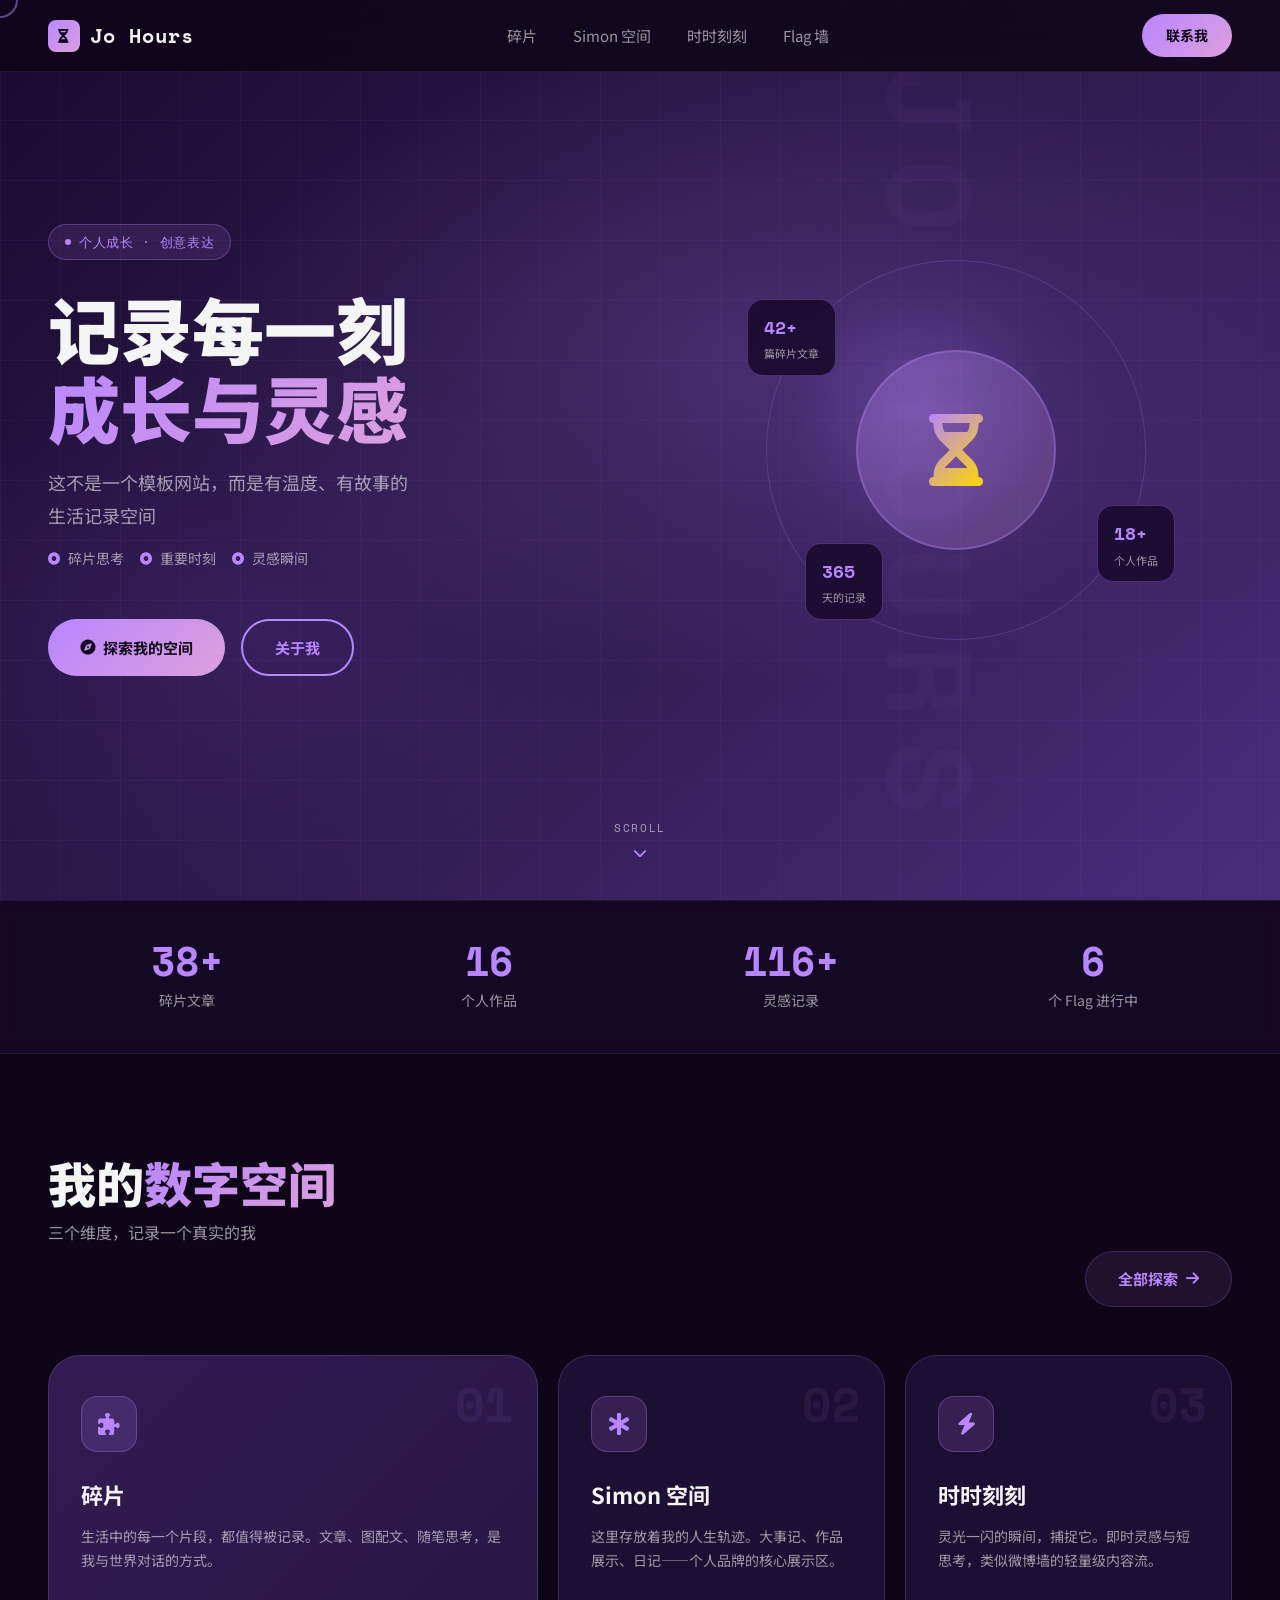
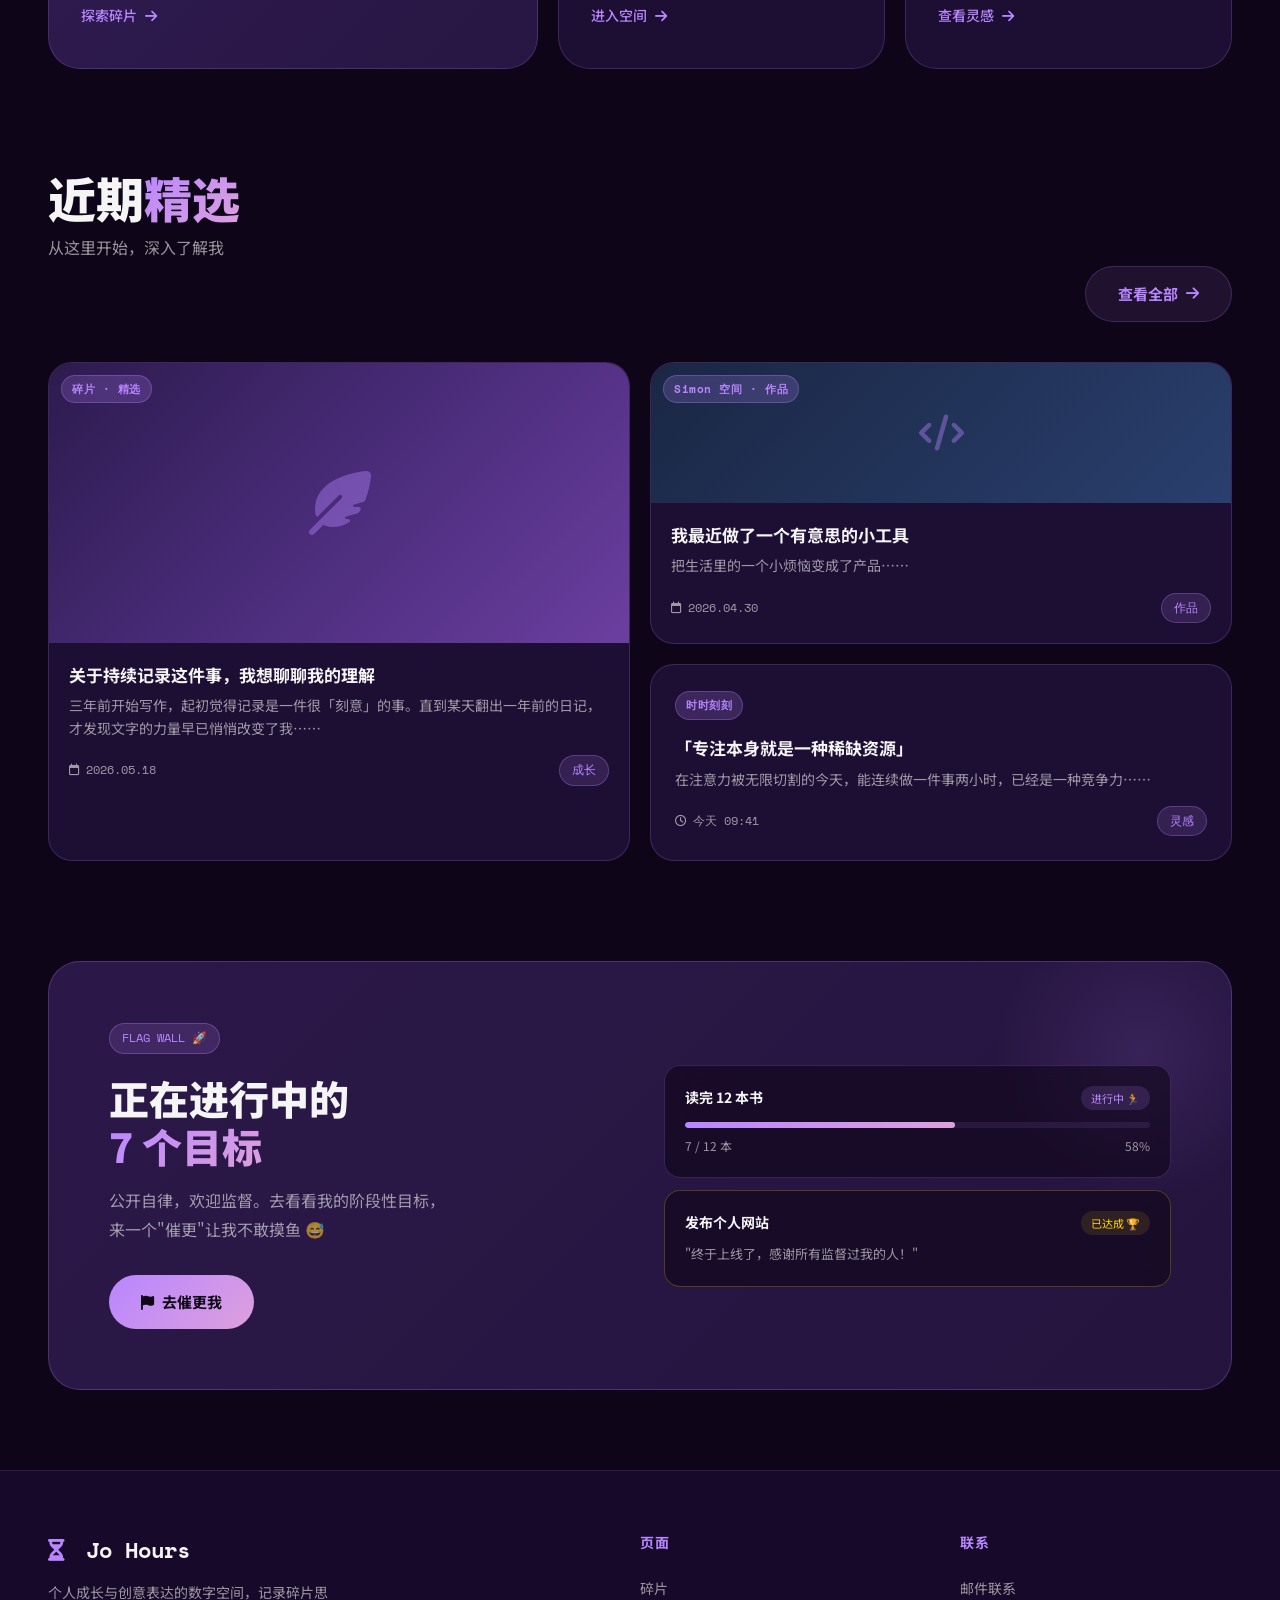
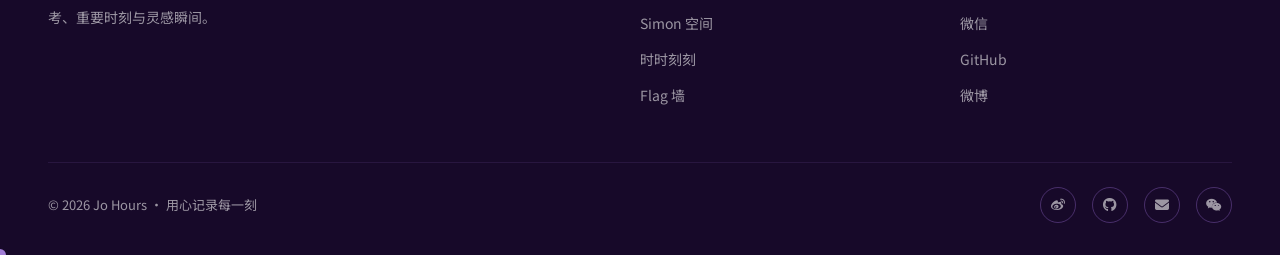
<file: index.html>
<!DOCTYPE html>
<html lang="zh-CN">
<head>
  <meta charset="UTF-8">
  <meta name="viewport" content="width=device-width, initial-scale=1.0">
  <meta name="description" content="Jo Hours - 记录每一刻的成长与灵感。碎片思考 · 重要时刻 · 灵感瞬间">
  <title>Jo Hours - 记录每一刻的成长与灵感</title>
  <link rel="stylesheet" href="style.css">
  <link rel="stylesheet" href="home.css">
  <link rel="stylesheet" href="https://cdnjs.cloudflare.com/ajax/libs/font-awesome/6.5.0/css/all.min.css">
</head>
<body>

<!-- 自定义光标 -->
<!-- 由 JS 动态生成 -->

<!-- ╔══════════════════════════════════════╗
     ║            导航栏                     ║
     ╚══════════════════════════════════════╝ -->
<nav class="navbar">
  <a href="index.html" class="nav-logo">
    <div class="logo-icon"><i class="fa-solid fa-hourglass-half"></i></div>
    Jo Hours
  </a>

  <ul class="nav-menu">
    <li><a href="fragments.html">碎片</a></li>
    <li><a href="simon.html">Simon 空间</a></li>
    <li><a href="moments.html">时时刻刻</a></li>
    <li><a href="flags.html">Flag 墙</a></li>
  </ul>

  <a href="mailto:hello@johours.com" class="nav-contact">联系我</a>

  <button class="hamburger" aria-label="菜单">
    <span></span><span></span><span></span>
  </button>
</nav>

<!-- 移动端菜单 -->
<div class="mobile-menu">
  <a href="fragments.html"><i class="fa-solid fa-puzzle-piece" style="margin-right:10px;color:var(--accent-bright)"></i>碎片</a>
  <a href="simon.html"><i class="fa-solid fa-star-of-life" style="margin-right:10px;color:var(--accent-bright)"></i>Simon 空间</a>
  <a href="moments.html"><i class="fa-solid fa-bolt" style="margin-right:10px;color:var(--accent-bright)"></i>时时刻刻</a>
  <a href="flags.html"><i class="fa-solid fa-flag" style="margin-right:10px;color:var(--accent-bright)"></i>Flag 墙</a>
  <a href="mailto:hello@johours.com">联系我 →</a>
</div>

<!-- ╔══════════════════════════════════════╗
     ║            Hero 首屏                  ║
     ╚══════════════════════════════════════╝ -->
<section class="hero">
  <!-- 背景层 -->
  <div class="hero-bg">
    <div class="hero-bg-gradient"></div>
    <div class="hero-grid"></div>
    <div class="hero-particles"></div>
  </div>

  <!-- 装饰大字 -->
  <div class="hero-deco-text">JO HOURS</div>

  <!-- 主内容 -->
  <div class="hero-content">
    <div class="hero-text">
      <div class="hero-label">
        <span class="dot"></span>
        个人成长 · 创意表达
      </div>

      <h1 class="hero-title">
        记录每一刻<br>
        <span class="line-accent">成长与灵感</span>
      </h1>

      <p class="hero-subtitle">
        这不是一个模板网站，而是有温度、有故事的<br>生活记录空间
      </p>

      <div class="hero-dots">
        <div class="hero-dot-item">
          <i class="fa-solid fa-circle-dot"></i>
          <span>碎片思考</span>
        </div>
        <div class="hero-dot-item">
          <i class="fa-solid fa-circle-dot"></i>
          <span>重要时刻</span>
        </div>
        <div class="hero-dot-item">
          <i class="fa-solid fa-circle-dot"></i>
          <span>灵感瞬间</span>
        </div>
      </div>

      <div class="hero-actions">
        <a href="fragments.html" class="btn btn-primary">
          <i class="fa-solid fa-compass"></i>
          探索我的空间
        </a>
        <a href="simon.html" class="btn btn-outline">
          关于我
        </a>
      </div>
    </div>

    <!-- Hero 右侧视觉 -->
    <div class="hero-visual">
      <div class="hero-orb">
        <!-- 环绕信息卡 -->
        <div class="orbit-card orbit-card-1">
          <div class="val" data-count data-target="42" data-suffix="+">42+</div>
          <div class="label">篇碎片文章</div>
        </div>
        <div class="orbit-card orbit-card-2">
          <div class="val" data-count data-target="18" data-suffix="+">18+</div>
          <div class="label">个人作品</div>
        </div>
        <div class="orbit-card orbit-card-3">
          <div class="val" data-count data-target="365">365</div>
          <div class="label">天的记录</div>
        </div>

        <div class="hero-orb-inner">
          <i class="fa-solid fa-hourglass-half hero-orb-icon"></i>
        </div>
      </div>
    </div>
  </div>

  <!-- 滚动提示 -->
  <div class="scroll-indicator" onclick="document.querySelector('.stats-bar').scrollIntoView({behavior:'smooth'})">
    <span>SCROLL</span>
    <i class="fa-solid fa-chevron-down"></i>
  </div>
</section>

<!-- ╔══════════════════════════════════════╗
     ║          数字统计栏                   ║
     ╚══════════════════════════════════════╝ -->
<div class="stats-bar">
  <div class="stats-inner">
    <div class="stat-item reveal">
      <div class="stat-num" data-count data-target="42" data-suffix="+">0+</div>
      <div class="stat-label">碎片文章</div>
    </div>
    <div class="stat-item reveal reveal-delay-1">
      <div class="stat-num" data-count data-target="18">0</div>
      <div class="stat-label">个人作品</div>
    </div>
    <div class="stat-item reveal reveal-delay-2">
      <div class="stat-num" data-count data-target="128" data-suffix="+">0+</div>
      <div class="stat-label">灵感记录</div>
    </div>
    <div class="stat-item reveal reveal-delay-3">
      <div class="stat-num" data-count data-target="7">0</div>
      <div class="stat-label">个 Flag 进行中</div>
    </div>
  </div>
</div>

<!-- ╔══════════════════════════════════════╗
     ║        三大模块入口区                  ║
     ╚══════════════════════════════════════╝ -->
<section class="modules-section">
  <div class="modules-header">
    <div>
      <h2 class="section-title reveal">我的<span class="gradient-text">数字空间</span></h2>
      <p class="section-subtitle reveal reveal-delay-1">三个维度，记录一个真实的我</p>
    </div>
    <a href="fragments.html" class="btn btn-ghost reveal">全部探索 <i class="fa-solid fa-arrow-right"></i></a>
  </div>

  <div class="modules-grid">
    <!-- 碎片 -->
    <a href="fragments.html" class="module-card featured card-3d reveal" style="text-decoration:none">
      <div class="module-count">01</div>
      <div class="module-icon">
        <i class="fa-solid fa-puzzle-piece"></i>
      </div>
      <h3>碎片</h3>
      <p>生活中的每一个片段，都值得被记录。文章、图配文、随笔思考，是我与世界对话的方式。</p>
      <span class="module-link">
        探索碎片 <i class="fa-solid fa-arrow-right"></i>
      </span>
    </a>

    <!-- Simon 空间 -->
    <a href="simon.html" class="module-card card-3d reveal reveal-delay-1" style="text-decoration:none">
      <div class="module-count">02</div>
      <div class="module-icon">
        <i class="fa-solid fa-star-of-life"></i>
      </div>
      <h3>Simon 空间</h3>
      <p>这里存放着我的人生轨迹。大事记、作品展示、日记——个人品牌的核心展示区。</p>
      <span class="module-link">
        进入空间 <i class="fa-solid fa-arrow-right"></i>
      </span>
    </a>

    <!-- 时时刻刻 -->
    <a href="moments.html" class="module-card card-3d reveal reveal-delay-2" style="text-decoration:none">
      <div class="module-count">03</div>
      <div class="module-icon">
        <i class="fa-solid fa-bolt"></i>
      </div>
      <h3>时时刻刻</h3>
      <p>灵光一闪的瞬间，捕捉它。即时灵感与短思考，类似微博墙的轻量级内容流。</p>
      <span class="module-link">
        查看灵感 <i class="fa-solid fa-arrow-right"></i>
      </span>
    </a>
  </div>
</section>

<!-- ╔══════════════════════════════════════╗
     ║         精选内容预览区                 ║
     ╚══════════════════════════════════════╝ -->
<section class="preview-section">
  <div class="preview-header">
    <div>
      <h2 class="section-title reveal">近期<span class="gradient-text">精选</span></h2>
      <p class="section-subtitle reveal reveal-delay-1">从这里开始，深入了解我</p>
    </div>
    <a href="fragments.html" class="btn btn-ghost reveal">查看全部 <i class="fa-solid fa-arrow-right"></i></a>
  </div>

  <div class="preview-grid">
    <!-- 主推文章 -->
    <a href="fragments.html" class="preview-card preview-card-featured reveal" style="text-decoration:none">
      <div class="preview-card-img" style="background:linear-gradient(135deg,#2D1B4E,#4A2C7A,#6B3FA0);">
        <span class="preview-card-type">碎片 · 精选</span>
        <i class="fa-solid fa-feather-pointed" style="font-size:64px;color:rgba(184,134,255,0.4)"></i>
      </div>
      <div class="preview-card-body">
        <h4>关于持续记录这件事，我想聊聊我的理解</h4>
        <p>三年前开始写作，起初觉得记录是一件很「刻意」的事。直到某天翻出一年前的日记，才发现文字的力量早已悄悄改变了我……</p>
        <div class="preview-card-meta">
          <span><i class="fa-regular fa-calendar" style="margin-right:6px"></i>2026.05.18</span>
          <span class="tag">成长</span>
        </div>
      </div>
    </a>

    <!-- 作品预览 -->
    <a href="simon.html" class="preview-card reveal reveal-delay-1" style="text-decoration:none">
      <div class="preview-card-img" style="height:140px;background:linear-gradient(135deg,#1A2744,#2A3F6E);">
        <span class="preview-card-type">Simon 空间 · 作品</span>
        <i class="fa-solid fa-code" style="font-size:36px;color:rgba(184,134,255,0.4)"></i>
      </div>
      <div class="preview-card-body">
        <h4>我最近做了一个有意思的小工具</h4>
        <p>把生活里的一个小烦恼变成了产品……</p>
        <div class="preview-card-meta">
          <span><i class="fa-regular fa-calendar" style="margin-right:6px"></i>2026.04.30</span>
          <span class="tag">作品</span>
        </div>
      </div>
    </a>

    <!-- 灵感片段 -->
    <a href="moments.html" class="preview-card reveal reveal-delay-2" style="text-decoration:none">
      <div class="preview-card-body" style="padding:24px">
        <span class="preview-card-type" style="position:static;display:inline-block;margin-bottom:16px">时时刻刻</span>
        <h4>「专注本身就是一种稀缺资源」</h4>
        <p>在注意力被无限切割的今天，能连续做一件事两小时，已经是一种竞争力……</p>
        <div class="preview-card-meta">
          <span><i class="fa-regular fa-clock" style="margin-right:6px"></i>今天 09:41</span>
          <span class="tag">灵感</span>
        </div>
      </div>
    </a>
  </div>
</section>

<!-- ╔══════════════════════════════════════╗
     ║         Flag 墙预告区                 ║
     ╚══════════════════════════════════════╝ -->
<section style="padding:0 48px 80px;max-width:1280px;margin:0 auto;">
  <div style="background:linear-gradient(135deg,rgba(74,44,122,0.5),rgba(45,27,78,0.7));border:1px solid rgba(184,134,255,0.25);border-radius:32px;padding:60px;display:grid;grid-template-columns:1fr 1fr;gap:48px;align-items:center;overflow:hidden;position:relative;">
    <!-- 装饰 -->
    <div style="position:absolute;right:-60px;top:-60px;width:300px;height:300px;border-radius:50%;background:radial-gradient(circle,rgba(184,134,255,0.12),transparent 70%);pointer-events:none;"></div>

    <div class="reveal">
      <div class="tag" style="margin-bottom:20px;font-family:'Space Mono',monospace;">FLAG WALL 🚀</div>
      <h2 style="font-size:40px;font-weight:900;line-height:1.2;margin-bottom:16px;">
        正在进行中的<br><span class="gradient-text">7 个目标</span>
      </h2>
      <p style="color:var(--text-muted);font-size:16px;line-height:1.8;margin-bottom:32px;">
        公开自律，欢迎监督。去看看我的阶段性目标，<br>来一个"催更"让我不敢摸鱼 😅
      </p>
      <a href="flags.html" class="btn btn-primary">
        <i class="fa-solid fa-flag"></i>
        去催更我
      </a>
    </div>

    <div class="reveal reveal-delay-2">
      <!-- Flag 卡片预览 -->
      <div style="display:flex;flex-direction:column;gap:12px;">
        <div style="background:rgba(15,5,24,0.6);border:1px solid rgba(184,134,255,0.2);border-radius:16px;padding:20px;backdrop-filter:blur(10px);">
          <div style="display:flex;justify-content:space-between;align-items:flex-start;margin-bottom:12px;">
            <span style="font-size:14px;font-weight:700;">读完 12 本书</span>
            <span style="font-size:11px;color:var(--accent-bright);background:rgba(184,134,255,0.15);padding:3px 10px;border-radius:20px;">进行中 🏃</span>
          </div>
          <div style="background:rgba(184,134,255,0.1);border-radius:8px;height:6px;overflow:hidden;">
            <div style="width:58%;height:100%;background:linear-gradient(90deg,var(--accent-bright),var(--accent-soft));border-radius:8px;"></div>
          </div>
          <div style="display:flex;justify-content:space-between;margin-top:8px;font-size:12px;color:var(--text-muted);">
            <span>7 / 12 本</span>
            <span>58%</span>
          </div>
        </div>

        <div style="background:rgba(15,5,24,0.6);border:1px solid rgba(255,215,0,0.25);border-radius:16px;padding:20px;backdrop-filter:blur(10px);">
          <div style="display:flex;justify-content:space-between;align-items:flex-start;margin-bottom:8px;">
            <span style="font-size:14px;font-weight:700;">发布个人网站</span>
            <span style="font-size:11px;color:var(--accent-gold);background:rgba(255,215,0,0.1);padding:3px 10px;border-radius:20px;">已达成 🏆</span>
          </div>
          <p style="font-size:13px;color:var(--text-muted);">"终于上线了，感谢所有监督过我的人！"</p>
        </div>
      </div>
    </div>
  </div>
</section>

<!-- ╔══════════════════════════════════════╗
     ║            Footer                    ║
     ╚══════════════════════════════════════╝ -->
<footer class="footer">
  <div class="footer-inner">
    <div class="footer-brand">
      <div class="logo">
        <i class="fa-solid fa-hourglass-half" style="color:var(--accent-bright);margin-right:8px"></i>
        Jo Hours
      </div>
      <p>个人成长与创意表达的数字空间，记录碎片思考、重要时刻与灵感瞬间。</p>
    </div>

    <div class="footer-col">
      <h4>页面</h4>
      <a href="fragments.html">碎片</a>
      <a href="simon.html">Simon 空间</a>
      <a href="moments.html">时时刻刻</a>
      <a href="flags.html">Flag 墙</a>
    </div>

    <div class="footer-col">
      <h4>联系</h4>
      <a href="mailto:hello@johours.com">邮件联系</a>
      <a href="#">微信</a>
      <a href="#">GitHub</a>
      <a href="#">微博</a>
    </div>
  </div>

  <div class="footer-bottom">
    <p>© 2026 Jo Hours · 用心记录每一刻</p>
    <div class="footer-social">
      <a href="#"><i class="fa-brands fa-weibo"></i></a>
      <a href="#"><i class="fa-brands fa-github"></i></a>
      <a href="#"><i class="fa-solid fa-envelope"></i></a>
      <a href="#"><i class="fa-brands fa-weixin"></i></a>
    </div>
  </div>
</footer>

<script src="main.js"></script>
</body>
</html>
</file>
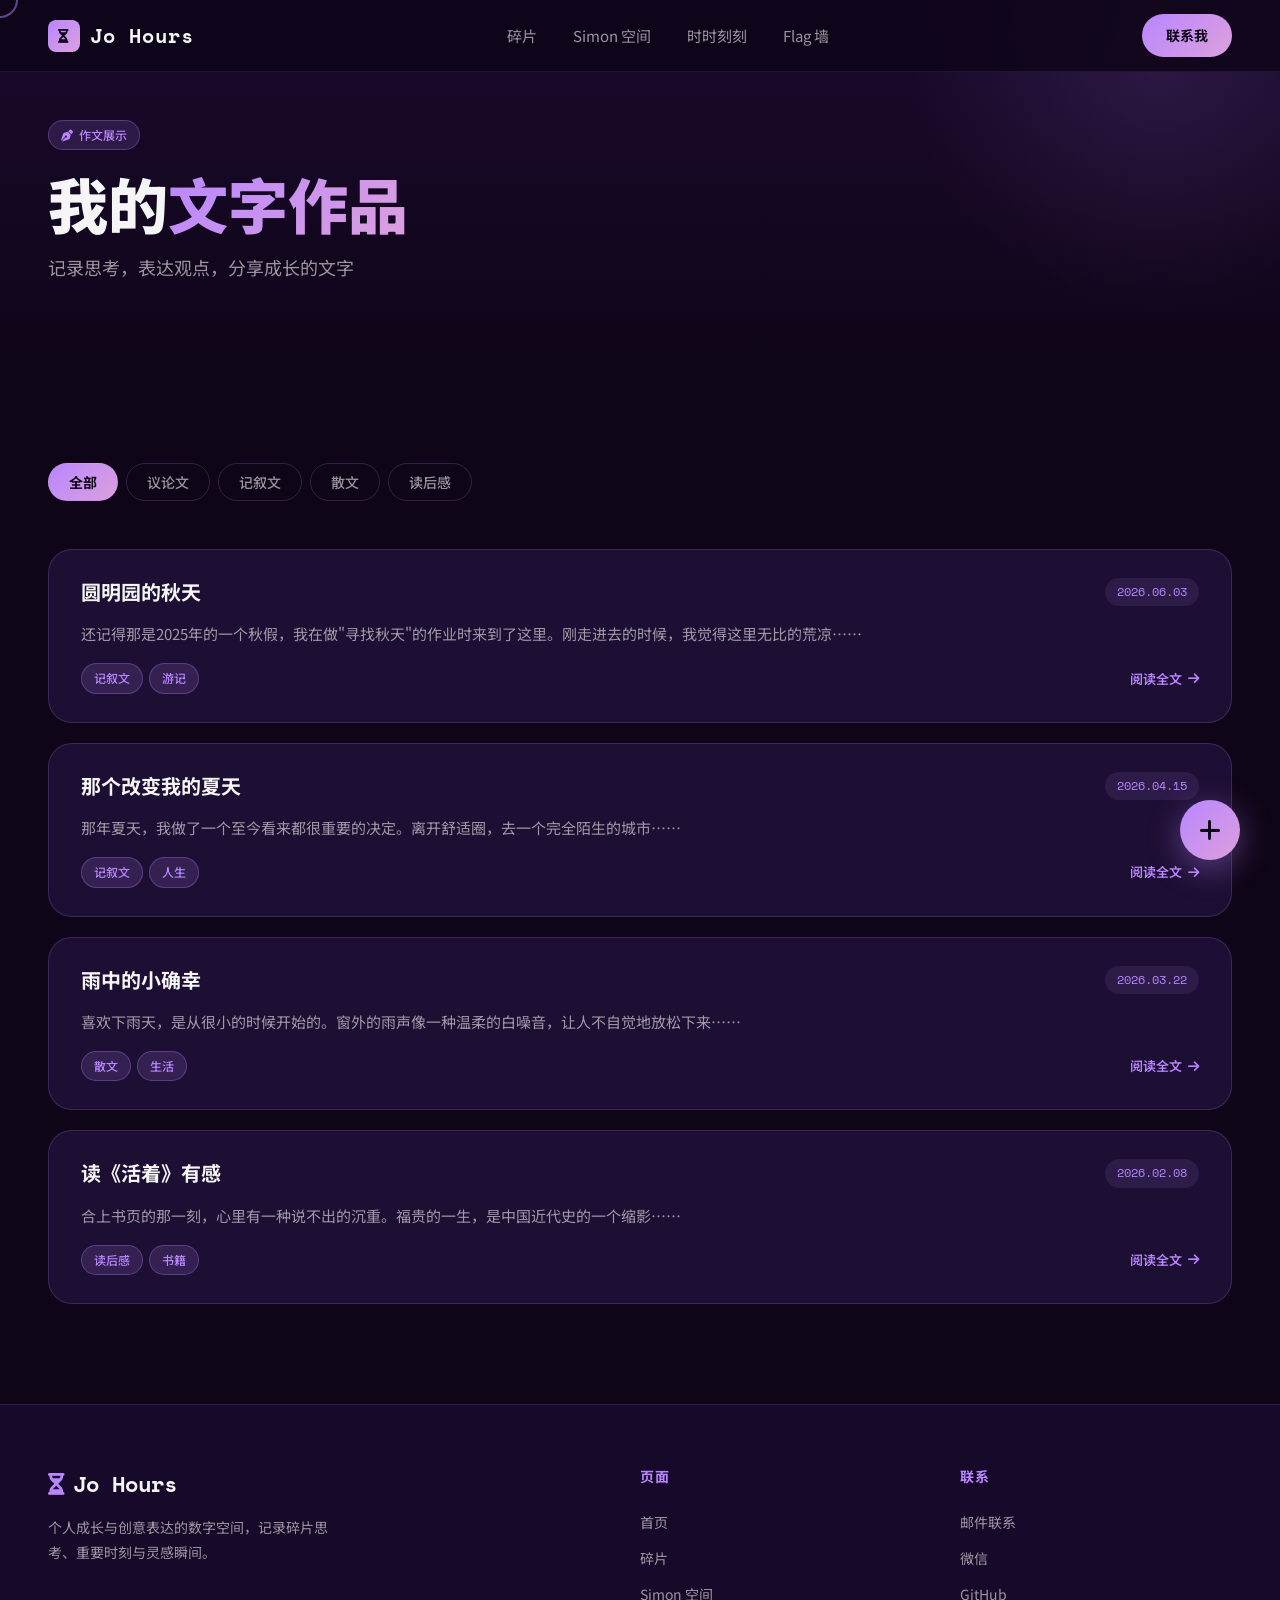
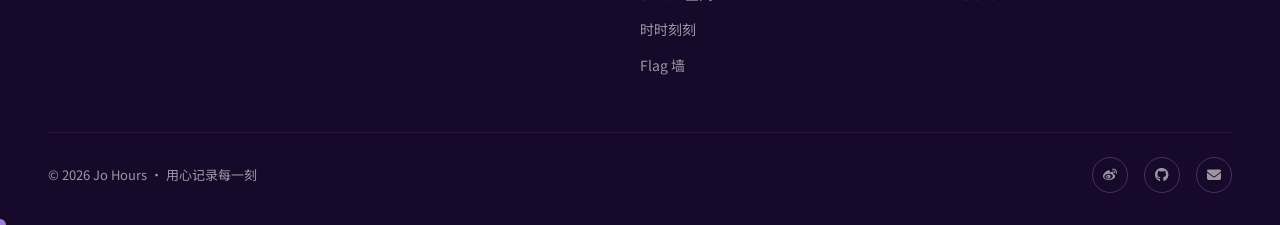
<file: essays.html>
<!DOCTYPE html>
<html lang="zh-CN">
<head>
  <meta charset="UTF-8">
  <meta name="viewport" content="width=device-width, initial-scale=1.0">
  <meta name="description" content="作文展示 - Jo Hours · 我的文字作品集">
  <title>作文展示 · Jo Hours</title>
  <link rel="stylesheet" href="style.css">
  <link rel="stylesheet" href="https://cdnjs.cloudflare.com/ajax/libs/font-awesome/6.5.0/css/all.min.css">
  <style>
    /* ── 筛选栏 ── */
    .filter-bar {
      display: flex;
      gap: 8px;
      flex-wrap: wrap;
      margin-bottom: 48px;
    }

    .filter-btn {
      padding: 8px 20px;
      border-radius: 40px;
      border: 1px solid var(--card-border);
      background: none;
      color: var(--text-muted);
      font-size: 14px;
      font-weight: 500;
      font-family: 'Noto Sans SC', sans-serif;
      cursor: pointer;
      transition: all var(--duration-fast) var(--ease-out);
    }

    .filter-btn:hover {
      border-color: var(--accent-bright);
      color: var(--text-light);
    }

    .filter-btn.active {
      background: linear-gradient(135deg, var(--accent-bright), var(--accent-soft));
      color: var(--bg-deep);
      border-color: transparent;
      font-weight: 700;
    }

    /* ── 作文列表 ── */
    .essay-list {
      display: flex;
      flex-direction: column;
      gap: 20px;
    }

    .essay-card {
      background: var(--card-bg);
      border: 1px solid var(--card-border);
      border-radius: var(--radius-lg);
      padding: 28px 32px;
      cursor: pointer;
      transition: all var(--duration-mid) var(--ease-out);
      text-decoration: none;
      display: block;
    }

    .essay-card:hover {
      border-color: var(--card-hover-border);
      box-shadow: 0 8px 32px rgba(184,134,255,0.12);
      transform: translateY(-2px);
      background: rgba(74,44,122,0.4);
    }

    .essay-card-header {
      display: flex;
      justify-content: space-between;
      align-items: flex-start;
      margin-bottom: 14px;
      gap: 16px;
    }

    .essay-card-title {
      font-size: 20px;
      font-weight: 700;
      color: var(--text-light);
      line-height: 1.4;
    }

    .essay-card-date {
      font-family: 'Space Mono', monospace;
      font-size: 12px;
      color: var(--accent-bright);
      background: rgba(184,134,255,0.1);
      padding: 4px 12px;
      border-radius: 20px;
      white-space: nowrap;
      flex-shrink: 0;
    }

    .essay-card-excerpt {
      font-size: 15px;
      color: var(--text-muted);
      line-height: 1.8;
      margin-bottom: 16px;
      display: -webkit-box;
      -webkit-line-clamp: 2;
      -webkit-box-orient: vertical;
      overflow: hidden;
    }

    .essay-card-footer {
      display: flex;
      justify-content: space-between;
      align-items: center;
    }

    .essay-card-tags {
      display: flex;
      gap: 6px;
    }

    .essay-card-read {
      font-size: 13px;
      color: var(--accent-bright);
      font-weight: 600;
      display: flex;
      align-items: center;
      gap: 6px;
      transition: gap var(--duration-fast) var(--ease-out);
    }

    .essay-card:hover .essay-card-read {
      gap: 10px;
    }

    /* ── 作文详情弹窗 ── */
    .essay-modal-overlay {
      position: fixed;
      inset: 0;
      background: rgba(15,5,24,0.85);
      backdrop-filter: blur(12px);
      z-index: 2000;
      display: flex;
      align-items: flex-start;
      justify-content: center;
      padding: 60px 24px;
      overflow-y: auto;
      opacity: 0;
      pointer-events: none;
      transition: opacity var(--duration-mid) var(--ease-out);
    }

    .essay-modal-overlay.open {
      opacity: 1;
      pointer-events: all;
    }

    .essay-modal {
      background: linear-gradient(180deg, #1A0A2E, #0F0518);
      border: 1px solid var(--card-border);
      border-radius: var(--radius-xl);
      width: 100%;
      max-width: 800px;
      padding: 48px;
      position: relative;
      transform: translateY(30px);
      transition: transform var(--duration-mid) var(--ease-out);
    }

    .essay-modal-overlay.open .essay-modal {
      transform: translateY(0);
    }

    .essay-modal-close {
      position: absolute;
      top: 20px;
      right: 20px;
      width: 36px;
      height: 36px;
      border-radius: 50%;
      border: 1px solid var(--card-border);
      background: rgba(45,27,78,0.5);
      color: var(--text-muted);
      font-size: 16px;
      cursor: pointer;
      display: flex;
      align-items: center;
      justify-content: center;
      transition: all var(--duration-fast) var(--ease-out);
    }

    .essay-modal-close:hover {
      border-color: var(--accent-bright);
      color: var(--text-light);
    }

    .essay-modal-meta {
      display: flex;
      gap: 12px;
      align-items: center;
      margin-bottom: 24px;
      flex-wrap: wrap;
    }

    .essay-modal-date {
      font-family: 'Space Mono', monospace;
      font-size: 13px;
      color: var(--accent-bright);
    }

    .essay-modal-title {
      font-size: 32px;
      font-weight: 900;
      color: var(--text-light);
      line-height: 1.3;
      margin-bottom: 24px;
    }

    .essay-modal-body {
      font-size: 16px;
      color: var(--text-muted);
      line-height: 2;
    }

    .essay-modal-body p {
      margin-bottom: 20px;
    }

    /* ── 添加作文按钮 ── */
    .add-essay-fab {
      position: fixed;
      bottom: 40px;
      right: 40px;
      width: 60px;
      height: 60px;
      border-radius: 50%;
      background: linear-gradient(135deg, var(--accent-bright), var(--accent-soft));
      color: var(--bg-deep);
      font-size: 24px;
      border: none;
      cursor: pointer;
      box-shadow: 0 8px 32px rgba(184,134,255,0.4);
      z-index: 100;
      display: flex;
      align-items: center;
      justify-content: center;
      transition: transform var(--duration-fast) var(--ease-spring),
                  box-shadow var(--duration-fast) var(--ease-out);
    }

    .add-essay-fab:hover {
      transform: scale(1.1);
      box-shadow: 0 12px 40px rgba(184,134,255,0.6);
    }

    /* ── 添加作文表单弹窗 ── */
    .add-essay-overlay {
      position: fixed;
      inset: 0;
      background: rgba(15,5,24,0.9);
      backdrop-filter: blur(16px);
      z-index: 3000;
      display: flex;
      align-items: center;
      justify-content: center;
      padding: 24px;
      opacity: 0;
      pointer-events: none;
      transition: opacity var(--duration-mid) var(--ease-out);
    }

    .add-essay-overlay.open {
      opacity: 1;
      pointer-events: all;
    }

    .add-essay-form {
      background: linear-gradient(180deg, #1A0A2E, #0F0518);
      border: 1px solid var(--card-border);
      border-radius: var(--radius-xl);
      width: 100%;
      max-width: 680px;
      padding: 40px;
      max-height: 90vh;
      overflow-y: auto;
    }

    .add-essay-form h2 {
      font-size: 24px;
      font-weight: 800;
      color: var(--text-light);
      margin-bottom: 28px;
    }

    .form-group {
      margin-bottom: 20px;
    }

    .form-group label {
      display: block;
      font-size: 14px;
      font-weight: 600;
      color: var(--text-muted);
      margin-bottom: 8px;
    }

    .form-group input,
    .form-group textarea,
    .form-group select {
      width: 100%;
      padding: 12px 16px;
      background: rgba(45,27,78,0.6);
      border: 1px solid var(--card-border);
      border-radius: var(--radius-md);
      color: var(--text-light);
      font-size: 15px;
      font-family: 'Noto Sans SC', sans-serif;
      transition: border-color var(--duration-fast);
      outline: none;
    }

    .form-group input:focus,
    .form-group textarea:focus,
    .form-group select:focus {
      border-color: var(--accent-bright);
    }

    .form-group textarea {
      min-height: 200px;
      resize: vertical;
      line-height: 1.8;
    }

    .form-actions {
      display: flex;
      gap: 12px;
      justify-content: flex-end;
      margin-top: 28px;
    }

    .form-actions .btn {
      font-size: 14px;
      padding: 12px 28px;
    }

    /* ── 空状态 ── */
    .empty-state {
      text-align: center;
      padding: 80px 20px;
      color: var(--text-muted);
    }

    .empty-state i {
      font-size: 64px;
      color: rgba(184,134,255,0.2);
      margin-bottom: 20px;
    }

    .empty-state h3 {
      font-size: 20px;
      color: var(--text-light);
      margin-bottom: 12px;
    }

    .empty-state p {
      font-size: 15px;
      margin-bottom: 28px;
    }

    /* 响应式 */
    @media (max-width: 767px) {
      .essay-card {
        padding: 20px;
      }
      .essay-card-title {
        font-size: 17px;
      }
      .essay-modal {
        padding: 28px 20px;
      }
      .essay-modal-title {
        font-size: 24px;
      }
      .add-essay-fab {
        bottom: 24px;
        right: 24px;
        width: 52px;
        height: 52px;
        font-size: 20px;
      }
    }
  </style>
</head>
<body>

<nav class="navbar">
  <a href="index.html" class="nav-logo">
    <div class="logo-icon"><i class="fa-solid fa-hourglass-half"></i></div>
    Jo Hours
  </a>
  <ul class="nav-menu">
    <li><a href="fragments.html">碎片</a></li>
    <li><a href="simon.html">Simon 空间</a></li>
    <li><a href="moments.html">时时刻刻</a></li>
    <li><a href="flags.html">Flag 墙</a></li>
  </ul>
  <a href="mailto:hello@johours.com" class="nav-contact">联系我</a>
  <button class="hamburger"><span></span><span></span><span></span></button>
</nav>

<div class="mobile-menu">
  <a href="fragments.html"><i class="fa-solid fa-puzzle-piece" style="margin-right:10px;color:var(--accent-bright)"></i>碎片</a>
  <a href="simon.html"><i class="fa-solid fa-star-of-life" style="margin-right:10px;color:var(--accent-bright)"></i>Simon 空间</a>
  <a href="moments.html"><i class="fa-solid fa-bolt" style="margin-right:10px;color:var(--accent-bright)"></i>时时刻刻</a>
  <a href="flags.html"><i class="fa-solid fa-flag" style="margin-right:10px;color:var(--accent-bright)"></i>Flag 墙</a>
  <a href="mailto:hello@johours.com">联系我 →</a>
</div>

<!-- Banner -->
<div class="page-banner page-top">
  <div class="page-banner-inner">
    <div class="tag reveal" style="margin-bottom:20px;">
      <i class="fa-solid fa-pen-nib" style="margin-right:6px"></i>作文展示
    </div>
    <h1 class="reveal">我的<span>文字作品</span></h1>
    <p class="reveal reveal-delay-1">记录思考，表达观点，分享成长的文字</p>
  </div>
</div>

<div class="section">
  <!-- 筛选栏 -->
  <div class="filter-bar reveal">
    <button class="filter-btn active" data-filter="all">全部</button>
    <button class="filter-btn" data-filter="议论文">议论文</button>
    <button class="filter-btn" data-filter="记叙文">记叙文</button>
    <button class="filter-btn" data-filter="散文">散文</button>
    <button class="filter-btn" data-filter="读后感">读后感</button>
  </div>

  <!-- 作文列表 -->
  <div class="essay-list" id="essayList">

    <!-- 作文 1 -->
    <div class="essay-card reveal" data-type="记叙文" onclick="openEssay(0)">
      <div class="essay-card-header">
        <h3 class="essay-card-title">圆明园的秋天</h3>
        <span class="essay-card-date">2026.06.03</span>
      </div>
      <p class="essay-card-excerpt">还记得那是2025年的一个秋假，我在做"寻找秋天"的作业时来到了这里。刚走进去的时候，我觉得这里无比的荒凉……</p>
      <div class="essay-card-footer">
        <div class="essay-card-tags">
          <span class="tag">记叙文</span>
          <span class="tag">游记</span>
        </div>
        <span class="essay-card-read">阅读全文 <i class="fa-solid fa-arrow-right"></i></span>
      </div>
    </div>

    <!-- 作文 2 -->
    <div class="essay-card reveal reveal-delay-1" data-type="记叙文" onclick="openEssay(1)">
      <div class="essay-card-header">
        <h3 class="essay-card-title">那个改变我的夏天</h3>
        <span class="essay-card-date">2026.04.15</span>
      </div>
      <p class="essay-card-excerpt">那年夏天，我做了一个至今看来都很重要的决定。离开舒适圈，去一个完全陌生的城市……</p>
      <div class="essay-card-footer">
        <div class="essay-card-tags">
          <span class="tag">记叙文</span>
          <span class="tag">人生</span>
        </div>
        <span class="essay-card-read">阅读全文 <i class="fa-solid fa-arrow-right"></i></span>
      </div>
    </div>

    <!-- 作文 3 -->
    <div class="essay-card reveal reveal-delay-2" data-type="散文" onclick="openEssay(2)">
      <div class="essay-card-header">
        <h3 class="essay-card-title">雨中的小确幸</h3>
        <span class="essay-card-date">2026.03.22</span>
      </div>
      <p class="essay-card-excerpt">喜欢下雨天，是从很小的时候开始的。窗外的雨声像一种温柔的白噪音，让人不自觉地放松下来……</p>
      <div class="essay-card-footer">
        <div class="essay-card-tags">
          <span class="tag">散文</span>
          <span class="tag">生活</span>
        </div>
        <span class="essay-card-read">阅读全文 <i class="fa-solid fa-arrow-right"></i></span>
      </div>
    </div>

    <!-- 作文 4 -->
    <div class="essay-card reveal" data-type="读后感" onclick="openEssay(3)">
      <div class="essay-card-header">
        <h3 class="essay-card-title">读《活着》有感</h3>
        <span class="essay-card-date">2026.02.08</span>
      </div>
      <p class="essay-card-excerpt">合上书页的那一刻，心里有一种说不出的沉重。福贵的一生，是中国近代史的一个缩影……</p>
      <div class="essay-card-footer">
        <div class="essay-card-tags">
          <span class="tag">读后感</span>
          <span class="tag">书籍</span>
        </div>
        <span class="essay-card-read">阅读全文 <i class="fa-solid fa-arrow-right"></i></span>
      </div>
    </div>

  </div>
</div>

<!-- 作文详情弹窗 -->
<div class="essay-modal-overlay" id="essayModal">
  <div class="essay-modal">
    <button class="essay-modal-close" onclick="closeEssay()"><i class="fa-solid fa-xmark"></i></button>
    <div class="essay-modal-meta">
      <span class="essay-modal-date" id="essayDate"></span>
      <span class="tag" id="essayTag"></span>
    </div>
    <h2 class="essay-modal-title" id="essayTitle"></h2>
    <div class="essay-modal-body" id="essayBody"></div>
  </div>
</div>

<!-- 添加作文表单弹窗 -->
<div class="add-essay-overlay" id="addEssayOverlay">
  <div class="add-essay-form">
    <h2>✍️ 添加新作文</h2>
    <div class="form-group">
      <label>作文标题 *</label>
      <input type="text" id="essayTitleInput" placeholder="例如：论坚持的力量">
    </div>
    <div class="form-group">
      <label>作文类型 *</label>
      <select id="essayTypeInput">
        <option value="议论文">议论文</option>
        <option value="记叙文">记叙文</option>
        <option value="散文">散文</option>
        <option value="读后感">读后感</option>
        <option value="其他">其他</option>
      </select>
    </div>
    <div class="form-group">
      <label>标签（用逗号分隔）</label>
      <input type="text" id="essayTagsInput" placeholder="例如：成长,人生,思考">
    </div>
    <div class="form-group">
      <label>作文正文 *</label>
      <textarea id="essayContentInput" placeholder="在这里写下你的作文内容……"></textarea>
    </div>
    <div class="form-actions">
      <button class="btn btn-ghost" onclick="closeAddEssay()">取消</button>
      <button class="btn btn-primary" onclick="submitEssay()"><i class="fa-solid fa-check"></i> 发布作文</button>
    </div>
  </div>
</div>

<!-- 悬浮添加按钮 -->
<button class="add-essay-fab" onclick="openAddEssay()" title="添加新作文">
  <i class="fa-solid fa-plus"></i>
</button>

<footer class="footer">
  <div class="footer-inner">
    <div class="footer-brand">
      <div class="logo"><i class="fa-solid fa-hourglass-half" style="color:var(--accent-bright);margin-right:8px"></i>Jo Hours</div>
      <p>个人成长与创意表达的数字空间，记录碎片思考、重要时刻与灵感瞬间。</p>
    </div>
    <div class="footer-col">
      <h4>页面</h4>
      <a href="index.html">首页</a>
      <a href="fragments.html">碎片</a>
      <a href="simon.html">Simon 空间</a>
      <a href="moments.html">时时刻刻</a>
      <a href="flags.html">Flag 墙</a>
    </div>
    <div class="footer-col">
      <h4>联系</h4>
      <a href="mailto:hello@johours.com">邮件联系</a>
      <a href="#">微信</a><a href="#">GitHub</a>
    </div>
  </div>
  <div class="footer-bottom">
    <p>© 2026 Jo Hours · 用心记录每一刻</p>
    <div class="footer-social">
      <a href="#"><i class="fa-brands fa-weibo"></i></a>
      <a href="#"><i class="fa-brands fa-github"></i></a>
      <a href="#"><i class="fa-solid fa-envelope"></i></a>
    </div>
  </div>
</footer>

<script src="main.js"></script>
<script>
  // ── 作文数据 ──
  const essays = [
    {
      title: '圆明园的秋天',
      date: '2026.06.03',
      type: '记叙文',
      tags: ['记叙文', '游记'],
      body: `<p>还记得那是2025年的一个秋假，我在做"寻找秋天"的作业时来到了这里。刚走进去的时候，我觉得这里无比的荒凉，唯一可以看到的建筑物，除了围墙就是地上零零散散的大石板，跟以前对比起来，都感觉不是同一个地方。</p>
             <p>我又往里走了一会儿，终于发现了它的主遗址。走进去，映入眼帘的就是很多枯萎的树木，还有一根根孤零零的石柱，和一些散落在地上的石块。那些石柱就像孤独的老人一样，分散地立在那里，很难想象，这座曾经的皇家园林究竟经历了什么，才会变成如今这般模样？这里就像一座废弃的造砖厂，到处都堆满着破损的石块。原本是建筑的地方，现在已经杂草丛生，那一块块倒在地上的石砖，就好像在无声地诉说着什么似的。</p>
             <p>想当年，圆明园被称为世界上最大的人工园林，圆明三园加起来比法国的凡尔赛宫还要大。西洋楼内金碧辉煌，福海、后湖、前湖碧波荡漾。可谓集天下园林之大成，当之无愧的"万园之园"。但是后来，英法联军侵略中国，攻入北京，这让自诩"天朝上国"的清朝颜面扫地。他们进入圆明园之后，疯了似的抢夺财宝，将园内的文物洗劫一空。据说因为有的墙上镶了点金子，他们就要拼了命地把金子刮下来。最后为了销毁罪证，还放了一把火，那火整整烧了三天三夜。</p>
             <p>站在这片废墟上，我的思绪久久不能平静。圆明园的废墟无声地诉说着那段屈辱的历史，它时刻提醒我们：落后就要挨打。作为新时代的少年儿童，我们更应铭记历史、发奋图强，守护好我们的祖国，不让这样的悲剧重演。</p>`
    },
    {
      title: '那个改变我的夏天',
      date: '2026.04.15',
      type: '记叙文',
      tags: ['记叙文', '人生'],
      body: `<p>那年夏天，我做了一个至今看来都很重要的决定。离开舒适圈，去一个完全陌生的城市。</p>
             <p>出发前的晚上，我收拾行李到凌晨两点。不是因为东西多，而是心里有太多不确定。我知道，这一走，很多东西都会不一样了。</p>
             <p>到了新城市的第一周，是最难熬的。没有朋友，没有熟悉的食物，甚至连说话的口音都让我觉得自己是个外人。但也是那一周，我第一次感受到了"独立"的真正含义。</p>
             <p>那个夏天教会我的，不是某个具体的技能，而是一种心态——敢于走出舒适圈的心态。从那以后，我再也不怕"陌生"了。</p>`
    },
    {
      title: '雨中的小确幸',
      date: '2026.03.22',
      type: '散文',
      tags: ['散文', '生活'],
      body: `<p>喜欢下雨天，是从很小的时候开始的。窗外的雨声像一种温柔的白噪音，让人不自觉地放松下来。</p>
             <p>记得小时候，每逢雨天，妈妈总会煮一锅热腾腾的汤圆。我坐在窗边，一边吃汤圆，一边看雨滴从玻璃上滑落。那种温暖和安宁，至今想起来都觉得美好。</p>
             <p>现在的我，依然喜欢雨天。不同的是，现在是一个人住，雨天的时候，我会泡一杯热茶，打开落地灯，读一本好书。雨水敲打窗户的声音，反而让屋里显得更加安静。</p>
             <p>生活里有很多这样的"小确幸"——不需要大张旗鼓，不需要别人理解，自己知道就好。雨天，就是我的小确幸之一。</p>`
    },
    {
      title: '读《活着》有感',
      date: '2026.02.08',
      type: '读后感',
      tags: ['读后感', '书籍'],
      body: `<p>合上书页的那一刻，心里有一种说不出的沉重。福贵的一生，是中国近代史的一个缩影，也是无数普通人命运的写照。</p>
             <p>余华用最朴素的文字，讲述了一个最残酷的故事。福贵从一个阔少爷，到一无所有的老人，中间经历了战争、饥荒、失去亲人……每一次我以为"他总该翻身了吧"，命运又会给他重重一击。</p>
             <p>但最让我震撼的，不是福贵遭受了多少苦难，而是他在苦难中依然活着的韧性。到了最后，他只剩下一头老牛，却依然每天下地干活，依然在傍晚时分和老牛说话。</p>
             <p>"活着"本身，就是一种意义。不需要宏大的理由，不需要别人来证明。活着，就很好。</p>`
    }
  ];

  // ── 筛选功能 ──
  document.querySelectorAll('.filter-btn').forEach(btn => {
    btn.addEventListener('click', () => {
      document.querySelectorAll('.filter-btn').forEach(b => b.classList.remove('active'));
      btn.classList.add('active');
      const filter = btn.dataset.filter;
      document.querySelectorAll('.essay-card').forEach(card => {
        if (filter === 'all' || card.dataset.type === filter) {
          card.style.display = '';
        } else {
          card.style.display = 'none';
        }
      });
    });
  });

  // ── 打开作文详情 ──
  function openEssay(index) {
    const essay = essays[index];
    document.getElementById('essayDate').textContent = essay.date;
    document.getElementById('essayTag').textContent = essay.type;
    document.getElementById('essayTitle').textContent = essay.title;
    document.getElementById('essayBody').innerHTML = essay.body;
    document.getElementById('essayModal').classList.add('open');
    document.body.style.overflow = 'hidden';
  }

  function closeEssay() {
    document.getElementById('essayModal').classList.remove('open');
    document.body.style.overflow = '';
  }

  // ── 添加作文 ──
  function openAddEssay() {
    document.getElementById('addEssayOverlay').classList.add('open');
    document.body.style.overflow = 'hidden';
  }

  function closeAddEssay() {
    document.getElementById('addEssayOverlay').classList.remove('open');
    document.body.style.overflow = '';
  }

  function submitEssay() {
    const title = document.getElementById('essayTitleInput').value.trim();
    const type = document.getElementById('essayTypeInput').value;
    const tags = document.getElementById('essayTagsInput').value.trim();
    const content = document.getElementById('essayContentInput').value.trim();

    if (!title || !content) {
      alert('请填写标题和正文内容');
      return;
    }

    const today = new Date();
    const dateStr = `${today.getFullYear()}.${String(today.getMonth()+1).padStart(2,'0')}.${String(today.getDate()).padStart(2,'0')}`;
    const tagArr = tags ? tags.split(/[,，]/).map(t => t.trim()).filter(Boolean) : [type];

    // 添加到数据
    essays.unshift({
      title,
      date: dateStr,
      type,
      tags: tagArr,
      body: `<p>${content.replace(/\n\n/g, '</p><p>').replace(/\n/g, '<br>')}</p>`
    });

    // 添加到 DOM
    const list = document.getElementById('essayList');
    const card = document.createElement('div');
    card.className = 'essay-card reveal';
    card.style.opacity = '1';
    card.style.transform = 'none';
    card.dataset.type = type;
    card.onclick = () => openEssay(0);
    card.innerHTML = `
      <div class="essay-card-header">
        <h3 class="essay-card-title">${title}</h3>
        <span class="essay-card-date">${dateStr}</span>
      </div>
      <p class="essay-card-excerpt">${content.substring(0, 80)}……</p>
      <div class="essay-card-footer">
        <div class="essay-card-tags">
          ${tagArr.map(t => `<span class="tag">${t}</span>`).join('')}
        </div>
        <span class="essay-card-read">阅读全文 <i class="fa-solid fa-arrow-right"></i></span>
      </div>
    `;
    list.insertBefore(card, list.firstChild);

    // 重置表单
    document.getElementById('essayTitleInput').value = '';
    document.getElementById('essayTagsInput').value = '';
    document.getElementById('essayContentInput').value = '';
    closeAddEssay();

    // 提示
    const toast = document.createElement('div');
    toast.style.cssText = 'position:fixed;bottom:32px;left:50%;transform:translateX(-50%);background:linear-gradient(135deg,#B886FF,#DDA0DD);color:#0F0518;padding:12px 28px;border-radius:40px;font-size:14px;font-weight:700;z-index:9999;box-shadow:0 8px 32px rgba(184,134,255,0.4);';
    toast.textContent = '✅ 作文发布成功！';
    document.body.appendChild(toast);
    setTimeout(() => toast.remove(), 2500);
  }

  // ESC 关闭弹窗
  document.addEventListener('keydown', e => {
    if (e.key === 'Escape') {
      closeEssay();
      closeAddEssay();
    }
  });
</script>
</body>
</html>
</file>
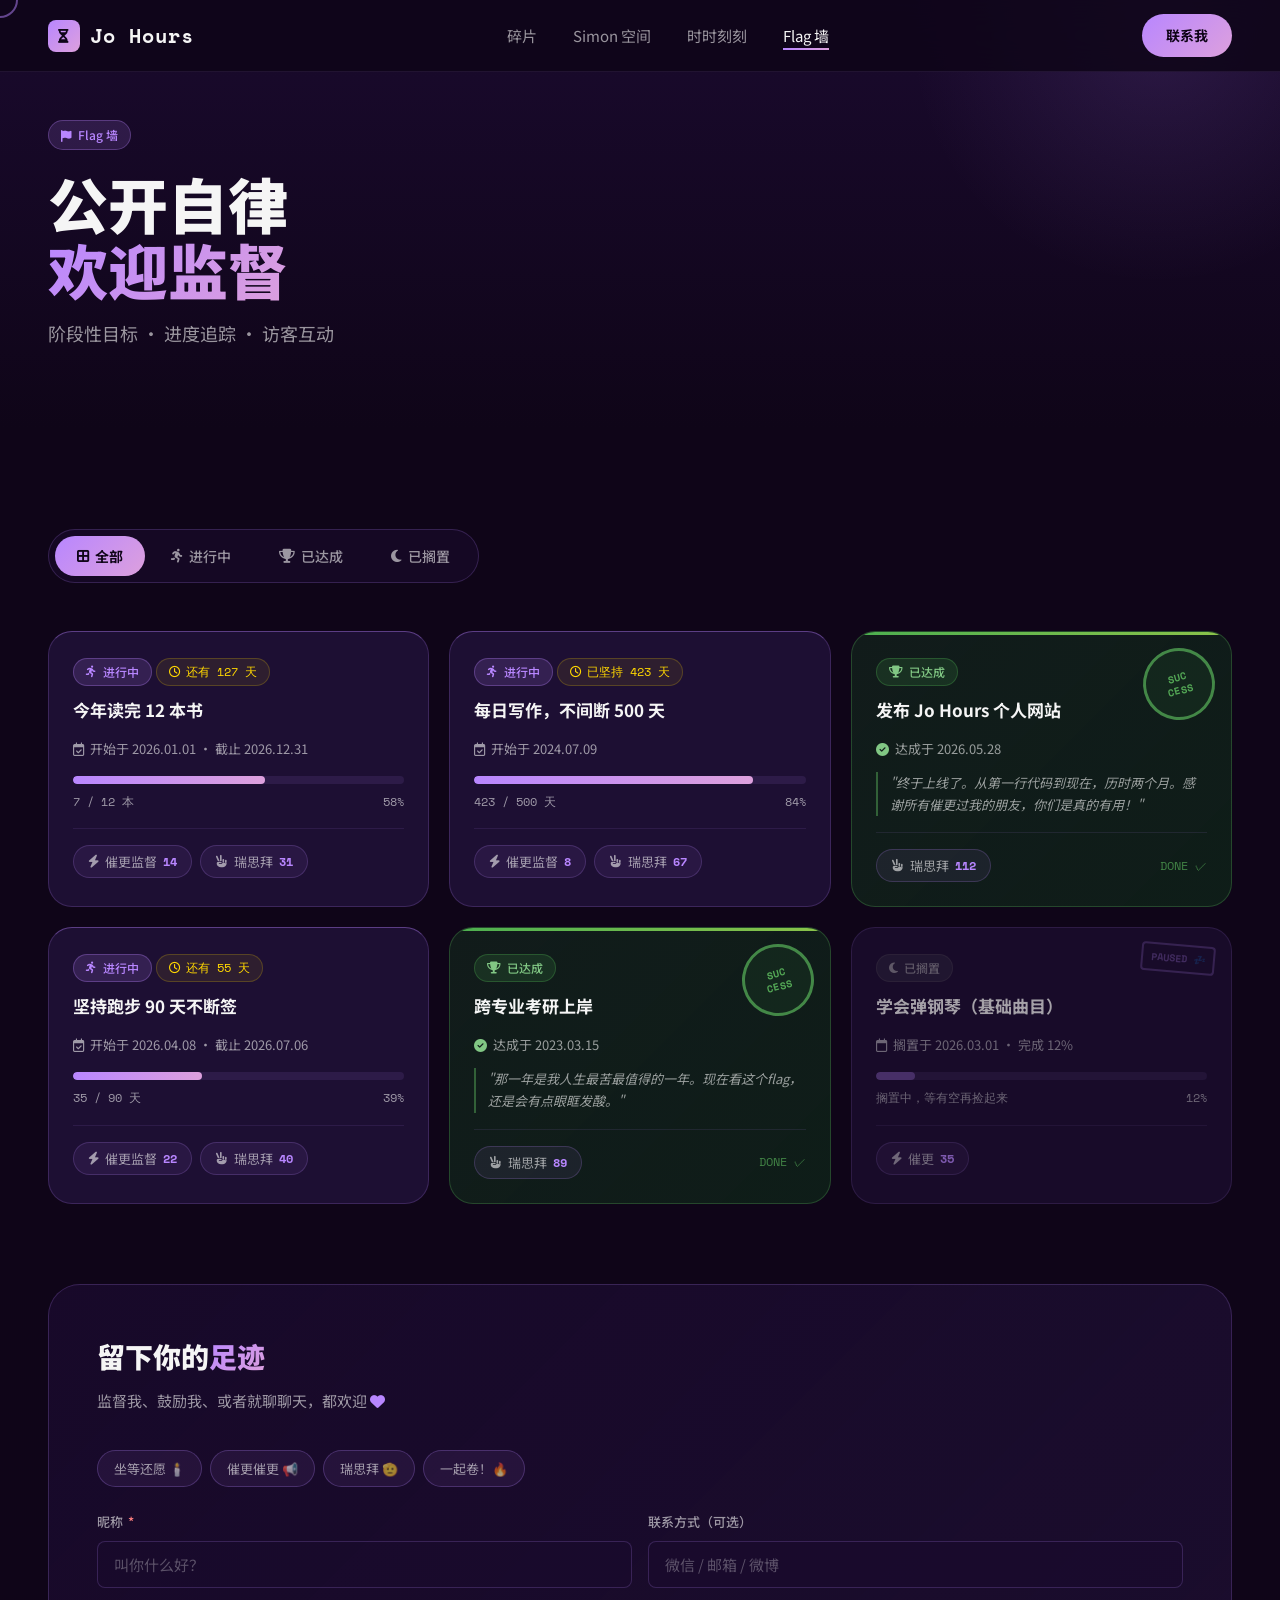
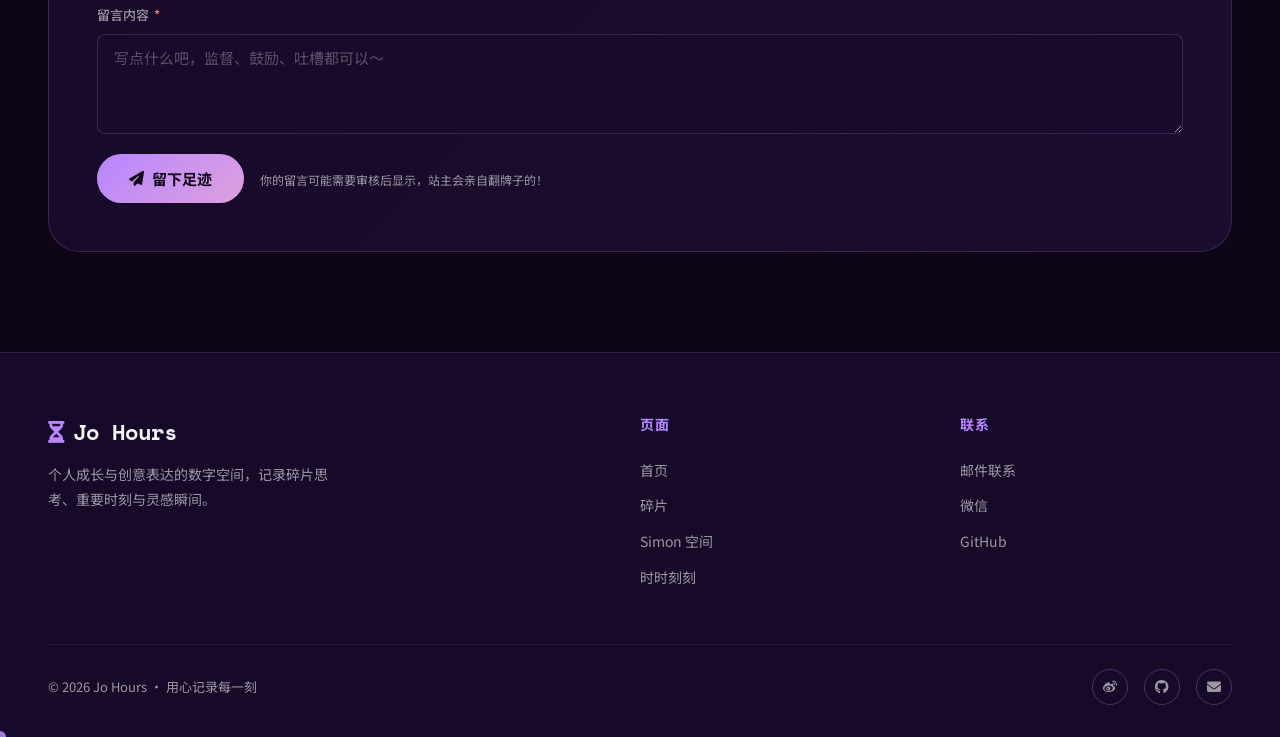
<file: flags.html>
<!DOCTYPE html>
<html lang="zh-CN">
<head>
  <meta charset="UTF-8">
  <meta name="viewport" content="width=device-width, initial-scale=1.0">
  <meta name="description" content="Flag 墙 - Jo Hours · 阶段性目标及完成情况，欢迎监督">
  <title>Flag 墙 · Jo Hours</title>
  <link rel="stylesheet" href="style.css">
  <link rel="stylesheet" href="https://cdnjs.cloudflare.com/ajax/libs/font-awesome/6.5.0/css/all.min.css">
  <style>
    /* ── Flag 筛选 Tab ── */
    .flag-filter-nav {
      display: flex;
      gap: 4px;
      background: rgba(26,10,46,0.6);
      border: 1px solid var(--card-border);
      border-radius: 40px;
      padding: 6px;
      width: fit-content;
      margin-bottom: 48px;
      overflow-x: auto;
    }

    .flag-filter-btn {
      padding: 10px 22px;
      border-radius: 40px;
      border: none;
      background: none;
      color: var(--text-muted);
      font-size: 14px;
      font-weight: 500;
      font-family: 'Noto Sans SC', sans-serif;
      cursor: pointer;
      transition: all var(--duration-fast) var(--ease-out);
      white-space: nowrap;
      display: flex;
      align-items: center;
      gap: 6px;
    }

    .flag-filter-btn:hover {
      color: var(--text-light);
    }

    .flag-filter-btn.active {
      background: linear-gradient(135deg, var(--accent-bright), var(--accent-soft));
      color: var(--bg-deep);
      font-weight: 700;
    }

    /* ── Flag 网格 ── */
    .flags-grid {
      display: grid;
      grid-template-columns: repeat(3, 1fr);
      gap: 20px;
      margin-bottom: 80px;
    }

    /* ── Flag 卡片 ── */
    .flag-card {
      background: var(--card-bg);
      border: 1px solid var(--card-border);
      border-radius: var(--radius-lg);
      padding: 24px;
      position: relative;
      transition: all var(--duration-mid) var(--ease-out);
      overflow: hidden;
    }

    .flag-card::before {
      content: '';
      position: absolute;
      top: 0;
      left: 0;
      right: 0;
      height: 3px;
      background: linear-gradient(90deg, var(--accent-bright), var(--accent-soft));
      opacity: 0;
      transition: opacity var(--duration-mid);
    }

    .flag-card:hover {
      border-color: var(--card-hover-border);
      box-shadow: 0 12px 40px rgba(184,134,255,0.15);
      transform: translateY(-4px);
    }

    .flag-card:hover::before {
      opacity: 1;
    }

    /* 进行中卡片 */
    .flag-card.ongoing {
      border-top-color: rgba(184,134,255,0.4);
    }

    /* 已达成卡片 */
    .flag-card.achieved {
      background: linear-gradient(135deg, rgba(20,50,30,0.5), rgba(15,40,25,0.7));
      border-color: rgba(100,200,100,0.25);
    }

    .flag-card.achieved::before {
      background: linear-gradient(90deg, #4CAF50, #8BC34A);
      opacity: 1;
    }

    /* 已搁置卡片 */
    .flag-card.paused {
      opacity: 0.65;
    }

    /* 成功盖章 */
    .success-stamp {
      position: absolute;
      right: 16px;
      top: 16px;
      width: 72px;
      height: 72px;
      border: 3px solid rgba(100,200,100,0.6);
      border-radius: 50%;
      display: flex;
      align-items: center;
      justify-content: center;
      transform: rotate(-15deg);
      background: rgba(76,175,80,0.08);
    }

    .success-stamp span {
      font-family: 'Space Mono', monospace;
      font-size: 10px;
      font-weight: 700;
      color: rgba(100,200,100,0.8);
      letter-spacing: 0.05em;
      text-align: center;
      line-height: 1.3;
    }

    /* 搁置印章 */
    .paused-stamp {
      position: absolute;
      right: 16px;
      top: 16px;
      font-family: 'Space Mono', monospace;
      font-size: 10px;
      font-weight: 700;
      color: rgba(184,134,255,0.4);
      border: 2px solid rgba(184,134,255,0.3);
      padding: 4px 8px;
      border-radius: 4px;
      transform: rotate(5deg);
    }

    /* 卡片头部 */
    .flag-card-header {
      margin-bottom: 16px;
    }

    .flag-status-badge {
      display: inline-flex;
      align-items: center;
      gap: 6px;
      padding: 3px 12px;
      border-radius: 20px;
      font-size: 12px;
      font-weight: 500;
      margin-bottom: 12px;
    }

    .badge-ongoing {
      background: rgba(184,134,255,0.15);
      color: var(--accent-bright);
      border: 1px solid rgba(184,134,255,0.3);
    }

    .badge-achieved {
      background: rgba(76,175,80,0.15);
      color: #81C784;
      border: 1px solid rgba(76,175,80,0.3);
    }

    .badge-paused {
      background: rgba(120,120,120,0.15);
      color: rgba(200,200,200,0.6);
      border: 1px solid rgba(120,120,120,0.2);
    }

    .flag-card-header h3 {
      font-size: 17px;
      font-weight: 700;
      line-height: 1.4;
      color: var(--text-light);
      padding-right: 60px;
    }

    .flag-card.achieved .flag-card-header h3 {
      padding-right: 80px;
    }

    /* 进度条 */
    .flag-progress {
      margin: 16px 0;
    }

    .flag-progress-bar {
      height: 8px;
      background: rgba(184,134,255,0.1);
      border-radius: 8px;
      overflow: hidden;
      margin-bottom: 8px;
    }

    .flag-progress-fill {
      height: 100%;
      background: linear-gradient(90deg, var(--accent-bright), var(--accent-soft));
      border-radius: 8px;
      transition: width 1.5s var(--ease-out);
    }

    .flag-progress-meta {
      display: flex;
      justify-content: space-between;
      font-size: 12px;
      color: var(--text-muted);
      font-family: 'Space Mono', monospace;
    }

    /* 时间信息 */
    .flag-time-info {
      font-size: 13px;
      color: var(--text-muted);
      margin-bottom: 8px;
      display: flex;
      align-items: center;
      gap: 6px;
    }

    /* 倒计时 */
    .flag-countdown {
      font-family: 'Space Mono', monospace;
      font-size: 12px;
      color: var(--accent-gold);
      background: rgba(255,215,0,0.08);
      border: 1px solid rgba(255,215,0,0.2);
      border-radius: 20px;
      padding: 3px 12px;
      display: inline-flex;
      align-items: center;
      gap: 5px;
      margin-bottom: 12px;
    }

    /* 达成感言 */
    .flag-review {
      font-size: 13px;
      color: var(--text-muted);
      line-height: 1.7;
      font-style: italic;
      border-left: 2px solid rgba(100,200,100,0.4);
      padding-left: 12px;
      margin: 12px 0;
    }

    /* 互动按钮区 */
    .flag-card-footer {
      display: flex;
      justify-content: space-between;
      align-items: center;
      padding-top: 16px;
      border-top: 1px solid rgba(184,134,255,0.1);
      margin-top: 16px;
    }

    .flag-interact {
      display: flex;
      gap: 8px;
    }

    .flag-btn {
      background: rgba(184,134,255,0.08);
      border: 1px solid rgba(184,134,255,0.2);
      border-radius: 20px;
      padding: 6px 14px;
      font-size: 13px;
      color: var(--text-muted);
      cursor: pointer;
      display: flex;
      align-items: center;
      gap: 6px;
      font-family: 'Noto Sans SC', sans-serif;
      transition: all var(--duration-fast) var(--ease-out);
    }

    .flag-btn:hover {
      background: rgba(184,134,255,0.2);
      border-color: rgba(184,134,255,0.5);
      color: var(--text-light);
      transform: scale(1.05);
    }

    .flag-btn.bumped {
      animation: bumpScale var(--duration-mid) var(--ease-spring);
    }

    @keyframes bumpScale {
      0%   { transform: scale(1); }
      50%  { transform: scale(1.25); }
      100% { transform: scale(1); }
    }

    .flag-btn .count {
      font-family: 'Space Mono', monospace;
      font-size: 12px;
      color: var(--accent-bright);
      font-weight: 700;
    }

    .flag-btn.urge:hover {
      border-color: rgba(255,100,100,0.5);
      color: #FF8080;
    }

    .flag-btn.respect:hover {
      border-color: rgba(100,200,255,0.5);
      color: #80D8FF;
    }

    /* ── 留言区 ── */
    .message-section {
      background: linear-gradient(135deg, rgba(26,10,46,0.8), rgba(45,27,78,0.4));
      border: 1px solid rgba(184,134,255,0.2);
      border-radius: var(--radius-xl);
      padding: 48px;
      margin-top: 20px;
    }

    .message-section h2 {
      font-size: 28px;
      font-weight: 900;
      margin-bottom: 8px;
    }

    .message-section > p {
      color: var(--text-muted);
      margin-bottom: 36px;
      font-size: 15px;
    }

    /* 快捷语 */
    .quick-phrases {
      display: flex;
      gap: 8px;
      flex-wrap: wrap;
      margin-bottom: 24px;
    }

    .quick-phrase {
      background: rgba(184,134,255,0.08);
      border: 1px solid rgba(184,134,255,0.25);
      border-radius: 20px;
      padding: 8px 16px;
      font-size: 13px;
      color: var(--text-muted);
      cursor: pointer;
      font-family: 'Noto Sans SC', sans-serif;
      transition: all var(--duration-fast) var(--ease-out);
    }

    .quick-phrase:hover {
      background: rgba(184,134,255,0.18);
      color: var(--text-light);
      border-color: rgba(184,134,255,0.5);
    }

    /* 表单 */
    .msg-form {
      display: grid;
      grid-template-columns: 1fr 1fr;
      gap: 16px;
    }

    .form-group {
      display: flex;
      flex-direction: column;
      gap: 8px;
    }

    .form-group.full {
      grid-column: 1 / -1;
    }

    .form-group label {
      font-size: 13px;
      color: var(--text-muted);
      font-weight: 500;
    }

    .form-group label span {
      color: #FF8080;
      margin-left: 2px;
    }

    .form-control {
      background: rgba(26,10,46,0.6);
      border: 1px solid rgba(184,134,255,0.2);
      border-radius: var(--radius-sm);
      padding: 12px 16px;
      font-size: 15px;
      color: var(--text-light);
      font-family: 'Noto Sans SC', sans-serif;
      transition: border-color var(--duration-fast);
      outline: none;
      width: 100%;
    }

    .form-control:focus {
      border-color: var(--accent-bright);
      background: rgba(26,10,46,0.8);
    }

    .form-control::placeholder {
      color: rgba(245,245,245,0.3);
    }

    textarea.form-control {
      resize: vertical;
      min-height: 100px;
    }

    .form-hint {
      font-size: 12px;
      color: var(--text-muted);
      margin-top: 4px;
    }

    /* 成功消息 */
    .form-success {
      display: none;
      background: rgba(76,175,80,0.1);
      border: 1px solid rgba(76,175,80,0.3);
      border-radius: var(--radius-md);
      padding: 16px 20px;
      color: #81C784;
      font-size: 14px;
      margin-top: 16px;
    }

    .form-upsell {
      display: none;
      background: rgba(184,134,255,0.08);
      border: 1px solid rgba(184,134,255,0.2);
      border-radius: var(--radius-md);
      padding: 20px;
      margin-top: 16px;
    }

    .form-upsell p {
      font-size: 14px;
      color: var(--text-muted);
      margin-bottom: 16px;
      line-height: 1.7;
    }

    .form-upsell .upsell-actions {
      display: flex;
      gap: 12px;
      flex-wrap: wrap;
    }

    @media (max-width: 1023px) {
      .flags-grid {
        grid-template-columns: repeat(2, 1fr);
      }

      .msg-form {
        grid-template-columns: 1fr;
      }

      .form-group.full {
        grid-column: 1;
      }

      .message-section {
        padding: 32px 24px;
      }
    }

    @media (max-width: 767px) {
      .flags-grid {
        grid-template-columns: 1fr;
      }

      .flag-filter-nav {
        width: 100%;
      }
    }
  </style>
</head>
<body>

<nav class="navbar">
  <a href="index.html" class="nav-logo">
    <div class="logo-icon"><i class="fa-solid fa-hourglass-half"></i></div>
    Jo Hours
  </a>
  <ul class="nav-menu">
    <li><a href="fragments.html">碎片</a></li>
    <li><a href="simon.html">Simon 空间</a></li>
    <li><a href="moments.html">时时刻刻</a></li>
    <li><a href="flags.html" class="active">Flag 墙</a></li>
  </ul>
  <a href="mailto:hello@johours.com" class="nav-contact">联系我</a>
  <button class="hamburger"><span></span><span></span><span></span></button>
</nav>

<div class="mobile-menu">
  <a href="fragments.html"><i class="fa-solid fa-puzzle-piece" style="margin-right:10px;color:var(--accent-bright)"></i>碎片</a>
  <a href="simon.html"><i class="fa-solid fa-star-of-life" style="margin-right:10px;color:var(--accent-bright)"></i>Simon 空间</a>
  <a href="moments.html"><i class="fa-solid fa-bolt" style="margin-right:10px;color:var(--accent-bright)"></i>时时刻刻</a>
  <a href="flags.html"><i class="fa-solid fa-flag" style="margin-right:10px;color:var(--accent-bright)"></i>Flag 墙</a>
  <a href="mailto:hello@johours.com">联系我 →</a>
</div>

<!-- Banner -->
<div class="page-banner page-top">
  <div class="page-banner-inner">
    <div class="tag reveal" style="margin-bottom:20px;">
      <i class="fa-solid fa-flag" style="margin-right:6px"></i>Flag 墙
    </div>
    <h1 class="reveal">公开自律<br><span>欢迎监督</span></h1>
    <p class="reveal reveal-delay-1">阶段性目标 · 进度追踪 · 访客互动</p>
  </div>
</div>

<div class="section">
  <!-- 筛选 Tab -->
  <div class="flag-filter-nav reveal">
    <button class="flag-filter-btn active" data-filter="all">
      <i class="fa-solid fa-border-all"></i> 全部
    </button>
    <button class="flag-filter-btn" data-filter="ongoing">
      <i class="fa-solid fa-person-running"></i> 进行中
    </button>
    <button class="flag-filter-btn" data-filter="achieved">
      <i class="fa-solid fa-trophy"></i> 已达成
    </button>
    <button class="flag-filter-btn" data-filter="paused">
      <i class="fa-solid fa-moon"></i> 已搁置
    </button>
  </div>

  <!-- ── Flag 卡片网格 ── -->
  <div class="flags-grid" id="flags-container">

    <!-- 进行中1：读书 -->
    <div class="flag-card ongoing reveal" data-status="ongoing">
      <div class="flag-card-header">
        <span class="flag-status-badge badge-ongoing"><i class="fa-solid fa-person-running"></i> 进行中</span>
        <div class="flag-countdown"><i class="fa-regular fa-clock"></i> 还有 127 天</div>
        <h3>今年读完 12 本书</h3>
      </div>
      <div class="flag-time-info">
        <i class="fa-regular fa-calendar-check"></i>
        <span>开始于 2026.01.01 · 截止 2026.12.31</span>
      </div>
      <div class="flag-progress">
        <div class="flag-progress-bar">
          <div class="flag-progress-fill" style="width:58%"></div>
        </div>
        <div class="flag-progress-meta">
          <span>7 / 12 本</span>
          <span>58%</span>
        </div>
      </div>
      <div class="flag-card-footer">
        <div class="flag-interact">
          <button class="flag-btn urge" data-type="urge">
            <i class="fa-solid fa-bolt"></i>
            催更监督
            <span class="count">14</span>
          </button>
          <button class="flag-btn respect" data-type="respect">
            <i class="fa-solid fa-hand-peace"></i>
            瑞思拜
            <span class="count">31</span>
          </button>
        </div>
      </div>
    </div>

    <!-- 进行中2：写作 -->
    <div class="flag-card ongoing reveal reveal-delay-1" data-status="ongoing">
      <div class="flag-card-header">
        <span class="flag-status-badge badge-ongoing"><i class="fa-solid fa-person-running"></i> 进行中</span>
        <div class="flag-countdown"><i class="fa-regular fa-clock"></i> 已坚持 423 天</div>
        <h3>每日写作，不间断 500 天</h3>
      </div>
      <div class="flag-time-info">
        <i class="fa-regular fa-calendar-check"></i>
        <span>开始于 2024.07.09</span>
      </div>
      <div class="flag-progress">
        <div class="flag-progress-bar">
          <div class="flag-progress-fill" style="width:84%"></div>
        </div>
        <div class="flag-progress-meta">
          <span>423 / 500 天</span>
          <span>84%</span>
        </div>
      </div>
      <div class="flag-card-footer">
        <div class="flag-interact">
          <button class="flag-btn urge">
            <i class="fa-solid fa-bolt"></i>
            催更监督
            <span class="count">8</span>
          </button>
          <button class="flag-btn respect">
            <i class="fa-solid fa-hand-peace"></i>
            瑞思拜
            <span class="count">67</span>
          </button>
        </div>
      </div>
    </div>

    <!-- 已达成：网站上线 -->
    <div class="flag-card achieved reveal reveal-delay-2" data-status="achieved">
      <div class="success-stamp">
        <span>SUC<br>CESS</span>
      </div>
      <div class="flag-card-header">
        <span class="flag-status-badge badge-achieved"><i class="fa-solid fa-trophy"></i> 已达成</span>
        <h3>发布 Jo Hours 个人网站</h3>
      </div>
      <div class="flag-time-info">
        <i class="fa-solid fa-check-circle" style="color:#81C784"></i>
        <span>达成于 2026.05.28</span>
      </div>
      <div class="flag-review">
        "终于上线了。从第一行代码到现在，历时两个月。感谢所有催更过我的朋友，你们是真的有用！"
      </div>
      <div class="flag-card-footer">
        <div class="flag-interact">
          <button class="flag-btn respect">
            <i class="fa-solid fa-hand-peace"></i>
            瑞思拜
            <span class="count">112</span>
          </button>
        </div>
        <span style="font-size:12px;color:rgba(100,200,100,0.6);font-family:'Space Mono',monospace">DONE ✓</span>
      </div>
    </div>

    <!-- 进行中3：运动 -->
    <div class="flag-card ongoing reveal" data-status="ongoing">
      <div class="flag-card-header">
        <span class="flag-status-badge badge-ongoing"><i class="fa-solid fa-person-running"></i> 进行中</span>
        <div class="flag-countdown"><i class="fa-regular fa-clock"></i> 还有 55 天</div>
        <h3>坚持跑步 90 天不断签</h3>
      </div>
      <div class="flag-time-info">
        <i class="fa-regular fa-calendar-check"></i>
        <span>开始于 2026.04.08 · 截止 2026.07.06</span>
      </div>
      <div class="flag-progress">
        <div class="flag-progress-bar">
          <div class="flag-progress-fill" style="width:39%"></div>
        </div>
        <div class="flag-progress-meta">
          <span>35 / 90 天</span>
          <span>39%</span>
        </div>
      </div>
      <div class="flag-card-footer">
        <div class="flag-interact">
          <button class="flag-btn urge">
            <i class="fa-solid fa-bolt"></i>
            催更监督
            <span class="count">22</span>
          </button>
          <button class="flag-btn respect">
            <i class="fa-solid fa-hand-peace"></i>
            瑞思拜
            <span class="count">40</span>
          </button>
        </div>
      </div>
    </div>

    <!-- 已达成：考研 -->
    <div class="flag-card achieved reveal reveal-delay-1" data-status="achieved">
      <div class="success-stamp">
        <span>SUC<br>CESS</span>
      </div>
      <div class="flag-card-header">
        <span class="flag-status-badge badge-achieved"><i class="fa-solid fa-trophy"></i> 已达成</span>
        <h3>跨专业考研上岸</h3>
      </div>
      <div class="flag-time-info">
        <i class="fa-solid fa-check-circle" style="color:#81C784"></i>
        <span>达成于 2023.03.15</span>
      </div>
      <div class="flag-review">
        "那一年是我人生最苦最值得的一年。现在看这个flag，还是会有点眼眶发酸。"
      </div>
      <div class="flag-card-footer">
        <div class="flag-interact">
          <button class="flag-btn respect">
            <i class="fa-solid fa-hand-peace"></i>
            瑞思拜
            <span class="count">89</span>
          </button>
        </div>
        <span style="font-size:12px;color:rgba(100,200,100,0.6);font-family:'Space Mono',monospace">DONE ✓</span>
      </div>
    </div>

    <!-- 已搁置 -->
    <div class="flag-card paused reveal reveal-delay-2" data-status="paused">
      <div class="paused-stamp">PAUSED 💤</div>
      <div class="flag-card-header">
        <span class="flag-status-badge badge-paused"><i class="fa-solid fa-moon"></i> 已搁置</span>
        <h3>学会弹钢琴（基础曲目）</h3>
      </div>
      <div class="flag-time-info">
        <i class="fa-regular fa-calendar"></i>
        <span>搁置于 2026.03.01 · 完成 12%</span>
      </div>
      <div class="flag-progress">
        <div class="flag-progress-bar">
          <div class="flag-progress-fill" style="width:12%;background:rgba(184,134,255,0.4)"></div>
        </div>
        <div class="flag-progress-meta">
          <span>搁置中，等有空再捡起来</span>
          <span>12%</span>
        </div>
      </div>
      <div class="flag-card-footer">
        <div class="flag-interact">
          <button class="flag-btn urge">
            <i class="fa-solid fa-bolt"></i>
            催更
            <span class="count">35</span>
          </button>
        </div>
      </div>
    </div>

  </div>

  <!-- ── 留言表单区 ── -->
  <div class="message-section reveal">
    <h2>留下你的<span class="gradient-text">足迹</span></h2>
    <p>监督我、鼓励我、或者就聊聊天，都欢迎 <i class="fa-solid fa-heart" style="color:var(--accent-bright)"></i></p>

    <!-- 快捷语 -->
    <div class="quick-phrases">
      <button class="quick-phrase" data-phrase="坐等还愿！加油！🕯️">坐等还愿 🕯️</button>
      <button class="quick-phrase" data-phrase="催更催更！！不许摸鱼！📢">催更催更 📢</button>
      <button class="quick-phrase" data-phrase="瑞思拜！你太厉害了 🫡">瑞思拜 🫡</button>
      <button class="quick-phrase" data-phrase="我也想和你一起卷起来！🔥">一起卷！🔥</button>
    </div>

    <!-- 表单 -->
    <form id="message-form">
      <div class="msg-form">
        <div class="form-group">
          <label>昵称 <span>*</span></label>
          <input class="form-control" type="text" id="message-nickname" placeholder="叫你什么好？" required>
        </div>
        <div class="form-group">
          <label>联系方式（可选）</label>
          <input class="form-control" type="text" id="message-contact" placeholder="微信 / 邮箱 / 微博">
        </div>
        <div class="form-group full">
          <label>留言内容 <span>*</span></label>
          <textarea class="form-control" id="message-content" placeholder="写点什么吧，监督、鼓励、吐槽都可以～" required></textarea>
        </div>
      </div>

      <div style="margin-top:20px;display:flex;align-items:center;gap:16px;flex-wrap:wrap;">
        <button type="submit" class="btn btn-primary">
          <i class="fa-solid fa-paper-plane"></i>
          留下足迹
        </button>
        <p class="form-hint">你的留言可能需要审核后显示，站主会亲自翻牌子的！</p>
      </div>
    </form>

    <!-- 成功提示 -->
    <div class="form-success reveal">
      <i class="fa-solid fa-circle-check" style="margin-right:8px"></i>
      你的留言正在排队等站主翻牌子，审核后就会公开哦！感谢你的监督 ～
    </div>

    <!-- 转化引导 -->
    <div class="form-upsell reveal">
      <p><strong style="color:var(--text-light)">监督加码成功！</strong>你也是自律狠人吗？去首页看看站主的干货文章，一起卷起来！</p>
      <div class="upsell-actions">
        <a href="index.html" class="btn btn-outline" style="padding:10px 20px;font-size:14px">
          <i class="fa-solid fa-house"></i>
          去看干货文章
        </a>
        <button class="btn btn-ghost" style="padding:10px 20px;font-size:14px" onclick="navigator.clipboard.writeText(window.location.href).then(()=>{this.textContent='链接已复制！'})">
          <i class="fa-solid fa-share-nodes"></i>
          分享这个 Flag 墙
        </button>
      </div>
    </div>
  </div>

</div>

<footer class="footer">
  <div class="footer-inner">
    <div class="footer-brand">
      <div class="logo"><i class="fa-solid fa-hourglass-half" style="color:var(--accent-bright);margin-right:8px"></i>Jo Hours</div>
      <p>个人成长与创意表达的数字空间，记录碎片思考、重要时刻与灵感瞬间。</p>
    </div>
    <div class="footer-col">
      <h4>页面</h4>
      <a href="index.html">首页</a>
      <a href="fragments.html">碎片</a>
      <a href="simon.html">Simon 空间</a>
      <a href="moments.html">时时刻刻</a>
    </div>
    <div class="footer-col">
      <h4>联系</h4>
      <a href="mailto:hello@johours.com">邮件联系</a>
      <a href="#">微信</a><a href="#">GitHub</a>
    </div>
  </div>
  <div class="footer-bottom">
    <p>© 2026 Jo Hours · 用心记录每一刻</p>
    <div class="footer-social">
      <a href="#"><i class="fa-brands fa-weibo"></i></a>
      <a href="#"><i class="fa-brands fa-github"></i></a>
      <a href="#"><i class="fa-solid fa-envelope"></i></a>
    </div>
  </div>
</footer>

<script src="main.js"></script>
<script>
  // Flag 筛选
  document.querySelectorAll('.flag-filter-btn').forEach(btn => {
    btn.addEventListener('click', function() {
      document.querySelectorAll('.flag-filter-btn').forEach(b => b.classList.remove('active'));
      this.classList.add('active');

      const filter = this.getAttribute('data-filter');
      document.querySelectorAll('.flag-card').forEach(card => {
        if (filter === 'all' || card.getAttribute('data-status') === filter) {
          card.style.display = '';
        } else {
          card.style.display = 'none';
        }
      });
    });
  });

  // Flag 互动按钮
  document.querySelectorAll('.flag-btn').forEach(btn => {
    btn.addEventListener('click', function() {
      const countEl = this.querySelector('.count');
      if (countEl) {
        let n = parseInt(countEl.textContent) || 0;
        countEl.textContent = n + 1;
        this.classList.add('bumped');
        setTimeout(() => this.classList.remove('bumped'), 400);
      }
    });
  });
</script>
</body>
</html>
</file>
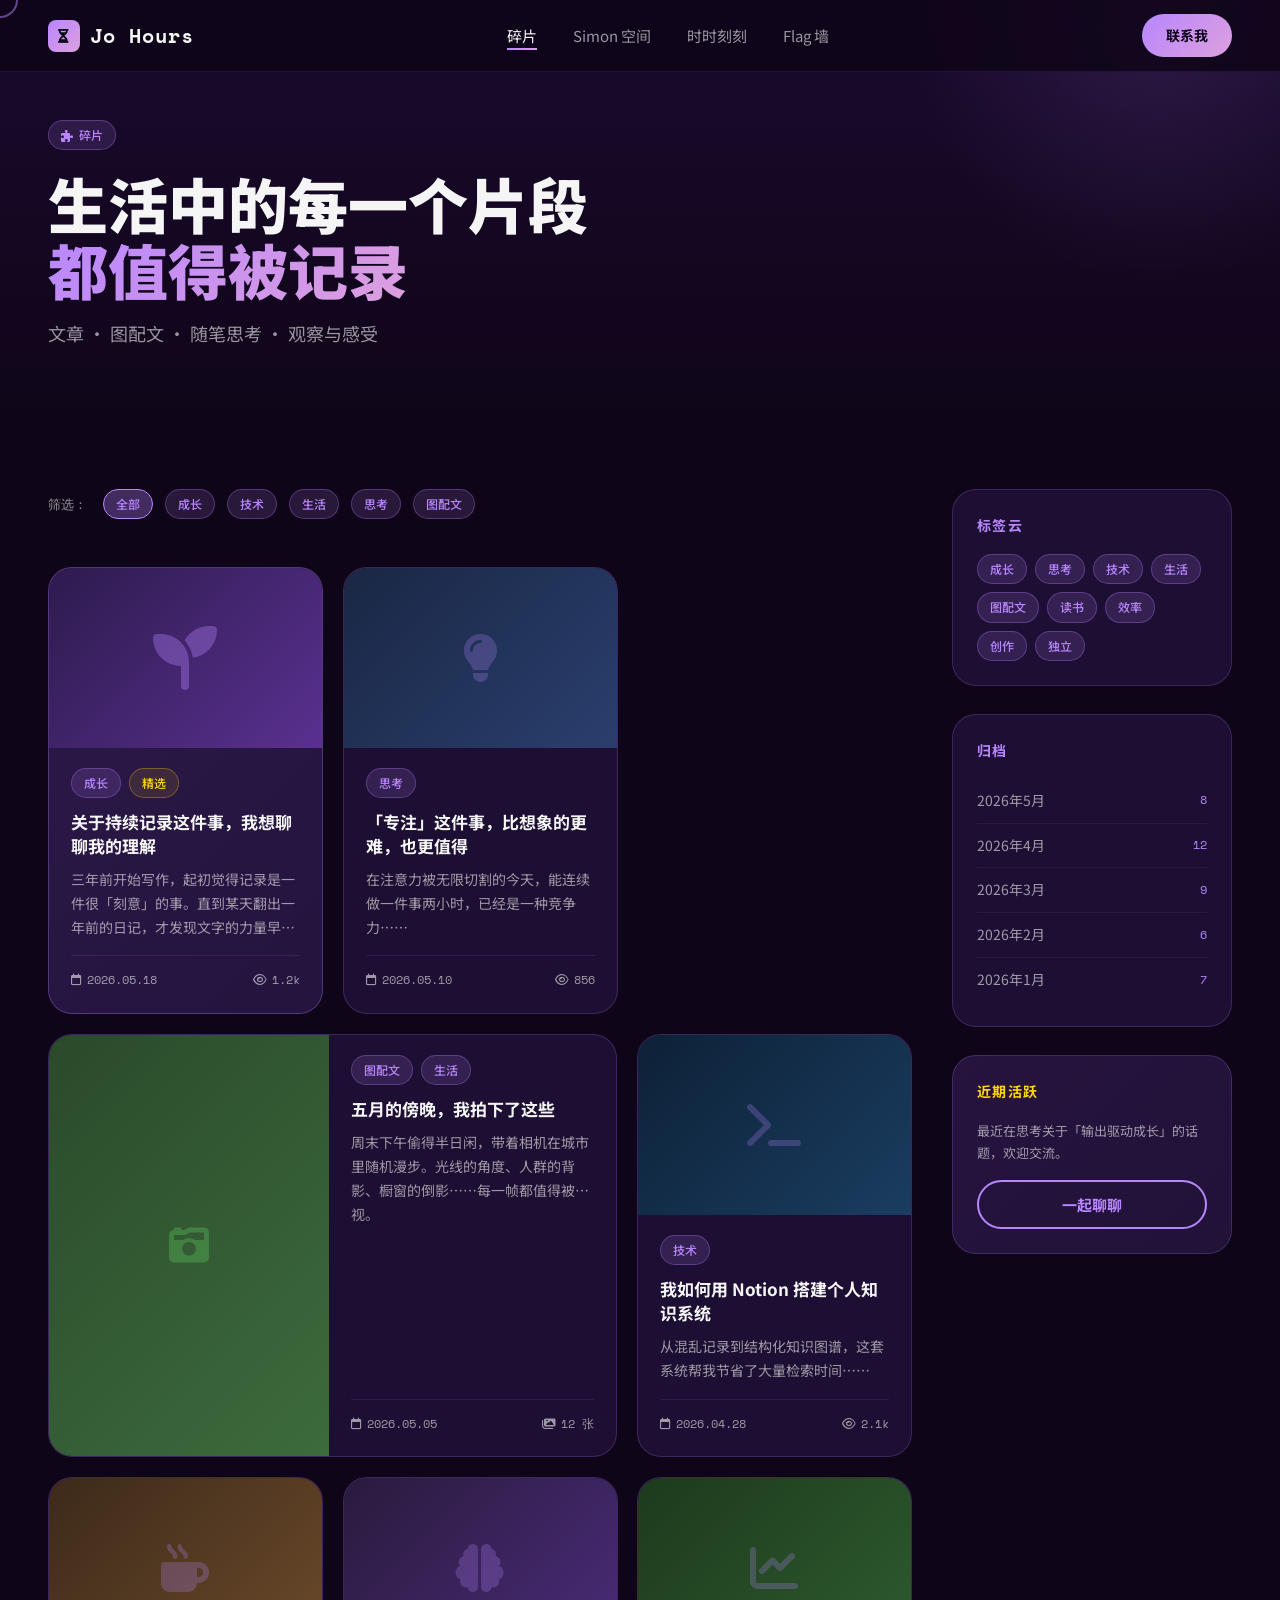
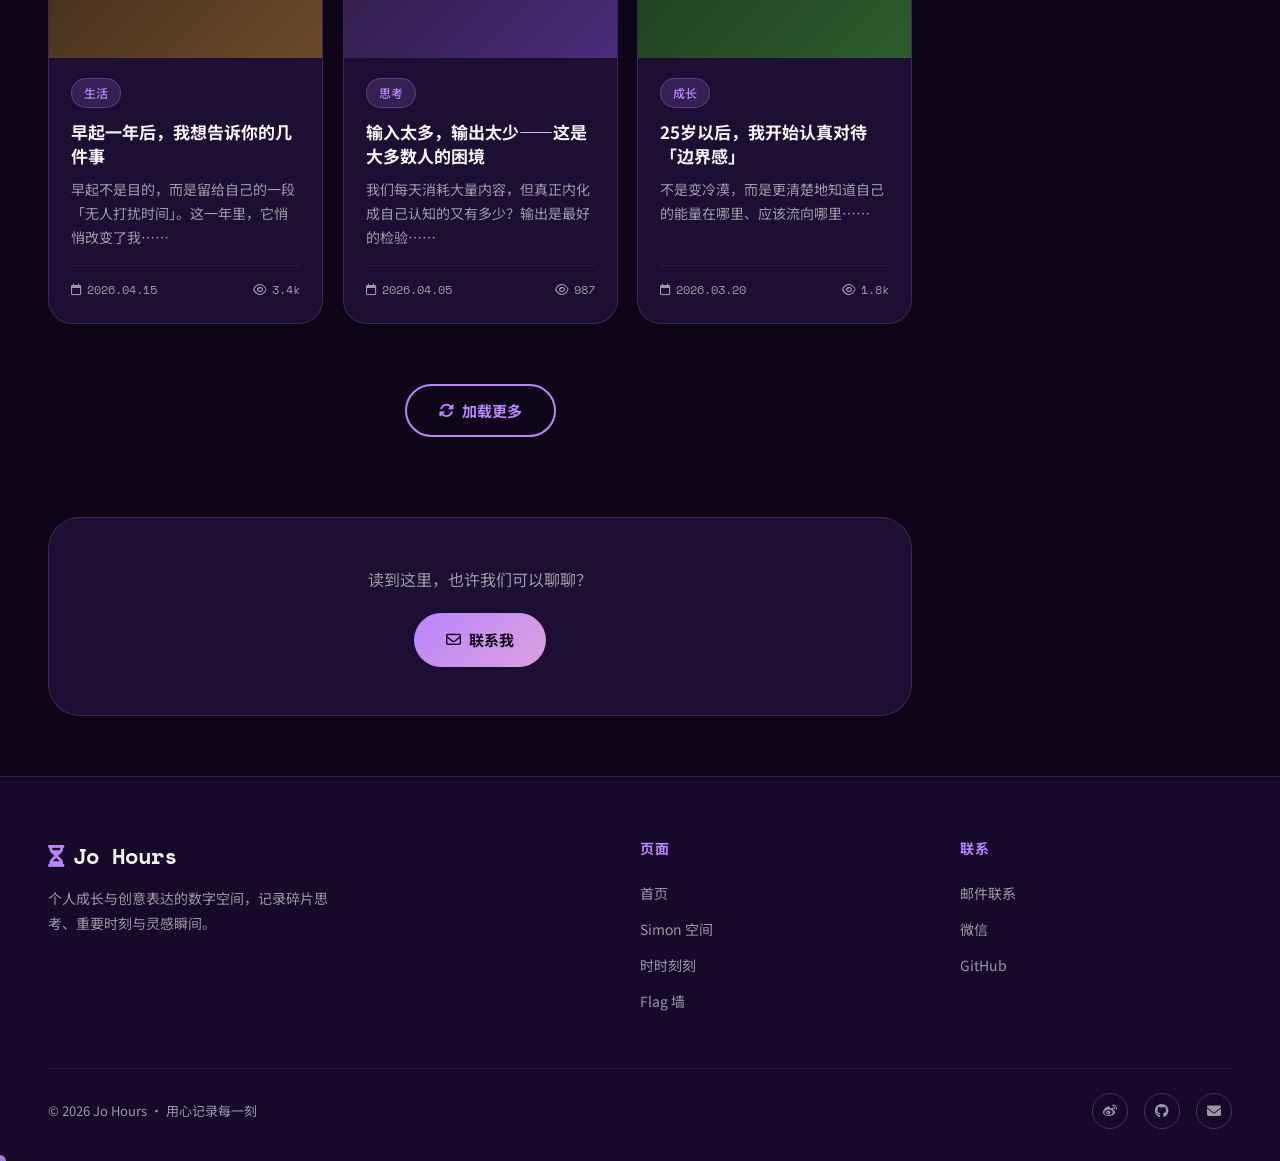
<file: fragments.html>
<!DOCTYPE html>
<html lang="zh-CN">
<head>
  <meta charset="UTF-8">
  <meta name="viewport" content="width=device-width, initial-scale=1.0">
  <meta name="description" content="碎片 - Jo Hours · 生活中的每一个片段，都值得被记录">
  <title>碎片 · Jo Hours</title>
  <link rel="stylesheet" href="style.css">
  <link rel="stylesheet" href="https://cdnjs.cloudflare.com/ajax/libs/font-awesome/6.5.0/css/all.min.css">
  <style>
    /* ── 碎片页专属样式 ── */
    .frag-filter {
      display: flex;
      align-items: center;
      gap: 12px;
      flex-wrap: wrap;
      margin-bottom: 48px;
    }

    .frag-filter-label {
      font-size: 13px;
      color: var(--text-muted);
      font-family: 'Space Mono', monospace;
      margin-right: 4px;
    }

    .frag-grid {
      display: grid;
      grid-template-columns: repeat(3, 1fr);
      gap: var(--card-gap);
    }

    .frag-card {
      background: var(--card-bg);
      border: 1px solid var(--card-border);
      border-radius: var(--radius-lg);
      overflow: hidden;
      cursor: pointer;
      transition: all var(--duration-mid) var(--ease-out);
      will-change: transform;
      text-decoration: none;
      display: flex;
      flex-direction: column;
    }

    .frag-card:hover {
      border-color: var(--card-hover-border);
      box-shadow: 0 12px 40px rgba(184,134,255,0.15);
      transform: translateY(-6px);
    }

    .frag-card-img {
      height: 180px;
      background: linear-gradient(135deg, var(--bg-mid), var(--bg-light));
      position: relative;
      display: flex;
      align-items: center;
      justify-content: center;
      overflow: hidden;
    }

    .frag-card-img i {
      font-size: 48px;
      color: rgba(184,134,255,0.25);
      transition: transform var(--duration-mid) var(--ease-spring);
    }

    .frag-card:hover .frag-card-img i {
      transform: scale(1.15);
    }

    .frag-card-body {
      padding: 20px 22px 22px;
      flex: 1;
      display: flex;
      flex-direction: column;
    }

    .frag-card-tags {
      display: flex;
      gap: 8px;
      flex-wrap: wrap;
      margin-bottom: 12px;
    }

    .frag-card h3 {
      font-size: 17px;
      font-weight: 700;
      line-height: 1.4;
      color: var(--text-light);
      margin-bottom: 10px;
      transition: color var(--duration-fast);
    }

    .frag-card:hover h3 {
      color: var(--accent-bright);
    }

    .frag-card p {
      font-size: 14px;
      color: var(--text-muted);
      line-height: 1.7;
      margin-bottom: 16px;
      flex: 1;
      display: -webkit-box;
      -webkit-line-clamp: 3;
      -webkit-box-orient: vertical;
      overflow: hidden;
    }

    .frag-card-footer {
      display: flex;
      justify-content: space-between;
      align-items: center;
      font-size: 12px;
      color: var(--text-muted);
      font-family: 'Space Mono', monospace;
      padding-top: 14px;
      border-top: 1px solid rgba(184,134,255,0.1);
    }

    /* 图配文卡片：大横图 */
    .frag-card.type-gallery {
      grid-column: span 2;
      flex-direction: row;
    }

    .frag-card.type-gallery .frag-card-img {
      width: 280px;
      flex-shrink: 0;
      height: auto;
    }

    /* 特色大卡 */
    .frag-card.featured {
      background: linear-gradient(135deg, rgba(74,44,122,0.5), rgba(45,27,78,0.7));
      border-color: rgba(184,134,255,0.3);
    }

    /* 加载更多 */
    .load-more {
      text-align: center;
      margin-top: 60px;
    }

    /* 侧边栏 */
    .frag-layout {
      display: grid;
      grid-template-columns: 1fr 280px;
      gap: 40px;
      max-width: 1280px;
      margin: 0 auto;
      padding: 60px 48px;
    }

    .frag-sidebar {
      display: flex;
      flex-direction: column;
      gap: 28px;
    }

    .sidebar-card {
      background: var(--card-bg);
      border: 1px solid var(--card-border);
      border-radius: var(--radius-lg);
      padding: 24px;
    }

    .sidebar-card h4 {
      font-size: 14px;
      font-weight: 700;
      color: var(--accent-bright);
      letter-spacing: 0.1em;
      text-transform: uppercase;
      margin-bottom: 16px;
    }

    .sidebar-tag-cloud {
      display: flex;
      flex-wrap: wrap;
      gap: 8px;
    }

    .sidebar-archive a {
      display: flex;
      justify-content: space-between;
      align-items: center;
      padding: 10px 0;
      border-bottom: 1px solid rgba(184,134,255,0.08);
      font-size: 14px;
      color: var(--text-muted);
      transition: color var(--duration-fast);
    }

    .sidebar-archive a:last-child {
      border-bottom: none;
    }

    .sidebar-archive a:hover {
      color: var(--text-light);
    }

    .sidebar-archive .count {
      font-family: 'Space Mono', monospace;
      font-size: 12px;
      color: var(--accent-bright);
    }

    @media (max-width: 1023px) {
      .frag-layout {
        grid-template-columns: 1fr;
        padding: 40px 24px;
      }

      .frag-sidebar {
        order: -1;
      }

      .frag-grid {
        grid-template-columns: 1fr;
      }

      .frag-card.type-gallery {
        grid-column: span 1;
        flex-direction: column;
      }

      .frag-card.type-gallery .frag-card-img {
        width: 100%;
        height: 180px;
      }
    }

    @media (min-width: 768px) and (max-width: 1023px) {
      .frag-grid {
        grid-template-columns: repeat(2, 1fr);
      }
    }
  </style>
</head>
<body>

<nav class="navbar">
  <a href="index.html" class="nav-logo">
    <div class="logo-icon"><i class="fa-solid fa-hourglass-half"></i></div>
    Jo Hours
  </a>
  <ul class="nav-menu">
    <li><a href="fragments.html" class="active">碎片</a></li>
    <li><a href="simon.html">Simon 空间</a></li>
    <li><a href="moments.html">时时刻刻</a></li>
    <li><a href="flags.html">Flag 墙</a></li>
  </ul>
  <a href="mailto:hello@johours.com" class="nav-contact">联系我</a>
  <button class="hamburger"><span></span><span></span><span></span></button>
</nav>

<div class="mobile-menu">
  <a href="fragments.html"><i class="fa-solid fa-puzzle-piece" style="margin-right:10px;color:var(--accent-bright)"></i>碎片</a>
  <a href="simon.html"><i class="fa-solid fa-star-of-life" style="margin-right:10px;color:var(--accent-bright)"></i>Simon 空间</a>
  <a href="moments.html"><i class="fa-solid fa-bolt" style="margin-right:10px;color:var(--accent-bright)"></i>时时刻刻</a>
  <a href="flags.html"><i class="fa-solid fa-flag" style="margin-right:10px;color:var(--accent-bright)"></i>Flag 墙</a>
  <a href="mailto:hello@johours.com">联系我 →</a>
</div>

<!-- Banner -->
<div class="page-banner page-top">
  <div class="page-banner-inner">
    <div class="tag reveal" style="margin-bottom:20px;">
      <i class="fa-solid fa-puzzle-piece" style="margin-right:6px"></i>碎片
    </div>
    <h1 class="reveal">生活中的每一个片段<br><span>都值得被记录</span></h1>
    <p class="reveal reveal-delay-1">文章 · 图配文 · 随笔思考 · 观察与感受</p>
  </div>
</div>

<div class="frag-layout">
  <!-- 主内容 -->
  <main>
    <!-- 筛选栏 -->
    <div class="frag-filter filter-tags" data-target=".frag-grid">
      <span class="frag-filter-label">筛选：</span>
      <span class="tag active" data-filter="all">全部</span>
      <span class="tag" data-filter="growth">成长</span>
      <span class="tag" data-filter="tech">技术</span>
      <span class="tag" data-filter="life">生活</span>
      <span class="tag" data-filter="think">思考</span>
      <span class="tag" data-filter="gallery">图配文</span>
    </div>

    <!-- 文章网格 -->
    <div class="frag-grid">

      <!-- 精选大文章 -->
      <a href="#" class="frag-card featured card-3d reveal" data-category="growth" style="text-decoration:none">
        <div class="frag-card-img" style="background:linear-gradient(135deg,#2D1B4E,#5A3090);">
          <i class="fa-solid fa-seedling" style="font-size:64px;color:rgba(184,134,255,0.35)"></i>
        </div>
        <div class="frag-card-body">
          <div class="frag-card-tags">
            <span class="tag">成长</span>
            <span class="tag" style="background:rgba(255,215,0,0.1);color:var(--accent-gold);border-color:rgba(255,215,0,0.3)">精选</span>
          </div>
          <h3>关于持续记录这件事，我想聊聊我的理解</h3>
          <p>三年前开始写作，起初觉得记录是一件很「刻意」的事。直到某天翻出一年前的日记，才发现文字的力量早已悄悄改变了我的思维方式……</p>
          <div class="frag-card-footer">
            <span><i class="fa-regular fa-calendar" style="margin-right:5px"></i>2026.05.18</span>
            <span><i class="fa-regular fa-eye" style="margin-right:5px"></i>1.2k</span>
          </div>
        </div>
      </a>

      <!-- 普通文章 2 -->
      <a href="#" class="frag-card card-3d reveal reveal-delay-1" data-category="think" style="text-decoration:none">
        <div class="frag-card-img" style="background:linear-gradient(135deg,#1A2744,#2A3F6E);">
          <i class="fa-solid fa-lightbulb"></i>
        </div>
        <div class="frag-card-body">
          <div class="frag-card-tags"><span class="tag">思考</span></div>
          <h3>「专注」这件事，比想象的更难，也更值得</h3>
          <p>在注意力被无限切割的今天，能连续做一件事两小时，已经是一种竞争力……</p>
          <div class="frag-card-footer">
            <span><i class="fa-regular fa-calendar" style="margin-right:5px"></i>2026.05.10</span>
            <span><i class="fa-regular fa-eye" style="margin-right:5px"></i>856</span>
          </div>
        </div>
      </a>

      <!-- 图配文横卡 -->
      <a href="#" class="frag-card type-gallery reveal" data-category="gallery" style="text-decoration:none">
        <div class="frag-card-img" style="background:linear-gradient(135deg,#2A4A2A,#3D6B3D);">
          <i class="fa-solid fa-camera-retro" style="font-size:40px;color:rgba(100,220,100,0.3)"></i>
        </div>
        <div class="frag-card-body">
          <div class="frag-card-tags">
            <span class="tag">图配文</span>
            <span class="tag">生活</span>
          </div>
          <h3>五月的傍晚，我拍下了这些</h3>
          <p>周末下午偷得半日闲，带着相机在城市里随机漫步。光线的角度、人群的背影、橱窗的倒影……每一帧都值得被凝视。</p>
          <div class="frag-card-footer">
            <span><i class="fa-regular fa-calendar" style="margin-right:5px"></i>2026.05.05</span>
            <span><i class="fa-solid fa-images" style="margin-right:5px"></i>12 张</span>
          </div>
        </div>
      </a>

      <!-- 技术文章 -->
      <a href="#" class="frag-card card-3d reveal reveal-delay-1" data-category="tech" style="text-decoration:none">
        <div class="frag-card-img" style="background:linear-gradient(135deg,#0D2137,#1A3D60);">
          <i class="fa-solid fa-terminal"></i>
        </div>
        <div class="frag-card-body">
          <div class="frag-card-tags"><span class="tag">技术</span></div>
          <h3>我如何用 Notion 搭建个人知识系统</h3>
          <p>从混乱记录到结构化知识图谱，这套系统帮我节省了大量检索时间……</p>
          <div class="frag-card-footer">
            <span><i class="fa-regular fa-calendar" style="margin-right:5px"></i>2026.04.28</span>
            <span><i class="fa-regular fa-eye" style="margin-right:5px"></i>2.1k</span>
          </div>
        </div>
      </a>

      <!-- 生活文章 -->
      <a href="#" class="frag-card card-3d reveal reveal-delay-2" data-category="life" style="text-decoration:none">
        <div class="frag-card-img" style="background:linear-gradient(135deg,#3D2A1A,#6B4A2A);">
          <i class="fa-solid fa-mug-hot"></i>
        </div>
        <div class="frag-card-body">
          <div class="frag-card-tags"><span class="tag">生活</span></div>
          <h3>早起一年后，我想告诉你的几件事</h3>
          <p>早起不是目的，而是留给自己的一段「无人打扰时间」。这一年里，它悄悄改变了我……</p>
          <div class="frag-card-footer">
            <span><i class="fa-regular fa-calendar" style="margin-right:5px"></i>2026.04.15</span>
            <span><i class="fa-regular fa-eye" style="margin-right:5px"></i>3.4k</span>
          </div>
        </div>
      </a>

      <!-- 思考文章 2 -->
      <a href="#" class="frag-card card-3d reveal" data-category="think" style="text-decoration:none">
        <div class="frag-card-img" style="background:linear-gradient(135deg,#2A1A3D,#4A2C7A);">
          <i class="fa-solid fa-brain"></i>
        </div>
        <div class="frag-card-body">
          <div class="frag-card-tags"><span class="tag">思考</span></div>
          <h3>输入太多，输出太少——这是大多数人的困境</h3>
          <p>我们每天消耗大量内容，但真正内化成自己认知的又有多少？输出是最好的检验……</p>
          <div class="frag-card-footer">
            <span><i class="fa-regular fa-calendar" style="margin-right:5px"></i>2026.04.05</span>
            <span><i class="fa-regular fa-eye" style="margin-right:5px"></i>987</span>
          </div>
        </div>
      </a>

      <!-- 成长文章 2 -->
      <a href="#" class="frag-card card-3d reveal reveal-delay-1" data-category="growth" style="text-decoration:none">
        <div class="frag-card-img" style="background:linear-gradient(135deg,#1D3A1D,#2E5B2E);">
          <i class="fa-solid fa-chart-line"></i>
        </div>
        <div class="frag-card-body">
          <div class="frag-card-tags"><span class="tag">成长</span></div>
          <h3>25岁以后，我开始认真对待「边界感」</h3>
          <p>不是变冷漠，而是更清楚地知道自己的能量在哪里、应该流向哪里……</p>
          <div class="frag-card-footer">
            <span><i class="fa-regular fa-calendar" style="margin-right:5px"></i>2026.03.20</span>
            <span><i class="fa-regular fa-eye" style="margin-right:5px"></i>1.8k</span>
          </div>
        </div>
      </a>

    </div>

    <!-- 加载更多 -->
    <div class="load-more reveal">
      <button class="btn btn-outline">
        <i class="fa-solid fa-rotate"></i>
        加载更多
      </button>
    </div>

    <!-- 联系引导 -->
    <div style="margin-top:80px;text-align:center;padding:48px;background:var(--card-bg);border:1px solid var(--card-border);border-radius:var(--radius-xl);" class="reveal">
      <p style="font-size:16px;color:var(--text-muted);margin-bottom:20px;">读到这里，也许我们可以聊聊？</p>
      <a href="mailto:hello@johours.com" class="btn btn-primary">
        <i class="fa-regular fa-envelope"></i>
        联系我
      </a>
    </div>
  </main>

  <!-- 侧边栏 -->
  <aside class="frag-sidebar">
    <div class="sidebar-card reveal">
      <h4>标签云</h4>
      <div class="sidebar-tag-cloud">
        <a href="#" class="tag">成长</a>
        <a href="#" class="tag">思考</a>
        <a href="#" class="tag">技术</a>
        <a href="#" class="tag">生活</a>
        <a href="#" class="tag">图配文</a>
        <a href="#" class="tag">读书</a>
        <a href="#" class="tag">效率</a>
        <a href="#" class="tag">创作</a>
        <a href="#" class="tag">独立</a>
      </div>
    </div>

    <div class="sidebar-card reveal reveal-delay-1">
      <h4>归档</h4>
      <div class="sidebar-archive">
        <a href="#">2026年5月 <span class="count">8</span></a>
        <a href="#">2026年4月 <span class="count">12</span></a>
        <a href="#">2026年3月 <span class="count">9</span></a>
        <a href="#">2026年2月 <span class="count">6</span></a>
        <a href="#">2026年1月 <span class="count">7</span></a>
      </div>
    </div>

    <div class="sidebar-card reveal reveal-delay-2" style="background:linear-gradient(135deg,rgba(74,44,122,0.4),rgba(45,27,78,0.6));">
      <h4 style="color:var(--accent-gold)">近期活跃</h4>
      <p style="font-size:13px;color:var(--text-muted);margin-bottom:16px;">最近在思考关于「输出驱动成长」的话题，欢迎交流。</p>
      <a href="mailto:hello@johours.com" class="btn btn-outline" style="width:100%;justify-content:center;padding:10px">
        一起聊聊
      </a>
    </div>
  </aside>
</div>

<footer class="footer">
  <div class="footer-inner">
    <div class="footer-brand">
      <div class="logo"><i class="fa-solid fa-hourglass-half" style="color:var(--accent-bright);margin-right:8px"></i>Jo Hours</div>
      <p>个人成长与创意表达的数字空间，记录碎片思考、重要时刻与灵感瞬间。</p>
    </div>
    <div class="footer-col">
      <h4>页面</h4>
      <a href="index.html">首页</a>
      <a href="simon.html">Simon 空间</a>
      <a href="moments.html">时时刻刻</a>
      <a href="flags.html">Flag 墙</a>
    </div>
    <div class="footer-col">
      <h4>联系</h4>
      <a href="mailto:hello@johours.com">邮件联系</a>
      <a href="#">微信</a><a href="#">GitHub</a>
    </div>
  </div>
  <div class="footer-bottom">
    <p>© 2026 Jo Hours · 用心记录每一刻</p>
    <div class="footer-social">
      <a href="#"><i class="fa-brands fa-weibo"></i></a>
      <a href="#"><i class="fa-brands fa-github"></i></a>
      <a href="#"><i class="fa-solid fa-envelope"></i></a>
    </div>
  </div>
</footer>

<script src="main.js"></script>
</body>
</html>
</file>
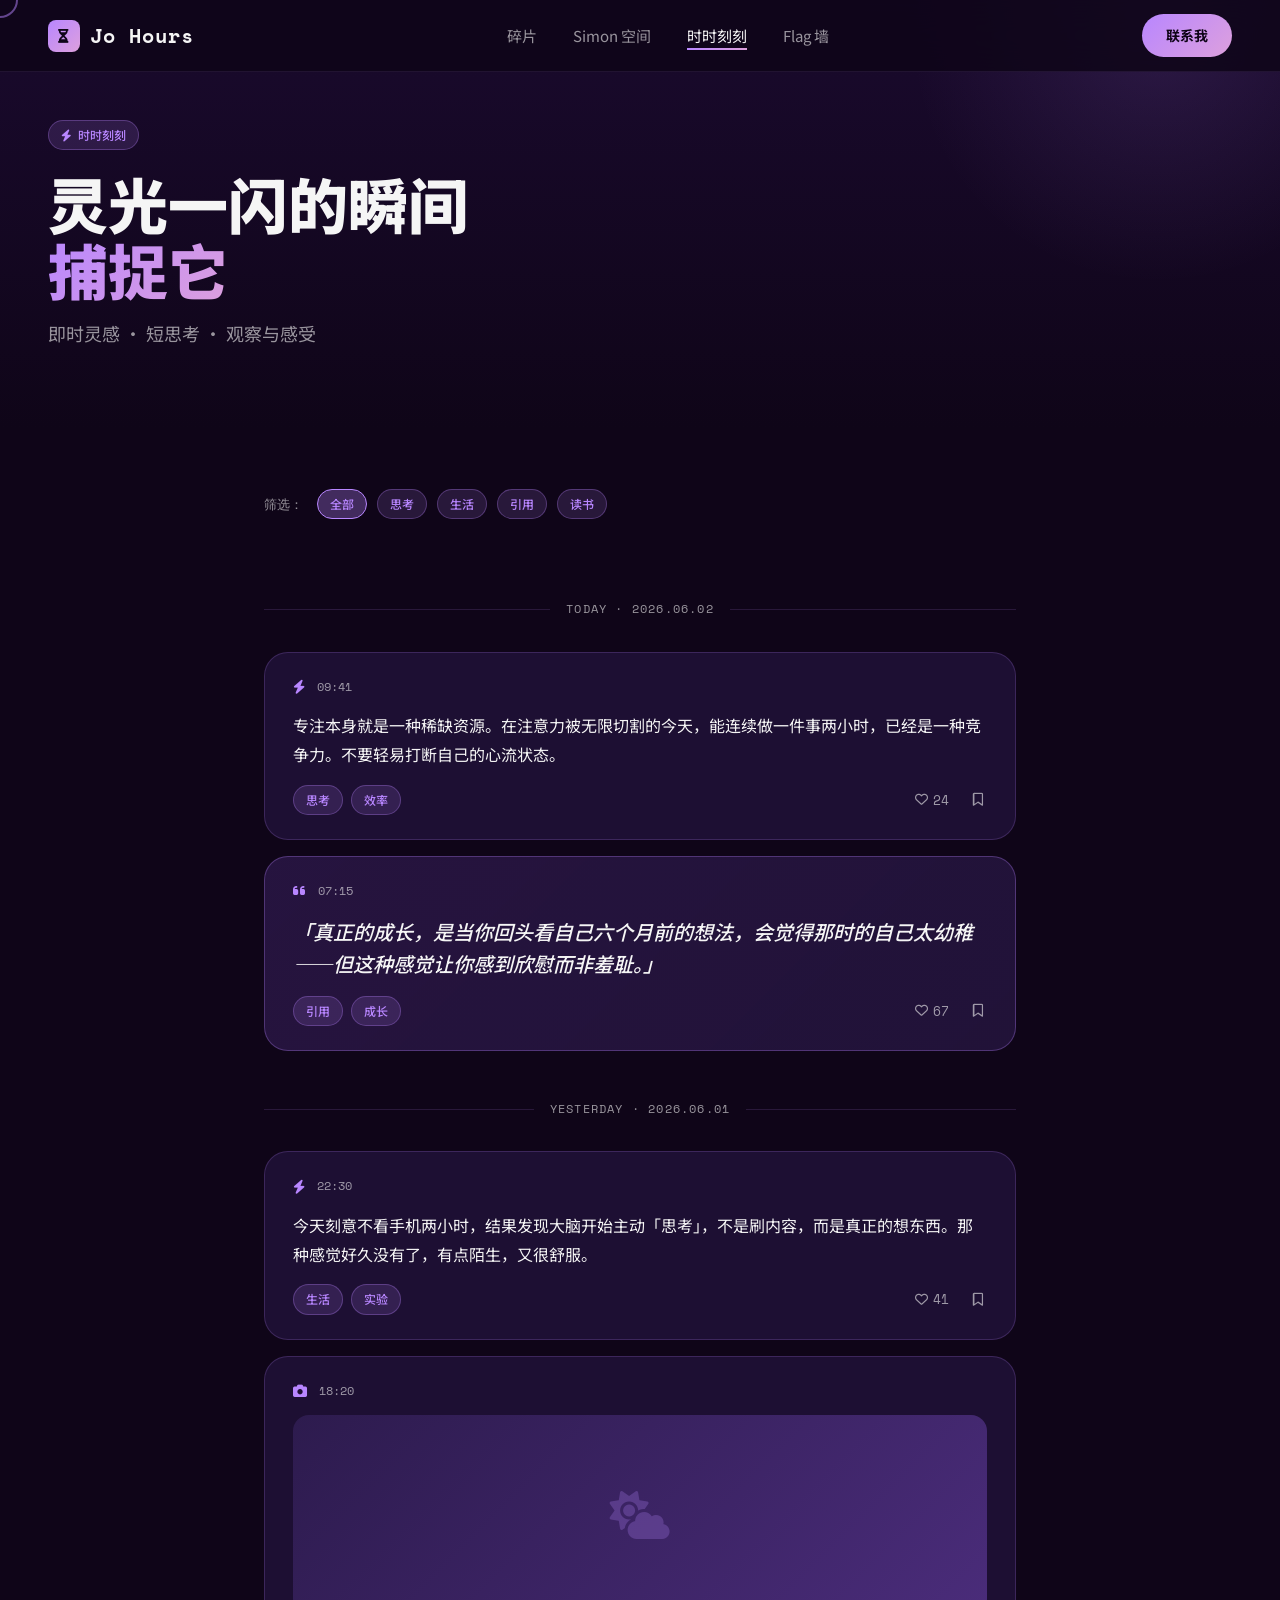
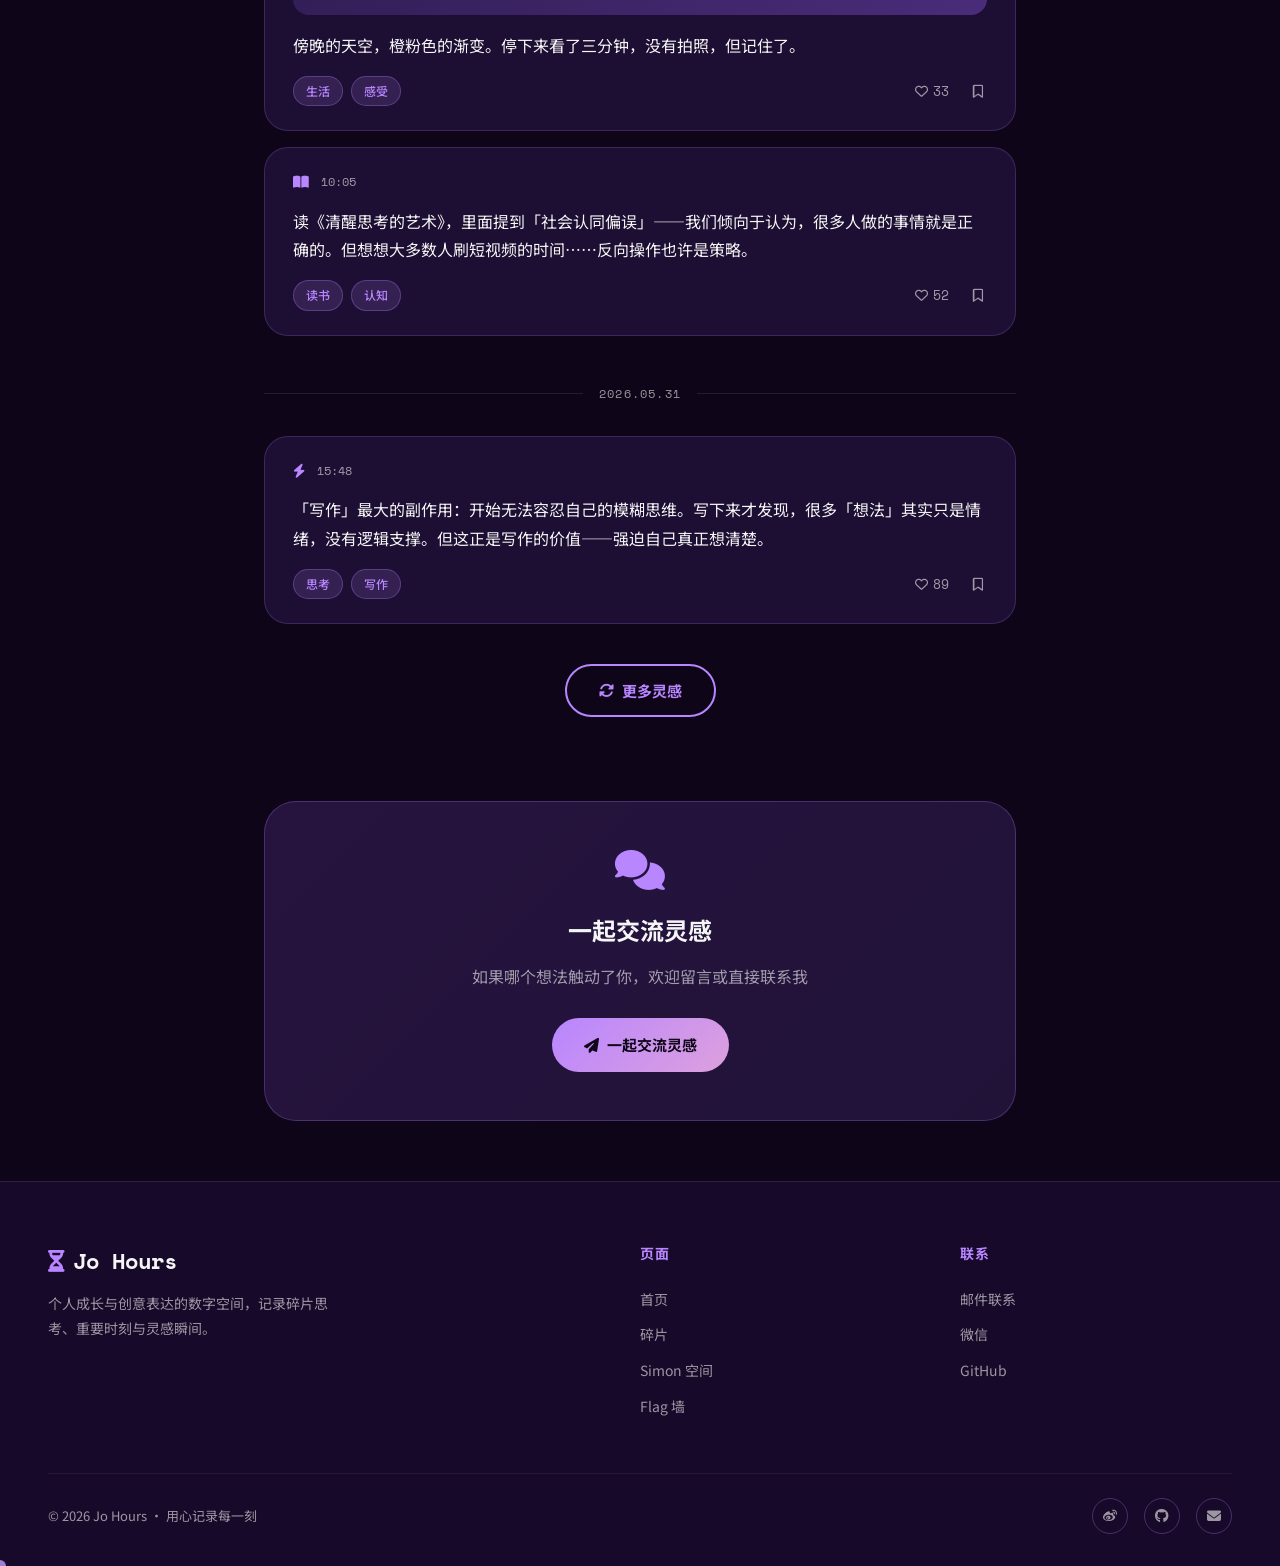
<file: moments.html>
<!DOCTYPE html>
<html lang="zh-CN">
<head>
  <meta charset="UTF-8">
  <meta name="viewport" content="width=device-width, initial-scale=1.0">
  <meta name="description" content="时时刻刻 - Jo Hours · 灵光一闪的瞬间，捕捉它">
  <title>时时刻刻 · Jo Hours</title>
  <link rel="stylesheet" href="style.css">
  <link rel="stylesheet" href="https://cdnjs.cloudflare.com/ajax/libs/font-awesome/6.5.0/css/all.min.css">
  <style>
    .moments-layout {
      max-width: 800px;
      margin: 0 auto;
      padding: 60px 24px;
    }

    /* 筛选栏 */
    .moments-filter {
      display: flex;
      align-items: center;
      gap: 10px;
      flex-wrap: wrap;
      margin-bottom: 48px;
    }

    /* 灵感流 */
    .moments-stream {
      display: flex;
      flex-direction: column;
      gap: 16px;
    }

    .moment-card {
      background: var(--card-bg);
      border: 1px solid var(--card-border);
      border-radius: var(--radius-lg);
      padding: 24px 28px;
      transition: all var(--duration-mid) var(--ease-out);
      position: relative;
      overflow: hidden;
    }

    .moment-card::before {
      content: '';
      position: absolute;
      left: 0;
      top: 0;
      bottom: 0;
      width: 3px;
      background: linear-gradient(180deg, var(--accent-bright), var(--accent-soft));
      opacity: 0;
      transition: opacity var(--duration-mid);
    }

    .moment-card:hover {
      border-color: var(--card-hover-border);
      box-shadow: 0 4px 24px rgba(184,134,255,0.12);
      transform: translateX(4px);
    }

    .moment-card:hover::before {
      opacity: 1;
    }

    /* 特色灵感：引用样式 */
    .moment-card.type-quote {
      background: linear-gradient(135deg, rgba(74,44,122,0.4), rgba(45,27,78,0.6));
      border-color: rgba(184,134,255,0.3);
    }

    .moment-card.type-quote .moment-text {
      font-size: 20px;
      font-weight: 500;
      line-height: 1.6;
      color: var(--text-light);
      font-style: italic;
    }

    /* 图片灵感 */
    .moment-card.type-image .moment-img {
      width: 100%;
      height: 200px;
      border-radius: var(--radius-md);
      background: linear-gradient(135deg, var(--bg-mid), var(--bg-light));
      margin-bottom: 16px;
      display: flex;
      align-items: center;
      justify-content: center;
      overflow: hidden;
    }

    .moment-card.type-image .moment-img i {
      font-size: 48px;
      color: rgba(184,134,255,0.25);
    }

    .moment-header {
      display: flex;
      align-items: center;
      justify-content: space-between;
      margin-bottom: 14px;
    }

    .moment-meta {
      display: flex;
      align-items: center;
      gap: 12px;
    }

    .moment-time {
      font-family: 'Space Mono', monospace;
      font-size: 12px;
      color: var(--text-muted);
    }

    .moment-text {
      font-size: 16px;
      line-height: 1.8;
      color: var(--text-light);
      margin-bottom: 16px;
    }

    .moment-footer {
      display: flex;
      align-items: center;
      justify-content: space-between;
    }

    .moment-tags {
      display: flex;
      gap: 8px;
      flex-wrap: wrap;
    }

    .moment-actions {
      display: flex;
      gap: 16px;
    }

    .moment-action-btn {
      background: none;
      border: none;
      cursor: pointer;
      color: var(--text-muted);
      font-size: 13px;
      display: flex;
      align-items: center;
      gap: 5px;
      transition: color var(--duration-fast);
      font-family: 'Space Mono', monospace;
      padding: 4px;
    }

    .moment-action-btn:hover {
      color: var(--accent-bright);
    }

    /* 日期分隔线 */
    .date-separator {
      display: flex;
      align-items: center;
      gap: 16px;
      margin: 32px 0 16px;
    }

    .date-separator span {
      font-family: 'Space Mono', monospace;
      font-size: 12px;
      color: var(--text-muted);
      white-space: nowrap;
      letter-spacing: 0.1em;
    }

    .date-separator::before,
    .date-separator::after {
      content: '';
      flex: 1;
      height: 1px;
      background: rgba(184,134,255,0.15);
    }

    /* CTA */
    .moments-cta {
      background: linear-gradient(135deg, rgba(74,44,122,0.4), rgba(45,27,78,0.6));
      border: 1px solid rgba(184,134,255,0.25);
      border-radius: var(--radius-xl);
      padding: 48px;
      text-align: center;
      margin-top: 60px;
    }

    .moments-cta h3 {
      font-size: 24px;
      font-weight: 700;
      margin-bottom: 12px;
    }

    .moments-cta p {
      color: var(--text-muted);
      margin-bottom: 28px;
    }
  </style>
</head>
<body>

<nav class="navbar">
  <a href="index.html" class="nav-logo">
    <div class="logo-icon"><i class="fa-solid fa-hourglass-half"></i></div>
    Jo Hours
  </a>
  <ul class="nav-menu">
    <li><a href="fragments.html">碎片</a></li>
    <li><a href="simon.html">Simon 空间</a></li>
    <li><a href="moments.html" class="active">时时刻刻</a></li>
    <li><a href="flags.html">Flag 墙</a></li>
  </ul>
  <a href="mailto:hello@johours.com" class="nav-contact">联系我</a>
  <button class="hamburger"><span></span><span></span><span></span></button>
</nav>

<div class="mobile-menu">
  <a href="fragments.html"><i class="fa-solid fa-puzzle-piece" style="margin-right:10px;color:var(--accent-bright)"></i>碎片</a>
  <a href="simon.html"><i class="fa-solid fa-star-of-life" style="margin-right:10px;color:var(--accent-bright)"></i>Simon 空间</a>
  <a href="moments.html"><i class="fa-solid fa-bolt" style="margin-right:10px;color:var(--accent-bright)"></i>时时刻刻</a>
  <a href="flags.html"><i class="fa-solid fa-flag" style="margin-right:10px;color:var(--accent-bright)"></i>Flag 墙</a>
  <a href="mailto:hello@johours.com">联系我 →</a>
</div>

<!-- Banner -->
<div class="page-banner page-top">
  <div class="page-banner-inner">
    <div class="tag reveal" style="margin-bottom:20px;">
      <i class="fa-solid fa-bolt" style="margin-right:6px"></i>时时刻刻
    </div>
    <h1 class="reveal">灵光一闪的瞬间<br><span>捕捉它</span></h1>
    <p class="reveal reveal-delay-1">即时灵感 · 短思考 · 观察与感受</p>
  </div>
</div>

<div class="moments-layout">
  <!-- 筛选 -->
  <div class="moments-filter filter-tags" data-target=".moments-stream">
    <span style="font-size:13px;color:var(--text-muted);font-family:'Space Mono',monospace;margin-right:4px">筛选：</span>
    <span class="tag active" data-filter="all">全部</span>
    <span class="tag" data-filter="think">思考</span>
    <span class="tag" data-filter="life">生活</span>
    <span class="tag" data-filter="quote">引用</span>
    <span class="tag" data-filter="read">读书</span>
  </div>

  <!-- 灵感流 -->
  <div class="moments-stream">

    <div class="date-separator reveal"><span>TODAY · 2026.06.02</span></div>

    <!-- 今日灵感1 -->
    <div class="moment-card reveal" data-category="think">
      <div class="moment-header">
        <div class="moment-meta">
          <i class="fa-solid fa-bolt" style="color:var(--accent-bright);font-size:14px"></i>
          <span class="moment-time">09:41</span>
        </div>
      </div>
      <p class="moment-text">专注本身就是一种稀缺资源。在注意力被无限切割的今天，能连续做一件事两小时，已经是一种竞争力。不要轻易打断自己的心流状态。</p>
      <div class="moment-footer">
        <div class="moment-tags"><span class="tag">思考</span><span class="tag">效率</span></div>
        <div class="moment-actions">
          <button class="moment-action-btn"><i class="fa-regular fa-heart"></i> 24</button>
          <button class="moment-action-btn"><i class="fa-regular fa-bookmark"></i></button>
        </div>
      </div>
    </div>

    <!-- 引用类 -->
    <div class="moment-card type-quote reveal" data-category="quote">
      <div class="moment-header">
        <div class="moment-meta">
          <i class="fa-solid fa-quote-left" style="color:var(--accent-bright);font-size:14px"></i>
          <span class="moment-time">07:15</span>
        </div>
      </div>
      <p class="moment-text">「真正的成长，是当你回头看自己六个月前的想法，会觉得那时的自己太幼稚——但这种感觉让你感到欣慰而非羞耻。」</p>
      <div class="moment-footer">
        <div class="moment-tags"><span class="tag">引用</span><span class="tag">成长</span></div>
        <div class="moment-actions">
          <button class="moment-action-btn"><i class="fa-regular fa-heart"></i> 67</button>
          <button class="moment-action-btn"><i class="fa-regular fa-bookmark"></i></button>
        </div>
      </div>
    </div>

    <div class="date-separator reveal"><span>YESTERDAY · 2026.06.01</span></div>

    <!-- 昨日1 -->
    <div class="moment-card reveal" data-category="life">
      <div class="moment-header">
        <div class="moment-meta">
          <i class="fa-solid fa-bolt" style="color:var(--accent-bright);font-size:14px"></i>
          <span class="moment-time">22:30</span>
        </div>
      </div>
      <p class="moment-text">今天刻意不看手机两小时，结果发现大脑开始主动「思考」，不是刷内容，而是真正的想东西。那种感觉好久没有了，有点陌生，又很舒服。</p>
      <div class="moment-footer">
        <div class="moment-tags"><span class="tag">生活</span><span class="tag">实验</span></div>
        <div class="moment-actions">
          <button class="moment-action-btn"><i class="fa-regular fa-heart"></i> 41</button>
          <button class="moment-action-btn"><i class="fa-regular fa-bookmark"></i></button>
        </div>
      </div>
    </div>

    <!-- 图片类 -->
    <div class="moment-card type-image reveal" data-category="life">
      <div class="moment-header">
        <div class="moment-meta">
          <i class="fa-solid fa-camera" style="color:var(--accent-bright);font-size:14px"></i>
          <span class="moment-time">18:20</span>
        </div>
      </div>
      <div class="moment-img">
        <i class="fa-solid fa-cloud-sun"></i>
      </div>
      <p class="moment-text">傍晚的天空，橙粉色的渐变。停下来看了三分钟，没有拍照，但记住了。</p>
      <div class="moment-footer">
        <div class="moment-tags"><span class="tag">生活</span><span class="tag">感受</span></div>
        <div class="moment-actions">
          <button class="moment-action-btn"><i class="fa-regular fa-heart"></i> 33</button>
          <button class="moment-action-btn"><i class="fa-regular fa-bookmark"></i></button>
        </div>
      </div>
    </div>

    <!-- 读书类 -->
    <div class="moment-card reveal" data-category="read">
      <div class="moment-header">
        <div class="moment-meta">
          <i class="fa-solid fa-book-open" style="color:var(--accent-bright);font-size:14px"></i>
          <span class="moment-time">10:05</span>
        </div>
      </div>
      <p class="moment-text">读《清醒思考的艺术》，里面提到「社会认同偏误」——我们倾向于认为，很多人做的事情就是正确的。但想想大多数人刷短视频的时间……反向操作也许是策略。</p>
      <div class="moment-footer">
        <div class="moment-tags"><span class="tag">读书</span><span class="tag">认知</span></div>
        <div class="moment-actions">
          <button class="moment-action-btn"><i class="fa-regular fa-heart"></i> 52</button>
          <button class="moment-action-btn"><i class="fa-regular fa-bookmark"></i></button>
        </div>
      </div>
    </div>

    <div class="date-separator reveal"><span>2026.05.31</span></div>

    <div class="moment-card reveal" data-category="think">
      <div class="moment-header">
        <div class="moment-meta">
          <i class="fa-solid fa-bolt" style="color:var(--accent-bright);font-size:14px"></i>
          <span class="moment-time">15:48</span>
        </div>
      </div>
      <p class="moment-text">「写作」最大的副作用：开始无法容忍自己的模糊思维。写下来才发现，很多「想法」其实只是情绪，没有逻辑支撑。但这正是写作的价值——强迫自己真正想清楚。</p>
      <div class="moment-footer">
        <div class="moment-tags"><span class="tag">思考</span><span class="tag">写作</span></div>
        <div class="moment-actions">
          <button class="moment-action-btn"><i class="fa-regular fa-heart"></i> 89</button>
          <button class="moment-action-btn"><i class="fa-regular fa-bookmark"></i></button>
        </div>
      </div>
    </div>

    <!-- 加载更多 -->
    <div style="text-align:center;padding:24px 0;">
      <button class="btn btn-outline reveal">
        <i class="fa-solid fa-rotate"></i>
        更多灵感
      </button>
    </div>

  </div>

  <!-- CTA -->
  <div class="moments-cta reveal">
    <i class="fa-solid fa-comments" style="font-size:40px;color:var(--accent-bright);margin-bottom:20px;display:block"></i>
    <h3>一起交流灵感</h3>
    <p>如果哪个想法触动了你，欢迎留言或直接联系我</p>
    <a href="mailto:hello@johours.com" class="btn btn-primary">
      <i class="fa-solid fa-paper-plane"></i>
      一起交流灵感
    </a>
  </div>
</div>

<footer class="footer">
  <div class="footer-inner">
    <div class="footer-brand">
      <div class="logo"><i class="fa-solid fa-hourglass-half" style="color:var(--accent-bright);margin-right:8px"></i>Jo Hours</div>
      <p>个人成长与创意表达的数字空间，记录碎片思考、重要时刻与灵感瞬间。</p>
    </div>
    <div class="footer-col">
      <h4>页面</h4>
      <a href="index.html">首页</a>
      <a href="fragments.html">碎片</a>
      <a href="simon.html">Simon 空间</a>
      <a href="flags.html">Flag 墙</a>
    </div>
    <div class="footer-col">
      <h4>联系</h4>
      <a href="mailto:hello@johours.com">邮件联系</a>
      <a href="#">微信</a><a href="#">GitHub</a>
    </div>
  </div>
  <div class="footer-bottom">
    <p>© 2026 Jo Hours · 用心记录每一刻</p>
    <div class="footer-social">
      <a href="#"><i class="fa-brands fa-weibo"></i></a>
      <a href="#"><i class="fa-brands fa-github"></i></a>
      <a href="#"><i class="fa-solid fa-envelope"></i></a>
    </div>
  </div>
</footer>

<script src="main.js"></script>
</body>
</html>
</file>
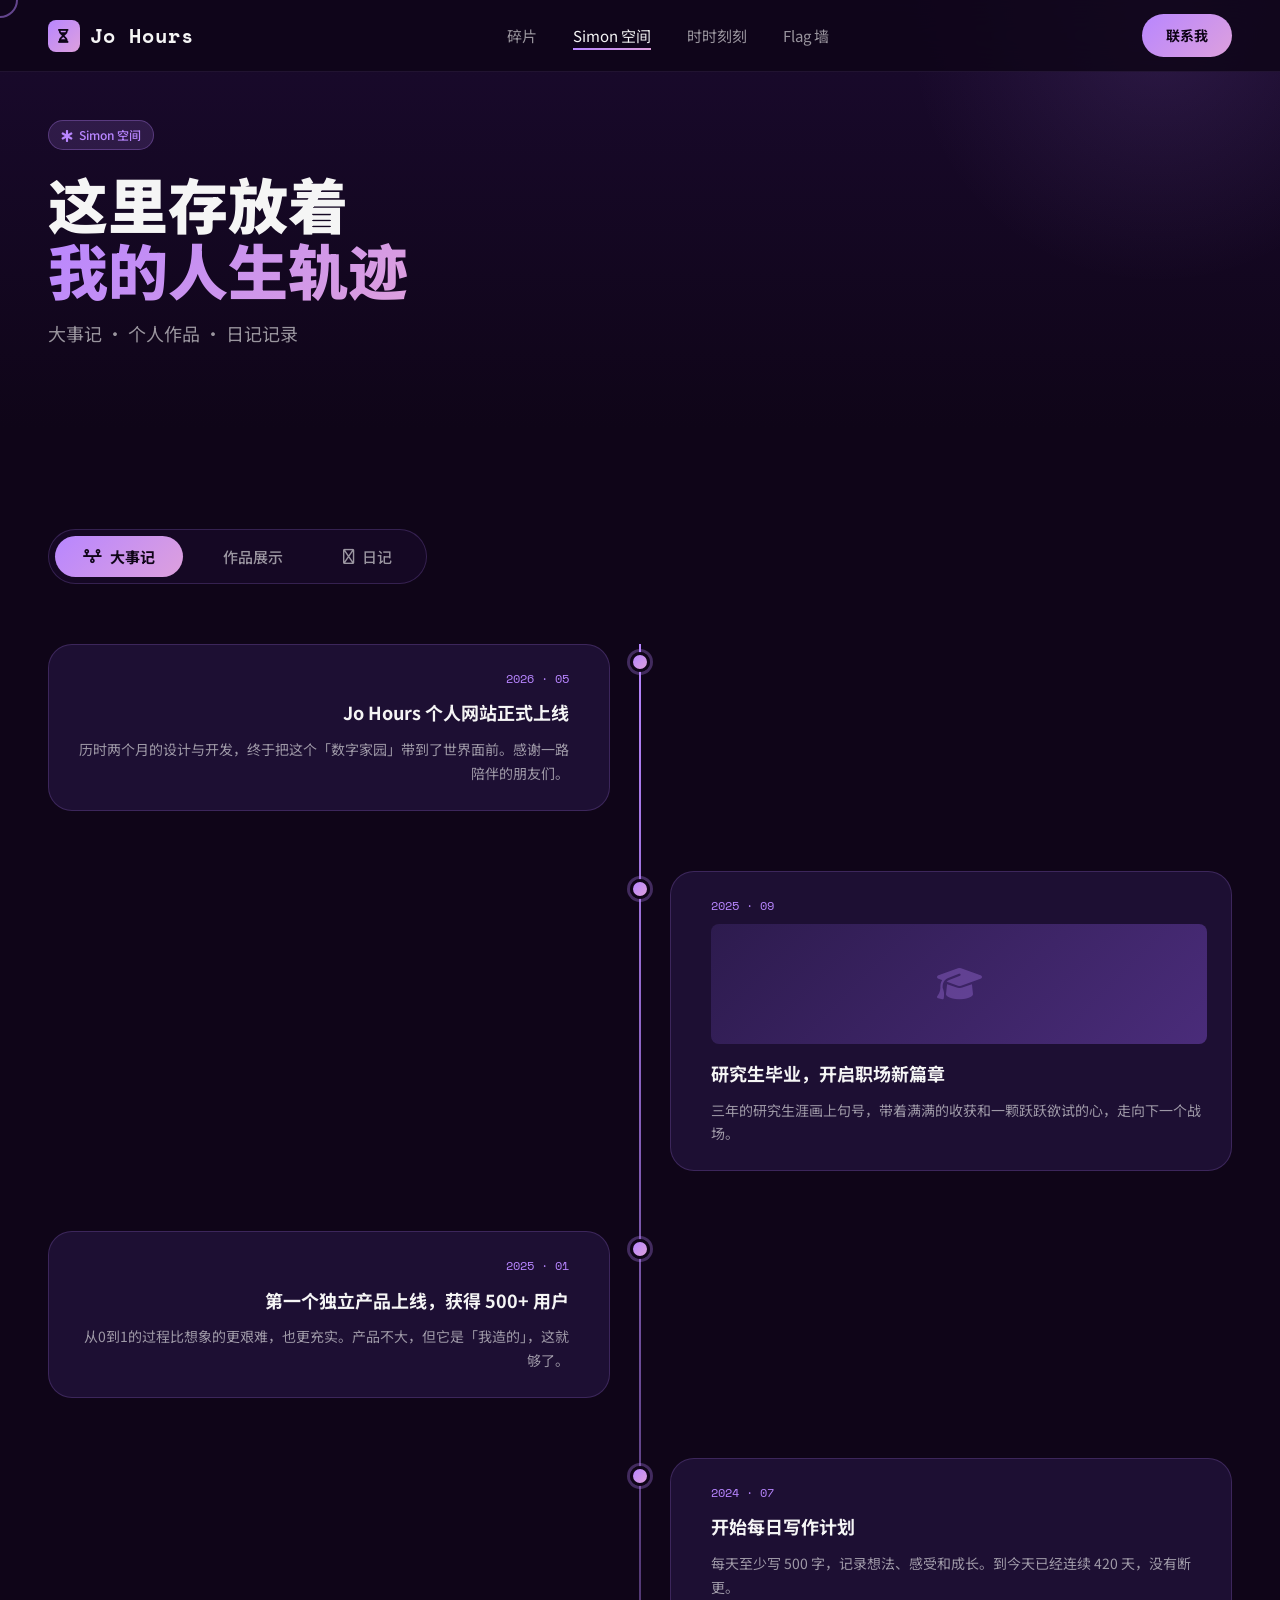
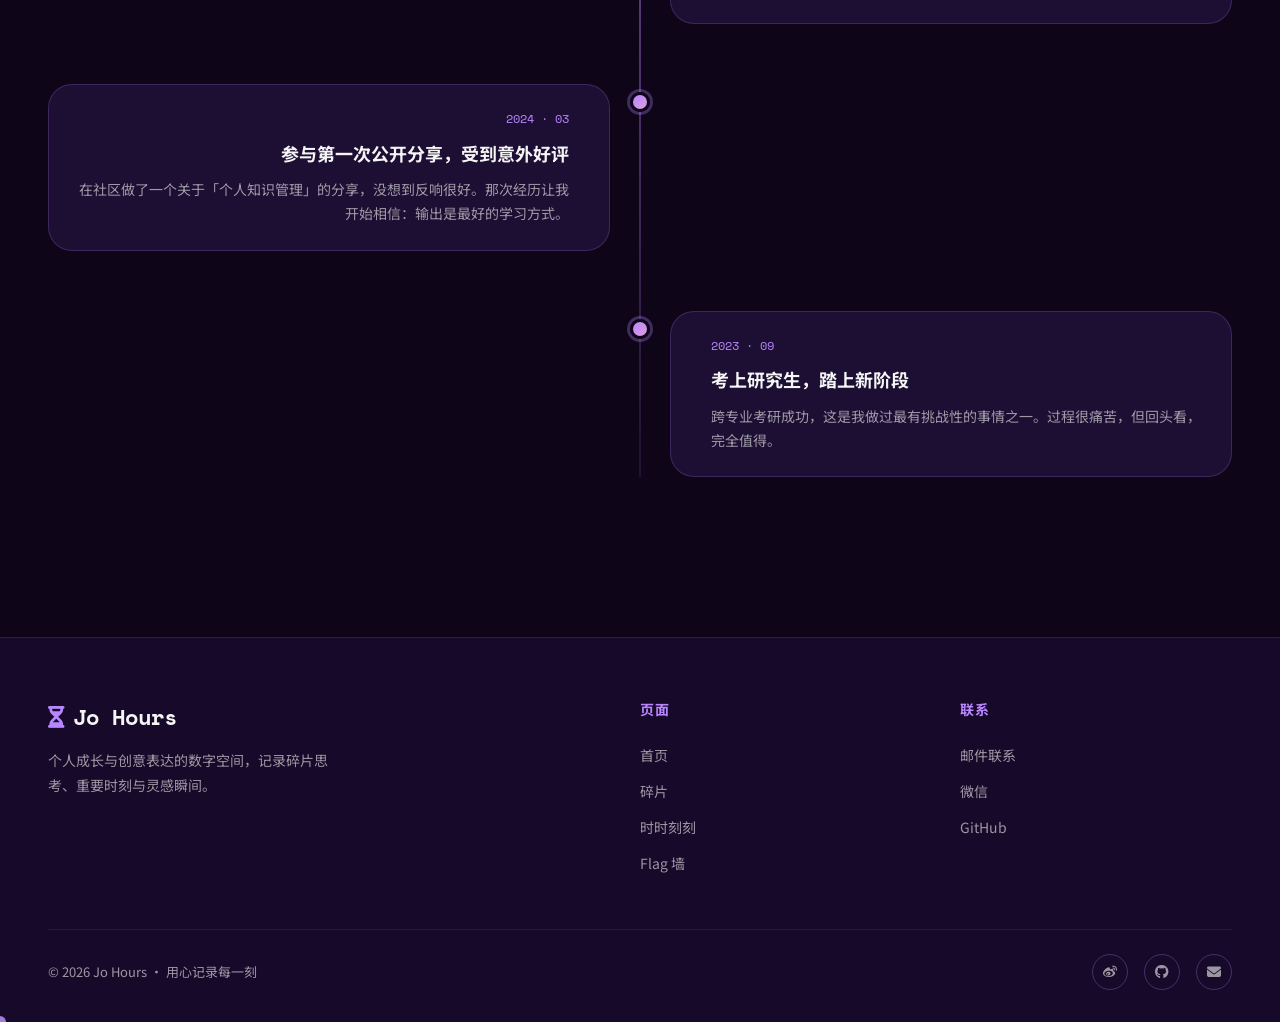
<file: simon.html>
<!DOCTYPE html>
<html lang="zh-CN">
<head>
  <meta charset="UTF-8">
  <meta name="viewport" content="width=device-width, initial-scale=1.0">
  <meta name="description" content="Simon 空间 - Jo Hours · 这里存放着我的人生轨迹">
  <title>Simon 空间 · Jo Hours</title>
  <link rel="stylesheet" href="style.css">
  <link rel="stylesheet" href="https://cdnjs.cloudflare.com/ajax/libs/font-awesome/6.5.0/css/all.min.css">
  <style>
    /* ── Tab 导航 ── */
    .simon-tab-nav {
      display: flex;
      gap: 4px;
      background: rgba(26,10,46,0.6);
      border: 1px solid var(--card-border);
      border-radius: 40px;
      padding: 6px;
      width: fit-content;
      margin-bottom: 60px;
    }

    .tab-btn {
      padding: 10px 28px;
      border-radius: 40px;
      border: none;
      background: none;
      color: var(--text-muted);
      font-size: 15px;
      font-weight: 500;
      font-family: 'Noto Sans SC', sans-serif;
      cursor: pointer;
      transition: all var(--duration-fast) var(--ease-out);
      display: flex;
      align-items: center;
      gap: 8px;
    }

    .tab-btn:hover {
      color: var(--text-light);
    }

    .tab-btn.active {
      background: linear-gradient(135deg, var(--accent-bright), var(--accent-soft));
      color: var(--bg-deep);
      font-weight: 700;
    }

    .tab-panel { display: none; }
    .tab-panel.active { display: block; }

    /* ── 时间线 ── */
    .timeline {
      position: relative;
      padding-left: 0;
    }

    .timeline::before {
      content: '';
      position: absolute;
      left: 50%;
      top: 0;
      bottom: 0;
      width: 2px;
      background: linear-gradient(180deg, var(--accent-bright), rgba(184,134,255,0.1));
      transform: translateX(-50%);
    }

    .timeline-item {
      display: grid;
      grid-template-columns: 1fr 60px 1fr;
      gap: 0;
      margin-bottom: 60px;
      position: relative;
    }

    .timeline-item:nth-child(odd) .timeline-content {
      grid-column: 1;
      grid-row: 1;
      text-align: right;
      padding-right: 40px;
    }

    .timeline-item:nth-child(odd) .timeline-dot {
      grid-column: 2;
    }

    .timeline-item:nth-child(odd) .timeline-empty {
      grid-column: 3;
    }

    .timeline-item:nth-child(even) .timeline-empty {
      grid-column: 1;
    }

    .timeline-item:nth-child(even) .timeline-dot {
      grid-column: 2;
    }

    .timeline-item:nth-child(even) .timeline-content {
      grid-column: 3;
      grid-row: 1;
      padding-left: 40px;
    }

    .timeline-dot {
      display: flex;
      align-items: flex-start;
      justify-content: center;
      padding-top: 8px;
      position: relative;
    }

    .timeline-dot-inner {
      width: 20px;
      height: 20px;
      border-radius: 50%;
      background: linear-gradient(135deg, var(--accent-bright), var(--accent-soft));
      border: 3px solid var(--bg-deep);
      box-shadow: 0 0 0 3px rgba(184,134,255,0.3);
      animation: nodeGlow 2.5s ease-in-out infinite;
      flex-shrink: 0;
      position: relative;
      z-index: 1;
    }

    @keyframes nodeGlow {
      0%, 100% { box-shadow: 0 0 0 3px rgba(184,134,255,0.3), 0 0 12px rgba(184,134,255,0.3); }
      50%       { box-shadow: 0 0 0 6px rgba(184,134,255,0.15), 0 0 20px rgba(184,134,255,0.4); }
    }

    .timeline-content {
      background: var(--card-bg);
      border: 1px solid var(--card-border);
      border-radius: var(--radius-lg);
      padding: 24px;
      transition: all var(--duration-mid) var(--ease-out);
    }

    .timeline-content:hover {
      border-color: var(--card-hover-border);
      box-shadow: 0 8px 32px rgba(184,134,255,0.12);
      transform: translateY(-2px);
    }

    .timeline-date {
      font-family: 'Space Mono', monospace;
      font-size: 12px;
      color: var(--accent-bright);
      margin-bottom: 8px;
      display: block;
    }

    .timeline-content h3 {
      font-size: 18px;
      font-weight: 700;
      margin-bottom: 10px;
    }

    .timeline-content p {
      font-size: 14px;
      color: var(--text-muted);
      line-height: 1.7;
    }

    .timeline-img {
      width: 100%;
      height: 120px;
      border-radius: var(--radius-sm);
      background: linear-gradient(135deg, var(--bg-mid), var(--bg-light));
      margin-bottom: 14px;
      display: flex;
      align-items: center;
      justify-content: center;
    }

    .timeline-img i {
      font-size: 36px;
      color: rgba(184,134,255,0.3);
    }

    /* ── 作品画廊 ── */
    .works-grid {
      display: grid;
      grid-template-columns: repeat(3, 1fr);
      gap: 24px;
    }

    .work-card {
      background: var(--card-bg);
      border: 1px solid var(--card-border);
      border-radius: var(--radius-lg);
      overflow: hidden;
      transition: all var(--duration-mid) var(--ease-out);
      cursor: pointer;
      text-decoration: none;
      display: block;
    }

    .work-card:hover {
      border-color: var(--card-hover-border);
      box-shadow: 0 12px 40px rgba(184,134,255,0.2);
      transform: translateY(-6px);
    }

    .work-img {
      height: 220px;
      background: linear-gradient(135deg, var(--bg-mid), var(--bg-light));
      position: relative;
      display: flex;
      align-items: center;
      justify-content: center;
      overflow: hidden;
    }

    .work-img i {
      font-size: 56px;
      color: rgba(184,134,255,0.25);
      transition: transform var(--duration-mid) var(--ease-spring);
    }

    .work-card:hover .work-img i {
      transform: scale(1.2);
    }

    .work-overlay {
      position: absolute;
      inset: 0;
      background: linear-gradient(to top, rgba(15,5,24,0.9), transparent);
      opacity: 0;
      transition: opacity var(--duration-mid) var(--ease-out);
      display: flex;
      align-items: flex-end;
      padding: 20px;
    }

    .work-card:hover .work-overlay {
      opacity: 1;
    }

    .work-overlay-btn {
      display: flex;
      align-items: center;
      gap: 8px;
      color: var(--text-light);
      font-size: 14px;
      font-weight: 700;
    }

    .work-body {
      padding: 18px 20px;
    }

    .work-body h3 {
      font-size: 16px;
      font-weight: 700;
      margin-bottom: 8px;
      color: var(--text-light);
    }

    .work-body p {
      font-size: 13px;
      color: var(--text-muted);
      line-height: 1.6;
      margin-bottom: 14px;
    }

    .work-footer {
      display: flex;
      justify-content: space-between;
      align-items: center;
    }

    .work-type {
      font-size: 11px;
      font-family: 'Space Mono', monospace;
      color: var(--accent-bright);
      background: rgba(184,134,255,0.1);
      padding: 3px 10px;
      border-radius: 20px;
    }

    /* ── 日记列表 ── */
    .diary-list {
      display: flex;
      flex-direction: column;
      gap: 16px;
    }

    .diary-month-header {
      font-family: 'Space Mono', monospace;
      font-size: 13px;
      color: var(--accent-bright);
      letter-spacing: 0.1em;
      text-transform: uppercase;
      padding: 8px 0;
      border-bottom: 1px solid rgba(184,134,255,0.15);
      margin-top: 20px;
      margin-bottom: 8px;
    }

    .diary-item {
      background: var(--card-bg);
      border: 1px solid var(--card-border);
      border-radius: var(--radius-md);
      padding: 20px 24px;
      cursor: pointer;
      transition: all var(--duration-fast) var(--ease-out);
      display: flex;
      gap: 24px;
      align-items: flex-start;
      text-decoration: none;
    }

    .diary-item:hover {
      border-color: var(--card-hover-border);
      background: rgba(74,44,122,0.3);
      transform: translateX(4px);
    }

    .diary-date-box {
      flex-shrink: 0;
      width: 56px;
      text-align: center;
    }

    .diary-day {
      font-family: 'Space Mono', monospace;
      font-size: 32px;
      font-weight: 700;
      color: var(--accent-bright);
      line-height: 1;
    }

    .diary-weekday {
      font-size: 11px;
      color: var(--text-muted);
      margin-top: 4px;
    }

    .diary-body {
      flex: 1;
    }

    .diary-body h4 {
      font-size: 16px;
      font-weight: 700;
      color: var(--text-light);
      margin-bottom: 8px;
    }

    .diary-body p {
      font-size: 14px;
      color: var(--text-muted);
      line-height: 1.6;
      display: -webkit-box;
      -webkit-line-clamp: 2;
      -webkit-box-orient: vertical;
      overflow: hidden;
    }

    .diary-mood {
      flex-shrink: 0;
      width: 36px;
      height: 36px;
      border-radius: 50%;
      background: rgba(184,134,255,0.1);
      border: 1px solid var(--card-border);
      display: flex;
      align-items: center;
      justify-content: center;
      font-size: 16px;
    }

    /* 响应式 */
    @media (max-width: 1023px) {
      .timeline::before {
        left: 20px;
      }

      .timeline-item {
        grid-template-columns: 40px 1fr;
        grid-template-rows: auto;
      }

      .timeline-item:nth-child(odd) .timeline-content,
      .timeline-item:nth-child(even) .timeline-content {
        grid-column: 2;
        grid-row: 1;
        text-align: left;
        padding-right: 0;
        padding-left: 20px;
      }

      .timeline-item:nth-child(odd) .timeline-dot,
      .timeline-item:nth-child(even) .timeline-dot {
        grid-column: 1;
        grid-row: 1;
      }

      .timeline-item .timeline-empty {
        display: none;
      }

      .works-grid {
        grid-template-columns: repeat(2, 1fr);
      }

      .simon-tab-nav {
        width: 100%;
        overflow-x: auto;
      }

      .tab-btn {
        padding: 10px 18px;
        white-space: nowrap;
      }
    }

    @media (max-width: 767px) {
      .works-grid {
        grid-template-columns: 1fr;
      }
    }
  </style>
</head>
<body>

<nav class="navbar">
  <a href="index.html" class="nav-logo">
    <div class="logo-icon"><i class="fa-solid fa-hourglass-half"></i></div>
    Jo Hours
  </a>
  <ul class="nav-menu">
    <li><a href="fragments.html">碎片</a></li>
    <li><a href="simon.html" class="active">Simon 空间</a></li>
    <li><a href="moments.html">时时刻刻</a></li>
    <li><a href="flags.html">Flag 墙</a></li>
  </ul>
  <a href="mailto:hello@johours.com" class="nav-contact">联系我</a>
  <button class="hamburger"><span></span><span></span><span></span></button>
</nav>

<div class="mobile-menu">
  <a href="fragments.html"><i class="fa-solid fa-puzzle-piece" style="margin-right:10px;color:var(--accent-bright)"></i>碎片</a>
  <a href="simon.html"><i class="fa-solid fa-star-of-life" style="margin-right:10px;color:var(--accent-bright)"></i>Simon 空间</a>
  <a href="moments.html"><i class="fa-solid fa-bolt" style="margin-right:10px;color:var(--accent-bright)"></i>时时刻刻</a>
  <a href="flags.html"><i class="fa-solid fa-flag" style="margin-right:10px;color:var(--accent-bright)"></i>Flag 墙</a>
  <a href="mailto:hello@johours.com">联系我 →</a>
</div>

<!-- Banner -->
<div class="page-banner page-top">
  <div class="page-banner-inner">
    <div class="tag reveal" style="margin-bottom:20px;">
      <i class="fa-solid fa-star-of-life" style="margin-right:6px"></i>Simon 空间
    </div>
    <h1 class="reveal">这里存放着<br><span>我的人生轨迹</span></h1>
    <p class="reveal reveal-delay-1">大事记 · 个人作品 · 日记记录</p>
  </div>
</div>

<div class="section tab-container">
  <!-- Tab 导航 -->
  <div class="simon-tab-nav tab-nav reveal">
    <button class="tab-btn active" data-tab="timeline">
      <i class="fa-solid fa-timeline"></i>
      大事记
    </button>
    <button class="tab-btn" data-tab="works">
      <i class="fa-solid fa-grid-2"></i>
      作品展示
    </button>
    <button class="tab-btn" data-tab="diary">
      <i class="fa-regular fa-book-open"></i>
      日记
    </button>
  </div>

  <!-- ══ 大事记 ══ -->
  <div class="tab-panel active" data-panel="timeline">
    <div class="timeline">

      <!-- 节点 1 -->
      <div class="timeline-item reveal">
        <div class="timeline-content">
          <span class="timeline-date">2026 · 05</span>
          <h3>Jo Hours 个人网站正式上线</h3>
          <p>历时两个月的设计与开发，终于把这个「数字家园」带到了世界面前。感谢一路陪伴的朋友们。</p>
        </div>
        <div class="timeline-dot"><div class="timeline-dot-inner"></div></div>
        <div class="timeline-empty"></div>
      </div>

      <!-- 节点 2 -->
      <div class="timeline-item reveal">
        <div class="timeline-empty"></div>
        <div class="timeline-dot"><div class="timeline-dot-inner"></div></div>
        <div class="timeline-content">
          <span class="timeline-date">2025 · 09</span>
          <div class="timeline-img">
            <i class="fa-solid fa-graduation-cap"></i>
          </div>
          <h3>研究生毕业，开启职场新篇章</h3>
          <p>三年的研究生涯画上句号，带着满满的收获和一颗跃跃欲试的心，走向下一个战场。</p>
        </div>
      </div>

      <!-- 节点 3 -->
      <div class="timeline-item reveal">
        <div class="timeline-content">
          <span class="timeline-date">2025 · 01</span>
          <h3>第一个独立产品上线，获得 500+ 用户</h3>
          <p>从0到1的过程比想象的更艰难，也更充实。产品不大，但它是「我造的」，这就够了。</p>
        </div>
        <div class="timeline-dot"><div class="timeline-dot-inner"></div></div>
        <div class="timeline-empty"></div>
      </div>

      <!-- 节点 4 -->
      <div class="timeline-item reveal">
        <div class="timeline-empty"></div>
        <div class="timeline-dot"><div class="timeline-dot-inner"></div></div>
        <div class="timeline-content">
          <span class="timeline-date">2024 · 07</span>
          <h3>开始每日写作计划</h3>
          <p>每天至少写 500 字，记录想法、感受和成长。到今天已经连续 420 天，没有断更。</p>
        </div>
      </div>

      <!-- 节点 5 -->
      <div class="timeline-item reveal">
        <div class="timeline-content">
          <span class="timeline-date">2024 · 03</span>
          <h3>参与第一次公开分享，受到意外好评</h3>
          <p>在社区做了一个关于「个人知识管理」的分享，没想到反响很好。那次经历让我开始相信：输出是最好的学习方式。</p>
        </div>
        <div class="timeline-dot"><div class="timeline-dot-inner"></div></div>
        <div class="timeline-empty"></div>
      </div>

      <!-- 节点 6 -->
      <div class="timeline-item reveal">
        <div class="timeline-empty"></div>
        <div class="timeline-dot"><div class="timeline-dot-inner"></div></div>
        <div class="timeline-content">
          <span class="timeline-date">2023 · 09</span>
          <h3>考上研究生，踏上新阶段</h3>
          <p>跨专业考研成功，这是我做过最有挑战性的事情之一。过程很痛苦，但回头看，完全值得。</p>
        </div>
      </div>

    </div>
  </div>

  <!-- ══ 作品展示 ══ -->
  <div class="tab-panel" data-panel="works">
    <div class="works-grid">

      <a href="#" class="work-card reveal card-3d" style="text-decoration:none">
        <div class="work-img" style="background:linear-gradient(135deg,#1A2744,#2A4080);">
          <i class="fa-solid fa-mobile-screen-button"></i>
          <div class="work-overlay">
            <span class="work-overlay-btn"><i class="fa-solid fa-arrow-up-right-from-square"></i> 查看详情</span>
          </div>
        </div>
        <div class="work-body">
          <h3>DailyDo - 每日任务追踪器</h3>
          <p>一个专注于「今日最重要三件事」的极简任务 App，帮助用户告别清单焦虑。</p>
          <div class="work-footer">
            <span class="work-type">APP</span>
            <div style="display:flex;gap:8px">
              <span class="tag">iOS</span>
              <span class="tag">设计</span>
            </div>
          </div>
        </div>
      </a>

      <a href="#" class="work-card reveal reveal-delay-1 card-3d" style="text-decoration:none">
        <div class="work-img" style="background:linear-gradient(135deg,#2A3D1A,#4A6B2A);">
          <i class="fa-solid fa-chart-bar"></i>
          <div class="work-overlay">
            <span class="work-overlay-btn"><i class="fa-solid fa-arrow-up-right-from-square"></i> 查看详情</span>
          </div>
        </div>
        <div class="work-body">
          <h3>GrowthBoard - 个人成长看板</h3>
          <p>可视化你的阅读、写作、运动数据，用数据反映真实的成长轨迹。</p>
          <div class="work-footer">
            <span class="work-type">Web</span>
            <div style="display:flex;gap:8px">
              <span class="tag">Vue</span>
              <span class="tag">数据可视化</span>
            </div>
          </div>
        </div>
      </a>

      <a href="essays.html" class="work-card reveal reveal-delay-2 card-3d" style="text-decoration:none">
        <div class="work-img" style="background:linear-gradient(135deg,#2A1A3D,#4A2A6B);">
          <i class="fa-solid fa-pen-nib"></i>
          <div class="work-overlay">
            <span class="work-overlay-btn"><i class="fa-solid fa-arrow-right"></i> 查看作文</span>
          </div>
        </div>
        <div class="work-body">
          <h3>作文展示</h3>
          <p>我的文字作品集，记录思考、表达观点、分享成长的每一篇文章。</p>
          <div class="work-footer">
            <span class="work-type">文字</span>
            <div style="display:flex;gap:8px">
              <span class="tag">议论文</span>
              <span class="tag">记叙文</span>
            </div>
          </div>
        </div>
      </a>

      <a href="#" class="work-card reveal card-3d" style="text-decoration:none">
        <div class="work-img" style="background:linear-gradient(135deg,#1A3D3D,#2A6B6B);">
          <i class="fa-solid fa-robot"></i>
          <div class="work-overlay">
            <span class="work-overlay-btn"><i class="fa-solid fa-arrow-up-right-from-square"></i> 查看详情</span>
          </div>
        </div>
        <div class="work-body">
          <h3>AINote - 智能笔记助手</h3>
          <p>接入 LLM 的笔记工具，自动摘要、提取关键词、生成思维导图。</p>
          <div class="work-footer">
            <span class="work-type">AI 工具</span>
            <div style="display:flex;gap:8px">
              <span class="tag">Python</span>
              <span class="tag">AI</span>
            </div>
          </div>
        </div>
      </a>

      <a href="#" class="work-card reveal reveal-delay-1 card-3d" style="text-decoration:none">
        <div class="work-img" style="background:linear-gradient(135deg,#3D3D1A,#6B6B2A);">
          <i class="fa-solid fa-book"></i>
          <div class="work-overlay">
            <span class="work-overlay-btn"><i class="fa-solid fa-arrow-up-right-from-square"></i> 查看详情</span>
          </div>
        </div>
        <div class="work-body">
          <h3>《个人成长指南》电子书</h3>
          <p>整理了三年的成长心得，涵盖时间管理、知识体系、效率工具，累计下载 3000+ 次。</p>
          <div class="work-footer">
            <span class="work-type">内容</span>
            <div style="display:flex;gap:8px">
              <span class="tag">电子书</span>
              <span class="tag">3000+ 下载</span>
            </div>
          </div>
        </div>
      </a>

      <!-- 合作咨询 CTA -->
      <div class="work-card reveal reveal-delay-2" style="background:linear-gradient(135deg,rgba(74,44,122,0.5),rgba(45,27,78,0.7));border-color:rgba(184,134,255,0.3);display:flex;flex-direction:column;align-items:center;justify-content:center;text-align:center;padding:40px;cursor:default;">
        <i class="fa-solid fa-handshake" style="font-size:40px;color:var(--accent-bright);margin-bottom:20px;"></i>
        <h3 style="color:var(--text-light);margin-bottom:12px;">有合作想法？</h3>
        <p style="color:var(--text-muted);font-size:14px;margin-bottom:24px;">欢迎聊聊设计、产品、技术方向的合作</p>
        <a href="mailto:hello@johours.com" class="btn btn-primary" style="font-size:14px;padding:12px 24px">
          <i class="fa-solid fa-paper-plane"></i>
          合作咨询
        </a>
      </div>

    </div>
  </div>

  <!-- ══ 日记 ══ -->
  <div class="tab-panel" data-panel="diary">
    <div class="diary-list">

      <div class="diary-month-header">2026年5月</div>

      <a href="#" class="diary-item reveal" style="text-decoration:none">
        <div class="diary-date-box">
          <div class="diary-day">18</div>
          <div class="diary-weekday">周日</div>
        </div>
        <div class="diary-body">
          <h4>一个人的周末，出奇地充实</h4>
          <p>没有任何计划的周末，反而过得最充实。睡到自然醒，读了两小时书，下午去咖啡馆写了篇文章……</p>
        </div>
        <div class="diary-mood"><i class="fa-regular fa-face-smile" style="color:var(--accent-bright)"></i></div>
      </a>

      <a href="#" class="diary-item reveal reveal-delay-1" style="text-decoration:none">
        <div class="diary-date-box">
          <div class="diary-day">14</div>
          <div class="diary-weekday">周三</div>
        </div>
        <div class="diary-body">
          <h4>今天遇到了一个很有意思的人</h4>
          <p>在社区活动认识了一个做独立游戏的创作者，聊了很久关于「创作动力」的问题……</p>
        </div>
        <div class="diary-mood"><i class="fa-regular fa-face-grin-stars" style="color:var(--accent-gold)"></i></div>
      </a>

      <a href="#" class="diary-item reveal reveal-delay-2" style="text-decoration:none">
        <div class="diary-date-box">
          <div class="diary-day">08</div>
          <div class="diary-weekday">周四</div>
        </div>
        <div class="diary-body">
          <h4>写作 300 天了，说几句想说的话</h4>
          <p>今天是连续写作第 300 天。没什么特别的仪式感，但翻看最初的日记，有点想笑，也有点感动……</p>
        </div>
        <div class="diary-mood"><i class="fa-regular fa-face-smile-wink" style="color:var(--accent-bright)"></i></div>
      </a>

      <div class="diary-month-header">2026年4月</div>

      <a href="#" class="diary-item reveal" style="text-decoration:none">
        <div class="diary-date-box">
          <div class="diary-day">29</div>
          <div class="diary-weekday">周二</div>
        </div>
        <div class="diary-body">
          <h4>完成了一件拖延了很久的事</h4>
          <p>终于把那个搁置三个月的项目收尾提交了。拖延症犯起来真的很耗心力……</p>
        </div>
        <div class="diary-mood"><i class="fa-regular fa-face-flushed" style="color:var(--accent-soft)"></i></div>
      </a>

      <a href="#" class="diary-item reveal reveal-delay-1" style="text-decoration:none">
        <div class="diary-date-box">
          <div class="diary-day">15</div>
          <div class="diary-weekday">周二</div>
        </div>
        <div class="diary-body">
          <h4>关于「慢生活」的一些思考</h4>
          <p>刷到一篇关于慢生活的文章，然后开始质疑自己是不是活得太快了。效率是好事，但……</p>
        </div>
        <div class="diary-mood"><i class="fa-regular fa-face-thinking" style="color:var(--accent-soft)"></i></div>
      </a>

    </div>

    <div style="text-align:center;margin-top:48px;">
      <button class="btn btn-outline">
        <i class="fa-solid fa-rotate"></i>
        查看更多日记
      </button>
    </div>
  </div>

</div>

<footer class="footer">
  <div class="footer-inner">
    <div class="footer-brand">
      <div class="logo"><i class="fa-solid fa-hourglass-half" style="color:var(--accent-bright);margin-right:8px"></i>Jo Hours</div>
      <p>个人成长与创意表达的数字空间，记录碎片思考、重要时刻与灵感瞬间。</p>
    </div>
    <div class="footer-col">
      <h4>页面</h4>
      <a href="index.html">首页</a>
      <a href="fragments.html">碎片</a>
      <a href="moments.html">时时刻刻</a>
      <a href="flags.html">Flag 墙</a>
    </div>
    <div class="footer-col">
      <h4>联系</h4>
      <a href="mailto:hello@johours.com">邮件联系</a>
      <a href="#">微信</a><a href="#">GitHub</a>
    </div>
  </div>
  <div class="footer-bottom">
    <p>© 2026 Jo Hours · 用心记录每一刻</p>
    <div class="footer-social">
      <a href="#"><i class="fa-brands fa-weibo"></i></a>
      <a href="#"><i class="fa-brands fa-github"></i></a>
      <a href="#"><i class="fa-solid fa-envelope"></i></a>
    </div>
  </div>
</footer>

<script src="main.js"></script>
</body>
</html>
</file>
<file: style.css>
/* ========================================
   Jo Hours - 全局样式系统
   色彩：深紫黑 #0F0518 → 深紫 #4A2C7A → 亮紫 #B886FF
   字体：Noto Sans SC (中文) + Space Mono (英文数字)
   布局：非对称创意 + 沉浸式滚动
======================================== */

@import url('https://fonts.googleapis.com/css2?family=Noto+Sans+SC:wght@300;400;500;700;900&family=Space+Mono:ital,wght@0,400;0,700;1,400&display=swap');

/* ── CSS 变量 ── */
:root {
  /* 色彩系统 */
  --bg-deep:       #0F0518;
  --bg-dark:       #1A0A2E;
  --bg-mid:        #2D1B4E;
  --bg-light:      #4A2C7A;
  --accent-bright: #B886FF;
  --accent-soft:   #DDA0DD;
  --accent-gold:   #FFD700;
  --text-light:    #F5F5F5;
  --text-muted:    rgba(245, 245, 245, 0.6);
  --text-dark:     #1A1A2E;
  --text-body-dark:#2C2C3E;
  --card-bg:       rgba(45, 27, 78, 0.5);
  --card-border:   rgba(184, 134, 255, 0.2);
  --card-hover-border: rgba(184, 134, 255, 0.6);

  /* 间距 */
  --section-gap:   100px;
  --card-pad:      28px;
  --card-gap:      20px;

  /* 动效 */
  --ease-out:      cubic-bezier(0.4, 0, 0.2, 1);
  --ease-spring:   cubic-bezier(0.34, 1.56, 0.64, 1);
  --duration-fast: 220ms;
  --duration-mid:  450ms;
  --duration-slow: 700ms;

  /* 圆角 */
  --radius-sm: 8px;
  --radius-md: 16px;
  --radius-lg: 24px;
  --radius-xl: 32px;
}

/* ── 重置 & 基础 ── */
*, *::before, *::after {
  box-sizing: border-box;
  margin: 0;
  padding: 0;
}

html {
  scroll-behavior: smooth;
  font-size: 16px;
}

body {
  font-family: 'Noto Sans SC', sans-serif;
  background-color: var(--bg-deep);
  color: var(--text-light);
  line-height: 1.7;
  overflow-x: hidden;
  cursor: none;
}

/* 移动端恢复默认光标 */
@media (max-width: 1023px) {
  body { cursor: auto; }
}

a {
  text-decoration: none;
  color: inherit;
}

img {
  max-width: 100%;
  display: block;
}

/* ── 自定义光标 ── */
.cursor {
  position: fixed;
  width: 12px;
  height: 12px;
  background: var(--accent-bright);
  border-radius: 50%;
  pointer-events: none;
  z-index: 9999;
  transform: translate(-50%, -50%);
  transition: width var(--duration-fast) var(--ease-out),
              height var(--duration-fast) var(--ease-out),
              background var(--duration-fast) var(--ease-out);
  mix-blend-mode: difference;
}

.cursor-ring {
  position: fixed;
  width: 36px;
  height: 36px;
  border: 2px solid rgba(184, 134, 255, 0.5);
  border-radius: 50%;
  pointer-events: none;
  z-index: 9998;
  transform: translate(-50%, -50%);
  transition: width var(--duration-mid) var(--ease-out),
              height var(--duration-mid) var(--ease-out),
              border-color var(--duration-mid) var(--ease-out);
}

.cursor.hover {
  width: 20px;
  height: 20px;
  background: var(--accent-gold);
}

.cursor-ring.hover {
  width: 56px;
  height: 56px;
  border-color: var(--accent-bright);
}

/* ── 导航栏 ── */
.navbar {
  position: fixed;
  top: 0;
  left: 0;
  right: 0;
  z-index: 1000;
  display: flex;
  align-items: center;
  justify-content: space-between;
  padding: 0 48px;
  height: 72px;
  background: rgba(15, 5, 24, 0.85);
  backdrop-filter: blur(20px);
  -webkit-backdrop-filter: blur(20px);
  border-bottom: 1px solid rgba(184, 134, 255, 0.1);
  transition: background var(--duration-mid) var(--ease-out);
}

.navbar.scrolled {
  background: rgba(15, 5, 24, 0.97);
  border-bottom-color: rgba(184, 134, 255, 0.2);
}

.nav-logo {
  font-family: 'Space Mono', monospace;
  font-size: 20px;
  font-weight: 700;
  color: var(--text-light);
  letter-spacing: 0.05em;
  display: flex;
  align-items: center;
  gap: 10px;
}

.nav-logo .logo-icon {
  width: 32px;
  height: 32px;
  background: linear-gradient(135deg, var(--accent-bright), var(--accent-soft));
  border-radius: 8px;
  display: flex;
  align-items: center;
  justify-content: center;
  font-size: 16px;
}

.nav-logo .logo-icon i {
  color: var(--bg-deep);
  font-size: 14px;
}

.nav-menu {
  display: flex;
  align-items: center;
  gap: 36px;
  list-style: none;
}

.nav-menu a {
  font-size: 15px;
  font-weight: 400;
  color: var(--text-muted);
  position: relative;
  transition: color var(--duration-fast) var(--ease-out);
  padding-bottom: 4px;
}

.nav-menu a::after {
  content: '';
  position: absolute;
  bottom: 0;
  left: 0;
  width: 0;
  height: 2px;
  background: linear-gradient(90deg, var(--accent-bright), var(--accent-soft));
  transition: width var(--duration-mid) var(--ease-out);
}

.nav-menu a:hover,
.nav-menu a.active {
  color: var(--text-light);
}

.nav-menu a:hover::after,
.nav-menu a.active::after {
  width: 100%;
}

.nav-contact {
  padding: 10px 24px;
  background: linear-gradient(135deg, var(--accent-bright), var(--accent-soft));
  color: var(--bg-deep) !important;
  border-radius: 40px;
  font-size: 14px;
  font-weight: 700;
  transition: transform var(--duration-fast) var(--ease-spring),
              box-shadow var(--duration-fast) var(--ease-out);
}

.nav-contact:hover {
  transform: scale(1.05);
  box-shadow: 0 4px 20px rgba(184, 134, 255, 0.4);
  color: var(--bg-deep) !important;
}

.nav-contact::after { display: none !important; }

/* 汉堡菜单 */
.hamburger {
  display: none;
  flex-direction: column;
  gap: 5px;
  cursor: pointer;
  padding: 4px;
  background: none;
  border: none;
}

.hamburger span {
  display: block;
  width: 24px;
  height: 2px;
  background: var(--text-light);
  border-radius: 2px;
  transition: all var(--duration-mid) var(--ease-out);
}

.hamburger.active span:nth-child(1) {
  transform: translateY(7px) rotate(45deg);
}
.hamburger.active span:nth-child(2) {
  opacity: 0;
  transform: scaleX(0);
}
.hamburger.active span:nth-child(3) {
  transform: translateY(-7px) rotate(-45deg);
}

/* 移动菜单 */
.mobile-menu {
  display: none;
  position: fixed;
  top: 72px;
  left: 0;
  right: 0;
  background: rgba(15, 5, 24, 0.98);
  backdrop-filter: blur(20px);
  padding: 24px 32px 32px;
  border-bottom: 1px solid rgba(184, 134, 255, 0.2);
  z-index: 999;
  transform: translateY(-20px);
  opacity: 0;
  transition: all var(--duration-mid) var(--ease-out);
  pointer-events: none;
}

.mobile-menu.open {
  transform: translateY(0);
  opacity: 1;
  pointer-events: all;
}

.mobile-menu a {
  display: block;
  padding: 14px 0;
  font-size: 18px;
  color: var(--text-muted);
  border-bottom: 1px solid rgba(184, 134, 255, 0.1);
  transition: color var(--duration-fast) var(--ease-out),
              padding-left var(--duration-fast) var(--ease-out);
}

.mobile-menu a:hover {
  color: var(--text-light);
  padding-left: 8px;
}

.mobile-menu a:last-child {
  border-bottom: none;
  margin-top: 16px;
  color: var(--accent-bright);
  font-weight: 700;
}

/* ── 通用 Section ── */
.section {
  padding: var(--section-gap) 48px;
  max-width: 1280px;
  margin: 0 auto;
}

.section-full {
  padding: var(--section-gap) 0;
}

.section-title {
  font-size: 48px;
  font-weight: 900;
  line-height: 1.2;
  margin-bottom: 8px;
}

.section-subtitle {
  font-size: 16px;
  color: var(--text-muted);
  margin-bottom: 60px;
}

.section-subtitle span {
  color: var(--accent-bright);
}

/* ── 卡片通用 ── */
.card {
  background: var(--card-bg);
  border: 1px solid var(--card-border);
  border-radius: var(--radius-lg);
  padding: var(--card-pad);
  backdrop-filter: blur(10px);
  transition: transform var(--duration-mid) var(--ease-out),
              border-color var(--duration-mid) var(--ease-out),
              box-shadow var(--duration-mid) var(--ease-out);
  will-change: transform;
  position: relative;
  overflow: hidden;
}

.card::before {
  content: '';
  position: absolute;
  inset: 0;
  border-radius: var(--radius-lg);
  background: linear-gradient(135deg, rgba(184, 134, 255, 0.05), transparent 60%);
  opacity: 0;
  transition: opacity var(--duration-mid) var(--ease-out);
}

.card:hover {
  border-color: var(--card-hover-border);
  box-shadow: 0 8px 40px rgba(184, 134, 255, 0.15);
  transform: translateY(-4px);
}

.card:hover::before {
  opacity: 1;
}

/* ── 按钮系统 ── */
.btn {
  display: inline-flex;
  align-items: center;
  gap: 8px;
  padding: 14px 32px;
  border-radius: 40px;
  font-size: 15px;
  font-weight: 700;
  font-family: 'Noto Sans SC', sans-serif;
  cursor: pointer;
  border: none;
  transition: transform var(--duration-fast) var(--ease-spring),
              box-shadow var(--duration-fast) var(--ease-out);
  position: relative;
  overflow: hidden;
}

.btn::after {
  content: '';
  position: absolute;
  inset: 0;
  background: rgba(255,255,255,0.1);
  opacity: 0;
  transition: opacity var(--duration-fast);
}

.btn:hover::after { opacity: 1; }

.btn:hover {
  transform: scale(1.05);
  box-shadow: 0 6px 24px rgba(184, 134, 255, 0.35);
}

.btn-primary {
  background: linear-gradient(135deg, var(--accent-bright), var(--accent-soft));
  color: var(--bg-deep);
}

.btn-outline {
  background: transparent;
  color: var(--accent-bright);
  border: 2px solid var(--accent-bright);
}

.btn-outline:hover {
  background: rgba(184, 134, 255, 0.1);
}

.btn-ghost {
  background: rgba(184, 134, 255, 0.1);
  color: var(--accent-bright);
  border: 1px solid var(--card-border);
}

/* ── 标签 ── */
.tag {
  display: inline-block;
  padding: 4px 12px;
  border-radius: 20px;
  font-size: 12px;
  font-weight: 500;
  background: rgba(184, 134, 255, 0.15);
  color: var(--accent-bright);
  border: 1px solid rgba(184, 134, 255, 0.3);
  transition: background var(--duration-fast), border-color var(--duration-fast);
}

.tag:hover, .tag.active {
  background: rgba(184, 134, 255, 0.3);
  border-color: var(--accent-bright);
}

/* ── 滚动动画 ── */
.reveal {
  opacity: 0;
  transform: translateY(30px);
  transition: opacity var(--duration-slow) var(--ease-out),
              transform var(--duration-slow) var(--ease-out);
}

.reveal.visible {
  opacity: 1;
  transform: translateY(0);
}

.reveal-delay-1 { transition-delay: 100ms; }
.reveal-delay-2 { transition-delay: 200ms; }
.reveal-delay-3 { transition-delay: 300ms; }
.reveal-delay-4 { transition-delay: 400ms; }
.reveal-delay-5 { transition-delay: 500ms; }

/* ── 页面顶部间距 ── */
.page-top {
  padding-top: 72px;
}

/* ── 骨架屏 ── */
.skeleton {
  background: linear-gradient(90deg,
    rgba(184,134,255,0.1) 25%,
    rgba(184,134,255,0.2) 50%,
    rgba(184,134,255,0.1) 75%
  );
  background-size: 200% 100%;
  animation: shimmer 1.5s infinite;
  border-radius: var(--radius-sm);
}

@keyframes shimmer {
  0%   { background-position: 200% 0; }
  100% { background-position: -200% 0; }
}

/* ── Footer ── */
.footer {
  background: rgba(26, 10, 46, 0.8);
  border-top: 1px solid rgba(184, 134, 255, 0.15);
  padding: 60px 48px 32px;
}

.footer-inner {
  max-width: 1280px;
  margin: 0 auto;
  display: grid;
  grid-template-columns: 2fr 1fr 1fr;
  gap: 48px;
  margin-bottom: 48px;
}

.footer-brand .logo {
  font-family: 'Space Mono', monospace;
  font-size: 22px;
  font-weight: 700;
  color: var(--text-light);
  margin-bottom: 12px;
}

.footer-brand p {
  font-size: 14px;
  color: var(--text-muted);
  line-height: 1.8;
  max-width: 280px;
}

.footer-col h4 {
  font-size: 14px;
  font-weight: 700;
  color: var(--accent-bright);
  margin-bottom: 16px;
  letter-spacing: 0.1em;
  text-transform: uppercase;
}

.footer-col a {
  display: block;
  font-size: 14px;
  color: var(--text-muted);
  padding: 6px 0;
  transition: color var(--duration-fast), padding-left var(--duration-fast);
}

.footer-col a:hover {
  color: var(--text-light);
  padding-left: 6px;
}

.footer-bottom {
  max-width: 1280px;
  margin: 0 auto;
  display: flex;
  justify-content: space-between;
  align-items: center;
  padding-top: 24px;
  border-top: 1px solid rgba(184, 134, 255, 0.1);
}

.footer-bottom p {
  font-size: 13px;
  color: var(--text-muted);
}

.footer-social {
  display: flex;
  gap: 16px;
}

.footer-social a {
  width: 36px;
  height: 36px;
  border-radius: 50%;
  border: 1px solid rgba(184, 134, 255, 0.3);
  display: flex;
  align-items: center;
  justify-content: center;
  color: var(--text-muted);
  font-size: 14px;
  transition: all var(--duration-fast) var(--ease-out);
}

.footer-social a:hover {
  background: rgba(184, 134, 255, 0.15);
  border-color: var(--accent-bright);
  color: var(--accent-bright);
  transform: translateY(-2px);
}

/* ── 页面Banner ── */
.page-banner {
  background: linear-gradient(180deg, var(--bg-dark) 0%, var(--bg-deep) 100%);
  padding: 120px 48px 80px;
  position: relative;
  overflow: hidden;
}

.page-banner::before {
  content: '';
  position: absolute;
  top: -50%;
  right: -10%;
  width: 500px;
  height: 500px;
  background: radial-gradient(circle, rgba(184, 134, 255, 0.12) 0%, transparent 70%);
  pointer-events: none;
}

.page-banner-inner {
  max-width: 1280px;
  margin: 0 auto;
}

.page-banner h1 {
  font-size: 60px;
  font-weight: 900;
  line-height: 1.1;
  margin-bottom: 16px;
}

.page-banner h1 span {
  background: linear-gradient(135deg, var(--accent-bright), var(--accent-soft));
  -webkit-background-clip: text;
  -webkit-text-fill-color: transparent;
  background-clip: text;
}

.page-banner p {
  font-size: 18px;
  color: var(--text-muted);
  max-width: 480px;
}

/* ── 滚动条 ── */
::-webkit-scrollbar {
  width: 6px;
}
::-webkit-scrollbar-track {
  background: var(--bg-deep);
}
::-webkit-scrollbar-thumb {
  background: var(--bg-light);
  border-radius: 3px;
}
::-webkit-scrollbar-thumb:hover {
  background: var(--accent-bright);
}

/* ── 文字渐变工具类 ── */
.gradient-text {
  background: linear-gradient(135deg, var(--accent-bright), var(--accent-soft));
  -webkit-background-clip: text;
  -webkit-text-fill-color: transparent;
  background-clip: text;
}

.gold-text {
  color: var(--accent-gold);
}

/* ── 分隔线 ── */
.divider {
  height: 1px;
  background: linear-gradient(90deg, transparent, rgba(184,134,255,0.3), transparent);
  margin: 60px 0;
}

/* ── 响应式 ── */
@media (max-width: 1023px) {
  .navbar {
    padding: 0 24px;
  }

  .nav-menu {
    display: none;
  }

  .nav-contact {
    display: none;
  }

  .hamburger {
    display: flex;
  }

  .section {
    padding: 60px 24px;
  }

  .footer-inner {
    grid-template-columns: 1fr 1fr;
    gap: 32px;
  }

  .footer-brand {
    grid-column: 1 / -1;
  }

  .footer {
    padding: 48px 24px 24px;
  }

  .footer-bottom {
    flex-direction: column;
    gap: 16px;
    text-align: center;
  }

  .page-banner {
    padding: 100px 24px 60px;
  }

  .page-banner h1 {
    font-size: 40px;
  }
}

@media (max-width: 767px) {
  .section-title {
    font-size: 32px;
  }

  .footer-inner {
    grid-template-columns: 1fr;
    gap: 24px;
  }

  .page-banner h1 {
    font-size: 32px;
  }
}
</file>
<file: home.css>
/* =============================================
   Jo Hours - 首页专属样式
============================================= */

/* ── Hero 区 ── */
.hero {
  min-height: 100vh;
  display: flex;
  align-items: center;
  position: relative;
  overflow: hidden;
  padding: 0 48px;
  background: linear-gradient(135deg, #1A0A2E 0%, #2D1B4E 50%, #4A2C7A 100%);
}

/* 动态渐变背景层 */
.hero-bg {
  position: absolute;
  inset: 0;
  z-index: 0;
}

.hero-bg-gradient {
  position: absolute;
  inset: 0;
  background:
    radial-gradient(ellipse 80% 60% at 60% 40%, rgba(184, 134, 255, 0.18) 0%, transparent 60%),
    radial-gradient(ellipse 50% 50% at 20% 70%, rgba(74, 44, 122, 0.4) 0%, transparent 60%),
    radial-gradient(ellipse 60% 80% at 80% 20%, rgba(45, 27, 78, 0.5) 0%, transparent 70%);
  animation: heroFlow 12s ease-in-out infinite alternate;
}

@keyframes heroFlow {
  0%   { transform: scale(1) rotate(0deg); opacity: 1; }
  50%  { transform: scale(1.05) rotate(1deg); opacity: 0.85; }
  100% { transform: scale(1.02) rotate(-0.5deg); opacity: 1; }
}

/* 装饰光点 */
.hero-particles {
  position: absolute;
  inset: 0;
  overflow: hidden;
}

.particle {
  position: absolute;
  border-radius: 50%;
  background: var(--accent-bright);
  opacity: 0;
  animation: particleFloat linear infinite;
}

@keyframes particleFloat {
  0%   { transform: translateY(100vh) scale(0); opacity: 0; }
  10%  { opacity: 0.6; }
  90%  { opacity: 0.2; }
  100% { transform: translateY(-20vh) scale(1); opacity: 0; }
}

/* 装饰网格线 */
.hero-grid {
  position: absolute;
  inset: 0;
  background-image:
    linear-gradient(rgba(184,134,255,0.05) 1px, transparent 1px),
    linear-gradient(90deg, rgba(184,134,255,0.05) 1px, transparent 1px);
  background-size: 60px 60px;
  pointer-events: none;
}

/* 大号装饰文字 */
.hero-deco-text {
  position: absolute;
  right: -40px;
  top: 50%;
  transform: translateY(-50%) rotate(90deg);
  font-family: 'Space Mono', monospace;
  font-size: 120px;
  font-weight: 700;
  color: rgba(184, 134, 255, 0.04);
  letter-spacing: 0.2em;
  white-space: nowrap;
  pointer-events: none;
  user-select: none;
}

/* 主内容 */
.hero-content {
  position: relative;
  z-index: 1;
  max-width: 1280px;
  width: 100%;
  margin: 0 auto;
  display: grid;
  grid-template-columns: 1fr 1fr;
  align-items: center;
  gap: 80px;
}

.hero-text {
  padding: 100px 0;
}

.hero-label {
  display: inline-flex;
  align-items: center;
  gap: 8px;
  padding: 6px 16px;
  background: rgba(184, 134, 255, 0.12);
  border: 1px solid rgba(184, 134, 255, 0.3);
  border-radius: 40px;
  font-size: 13px;
  color: var(--accent-bright);
  margin-bottom: 28px;
  font-family: 'Space Mono', monospace;
  letter-spacing: 0.05em;
}

.hero-label .dot {
  width: 6px;
  height: 6px;
  border-radius: 50%;
  background: var(--accent-bright);
  animation: pulse 2s ease-in-out infinite;
}

@keyframes pulse {
  0%, 100% { opacity: 1; transform: scale(1); }
  50%       { opacity: 0.4; transform: scale(0.7); }
}

.hero-title {
  font-size: 72px;
  font-weight: 900;
  line-height: 1.1;
  margin-bottom: 20px;
  color: var(--text-light);
}

.hero-title .line-accent {
  background: linear-gradient(135deg, var(--accent-bright), var(--accent-soft));
  -webkit-background-clip: text;
  -webkit-text-fill-color: transparent;
  background-clip: text;
}

.hero-subtitle {
  font-size: 18px;
  color: var(--text-muted);
  margin-bottom: 16px;
  line-height: 1.8;
}

.hero-dots {
  display: flex;
  gap: 16px;
  margin-bottom: 48px;
  flex-wrap: wrap;
}

.hero-dot-item {
  display: flex;
  align-items: center;
  gap: 8px;
  font-size: 14px;
  color: var(--text-muted);
}

.hero-dot-item i {
  color: var(--accent-bright);
  font-size: 12px;
}

.hero-actions {
  display: flex;
  gap: 16px;
  flex-wrap: wrap;
}

/* Hero 右侧装饰 */
.hero-visual {
  display: flex;
  align-items: center;
  justify-content: center;
  position: relative;
}

.hero-orb {
  width: 380px;
  height: 380px;
  border-radius: 50%;
  background: radial-gradient(circle at 40% 40%,
    rgba(184, 134, 255, 0.25) 0%,
    rgba(74, 44, 122, 0.3) 40%,
    rgba(45, 27, 78, 0.1) 70%,
    transparent 100%
  );
  border: 1px solid rgba(184, 134, 255, 0.2);
  position: relative;
  animation: orbFloat 8s ease-in-out infinite;
  display: flex;
  align-items: center;
  justify-content: center;
}

@keyframes orbFloat {
  0%, 100% { transform: translateY(0); }
  50%       { transform: translateY(-16px); }
}

.hero-orb-inner {
  width: 200px;
  height: 200px;
  border-radius: 50%;
  background: linear-gradient(135deg, rgba(184,134,255,0.3), rgba(221,160,221,0.2));
  border: 2px solid rgba(184,134,255,0.3);
  display: flex;
  align-items: center;
  justify-content: center;
  font-size: 60px;
  animation: orbInnerFloat 6s ease-in-out infinite reverse;
}

@keyframes orbInnerFloat {
  0%, 100% { transform: rotate(0deg); }
  50%       { transform: rotate(10deg); }
}

.hero-orb-icon {
  font-size: 72px;
  background: linear-gradient(135deg, var(--accent-bright), var(--accent-gold));
  -webkit-background-clip: text;
  -webkit-text-fill-color: transparent;
  background-clip: text;
  animation: iconPulse 4s ease-in-out infinite;
}

@keyframes iconPulse {
  0%, 100% { transform: scale(1); }
  50%       { transform: scale(1.08); }
}

/* 环绕小卡片 */
.orbit-card {
  position: absolute;
  background: rgba(26, 10, 46, 0.9);
  border: 1px solid rgba(184, 134, 255, 0.3);
  border-radius: var(--radius-md);
  padding: 12px 16px;
  font-size: 13px;
  backdrop-filter: blur(10px);
  white-space: nowrap;
}

.orbit-card-1 {
  top: 10%;
  left: -20px;
  animation: orbit1 7s ease-in-out infinite;
}

.orbit-card-2 {
  bottom: 15%;
  right: -30px;
  animation: orbit2 9s ease-in-out infinite;
}

.orbit-card-3 {
  bottom: 5%;
  left: 10%;
  animation: orbit1 8s ease-in-out infinite reverse;
}

@keyframes orbit1 {
  0%, 100% { transform: translateY(0) translateX(0); }
  33%       { transform: translateY(-8px) translateX(4px); }
  66%       { transform: translateY(4px) translateX(-4px); }
}

@keyframes orbit2 {
  0%, 100% { transform: translateY(0) translateX(0); }
  33%       { transform: translateY(6px) translateX(-6px); }
  66%       { transform: translateY(-6px) translateX(4px); }
}

.orbit-card .val {
  font-family: 'Space Mono', monospace;
  font-size: 18px;
  font-weight: 700;
  color: var(--accent-bright);
}

.orbit-card .label {
  font-size: 11px;
  color: var(--text-muted);
  margin-top: 2px;
}

/* ── 三大模块入口区 ── */
.modules-section {
  padding: var(--section-gap) 48px;
  max-width: 1280px;
  margin: 0 auto;
}

.modules-header {
  display: flex;
  justify-content: space-between;
  align-items: flex-end;
  margin-bottom: 48px;
}

.modules-grid {
  display: grid;
  grid-template-columns: 1.5fr 1fr 1fr;
  gap: 20px;
}

.module-card {
  background: var(--card-bg);
  border: 1px solid var(--card-border);
  border-radius: var(--radius-xl);
  padding: 40px 32px;
  position: relative;
  overflow: hidden;
  cursor: pointer;
  transition: all var(--duration-mid) var(--ease-out);
  will-change: transform;
}

.module-card::before {
  content: '';
  position: absolute;
  inset: 0;
  opacity: 0;
  transition: opacity var(--duration-mid) var(--ease-out);
}

.module-card:hover {
  transform: translateY(-8px);
  border-color: var(--card-hover-border);
  box-shadow: 0 20px 60px rgba(184, 134, 255, 0.2);
}

.module-card:hover::before {
  opacity: 1;
}

.module-card.featured {
  background: linear-gradient(135deg, rgba(74, 44, 122, 0.6), rgba(45, 27, 78, 0.8));
}

.module-card.featured::before {
  background: linear-gradient(135deg, rgba(184, 134, 255, 0.08), transparent 60%);
}

.module-icon {
  width: 56px;
  height: 56px;
  border-radius: var(--radius-md);
  background: rgba(184, 134, 255, 0.15);
  border: 1px solid rgba(184, 134, 255, 0.3);
  display: flex;
  align-items: center;
  justify-content: center;
  margin-bottom: 24px;
  transition: background var(--duration-mid), transform var(--duration-mid) var(--ease-spring);
}

.module-card:hover .module-icon {
  background: rgba(184, 134, 255, 0.25);
  transform: scale(1.1) rotate(5deg);
}

.module-icon i {
  font-size: 22px;
  color: var(--accent-bright);
}

.module-card h3 {
  font-size: 22px;
  font-weight: 700;
  margin-bottom: 12px;
  color: var(--text-light);
}

.module-card p {
  font-size: 14px;
  color: var(--text-muted);
  line-height: 1.7;
  margin-bottom: 28px;
}

.module-link {
  display: inline-flex;
  align-items: center;
  gap: 8px;
  font-size: 14px;
  color: var(--accent-bright);
  font-weight: 500;
  transition: gap var(--duration-fast) var(--ease-spring);
}

.module-card:hover .module-link {
  gap: 14px;
}

.module-count {
  position: absolute;
  top: 24px;
  right: 24px;
  font-family: 'Space Mono', monospace;
  font-size: 48px;
  font-weight: 700;
  color: rgba(184, 134, 255, 0.08);
  line-height: 1;
  pointer-events: none;
  user-select: none;
}

/* ── 精选内容预览区 ── */
.preview-section {
  padding: 0 48px var(--section-gap);
  max-width: 1280px;
  margin: 0 auto;
}

.preview-header {
  display: flex;
  justify-content: space-between;
  align-items: flex-end;
  margin-bottom: 40px;
}

.preview-grid {
  display: grid;
  grid-template-columns: 1fr 1fr;
  grid-template-rows: auto auto;
  gap: 20px;
}

.preview-card {
  background: var(--card-bg);
  border: 1px solid var(--card-border);
  border-radius: var(--radius-lg);
  overflow: hidden;
  cursor: pointer;
  transition: all var(--duration-mid) var(--ease-out);
}

.preview-card:hover {
  border-color: var(--card-hover-border);
  box-shadow: 0 8px 40px rgba(184, 134, 255, 0.15);
  transform: translateY(-4px);
}

.preview-card-featured {
  grid-row: 1 / 3;
}

.preview-card-img {
  height: 200px;
  background: linear-gradient(135deg, var(--bg-mid), var(--bg-light));
  display: flex;
  align-items: center;
  justify-content: center;
  position: relative;
  overflow: hidden;
}

.preview-card-img i {
  font-size: 48px;
  color: rgba(184, 134, 255, 0.3);
}

.preview-card-featured .preview-card-img {
  height: 280px;
}

.preview-card-type {
  position: absolute;
  top: 12px;
  left: 12px;
  padding: 4px 10px;
  border-radius: 20px;
  font-size: 11px;
  font-weight: 700;
  background: rgba(184, 134, 255, 0.2);
  color: var(--accent-bright);
  backdrop-filter: blur(10px);
  border: 1px solid rgba(184, 134, 255, 0.3);
  font-family: 'Space Mono', monospace;
  letter-spacing: 0.05em;
}

.preview-card-body {
  padding: 20px;
}

.preview-card-body h4 {
  font-size: 17px;
  font-weight: 700;
  margin-bottom: 8px;
  line-height: 1.4;
  color: var(--text-light);
}

.preview-card-body p {
  font-size: 14px;
  color: var(--text-muted);
  line-height: 1.6;
  margin-bottom: 16px;
  display: -webkit-box;
  -webkit-line-clamp: 2;
  -webkit-box-orient: vertical;
  overflow: hidden;
}

.preview-card-meta {
  display: flex;
  align-items: center;
  justify-content: space-between;
  font-size: 12px;
  color: var(--text-muted);
  font-family: 'Space Mono', monospace;
}

/* ── Hero 滚动下箭头 ── */
.scroll-indicator {
  position: absolute;
  bottom: 40px;
  left: 50%;
  transform: translateX(-50%);
  display: flex;
  flex-direction: column;
  align-items: center;
  gap: 8px;
  animation: bounceDown 2s ease-in-out infinite;
  cursor: pointer;
  z-index: 2;
}

.scroll-indicator span {
  font-size: 11px;
  color: var(--text-muted);
  letter-spacing: 0.15em;
  font-family: 'Space Mono', monospace;
}

.scroll-indicator i {
  color: var(--accent-bright);
  font-size: 14px;
}

@keyframes bounceDown {
  0%, 100% { transform: translateX(-50%) translateY(0); }
  50%       { transform: translateX(-50%) translateY(6px); }
}

/* ── 统计数字区 ── */
.stats-bar {
  background: rgba(26, 10, 46, 0.6);
  border-top: 1px solid rgba(184, 134, 255, 0.1);
  border-bottom: 1px solid rgba(184, 134, 255, 0.1);
  padding: 40px 48px;
  backdrop-filter: blur(10px);
}

.stats-inner {
  max-width: 1280px;
  margin: 0 auto;
  display: grid;
  grid-template-columns: repeat(4, 1fr);
  gap: 24px;
}

.stat-item {
  text-align: center;
}

.stat-num {
  font-family: 'Space Mono', monospace;
  font-size: 40px;
  font-weight: 700;
  color: var(--accent-bright);
  line-height: 1;
  margin-bottom: 8px;
}

.stat-label {
  font-size: 14px;
  color: var(--text-muted);
}

/* ── 响应式 ── */
@media (max-width: 1023px) {
  .hero {
    padding: 0 24px;
  }

  .hero-content {
    grid-template-columns: 1fr;
    gap: 40px;
    padding: 40px 0;
  }

  .hero-title {
    font-size: 40px;
  }

  .hero-visual {
    display: none;
  }

  .hero-text {
    padding: 100px 0 40px;
  }

  .modules-section,
  .preview-section {
    padding-left: 24px;
    padding-right: 24px;
  }

  .modules-header {
    flex-direction: column;
    align-items: flex-start;
    gap: 16px;
  }

  .modules-grid {
    grid-template-columns: 1fr;
  }

  .preview-grid {
    grid-template-columns: 1fr;
  }

  .preview-card-featured {
    grid-row: auto;
  }

  .stats-inner {
    grid-template-columns: repeat(2, 1fr);
  }

  .stats-bar {
    padding: 32px 24px;
  }
}

@media (max-width: 767px) {
  .hero-title {
    font-size: 32px;
  }

  .hero-actions {
    flex-direction: column;
  }

  .stats-inner {
    grid-template-columns: repeat(2, 1fr);
    gap: 16px;
  }

  .stat-num {
    font-size: 28px;
  }
}
</file>
